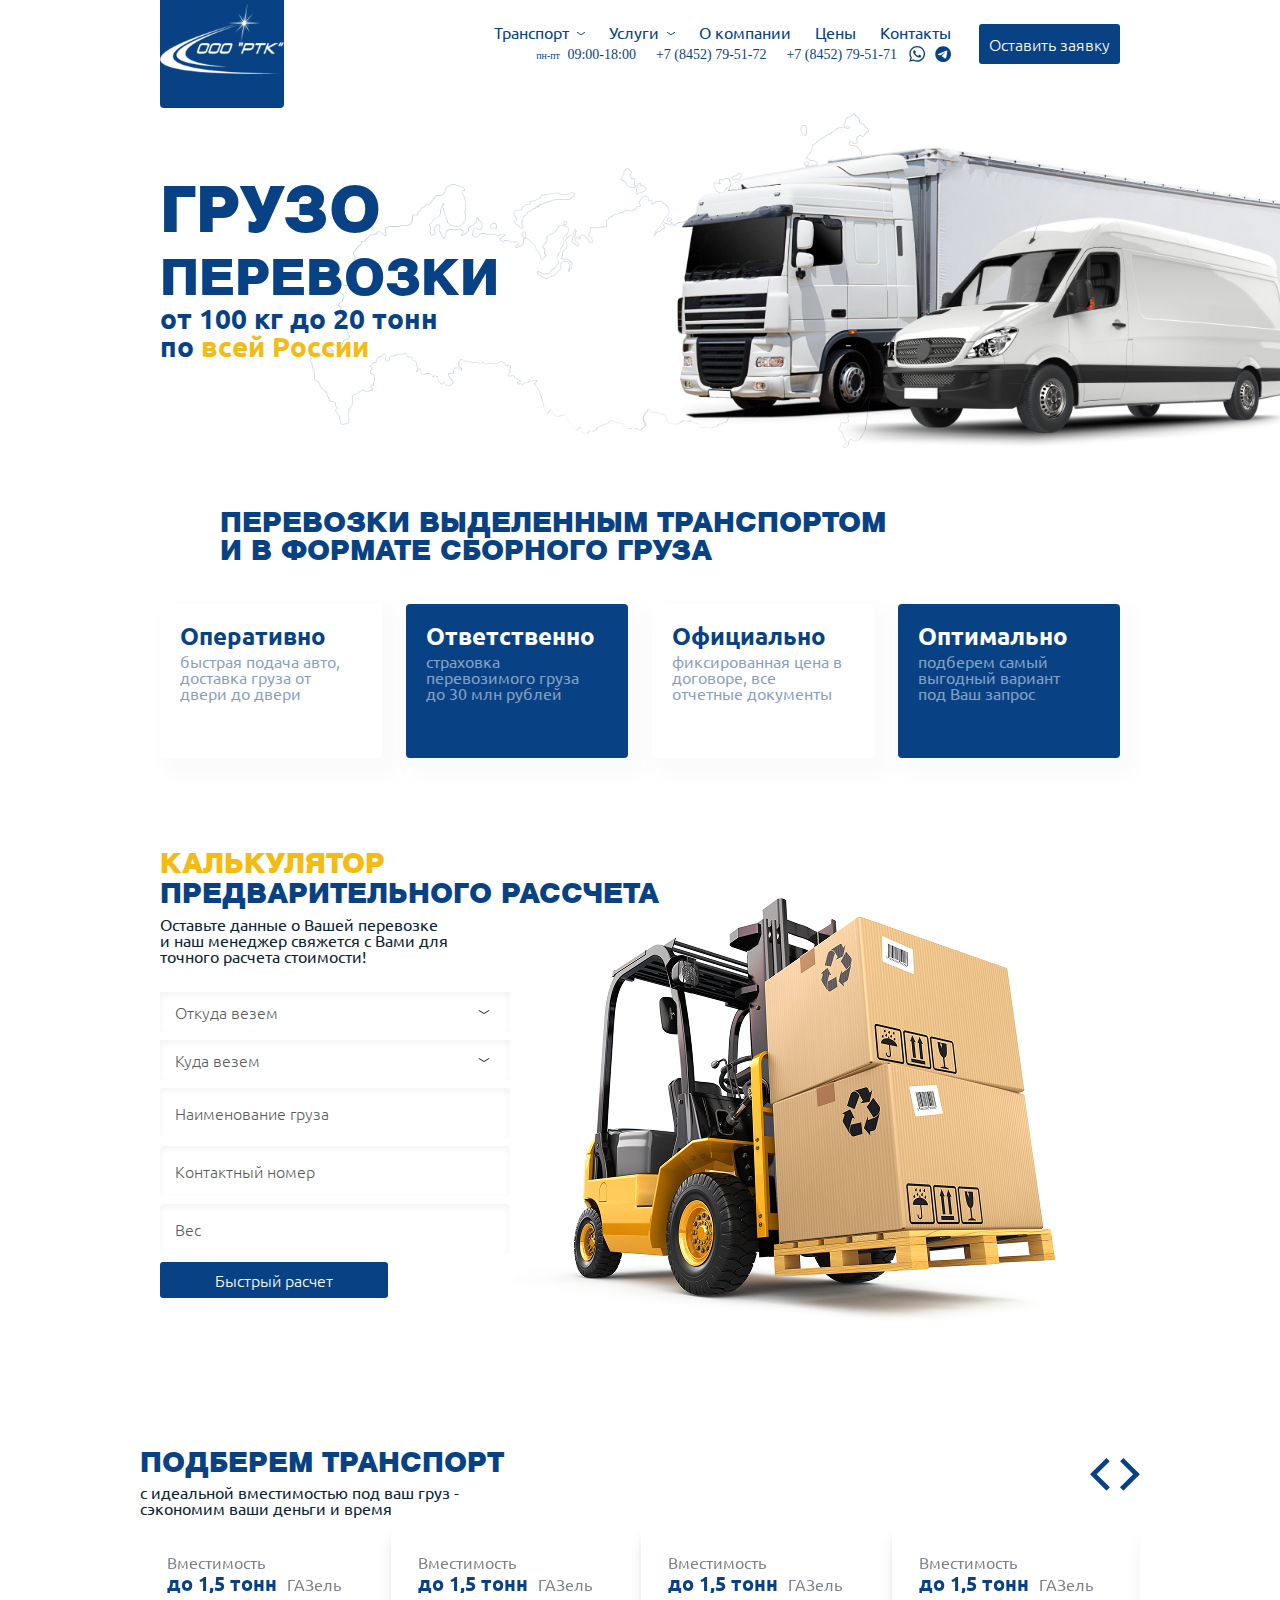
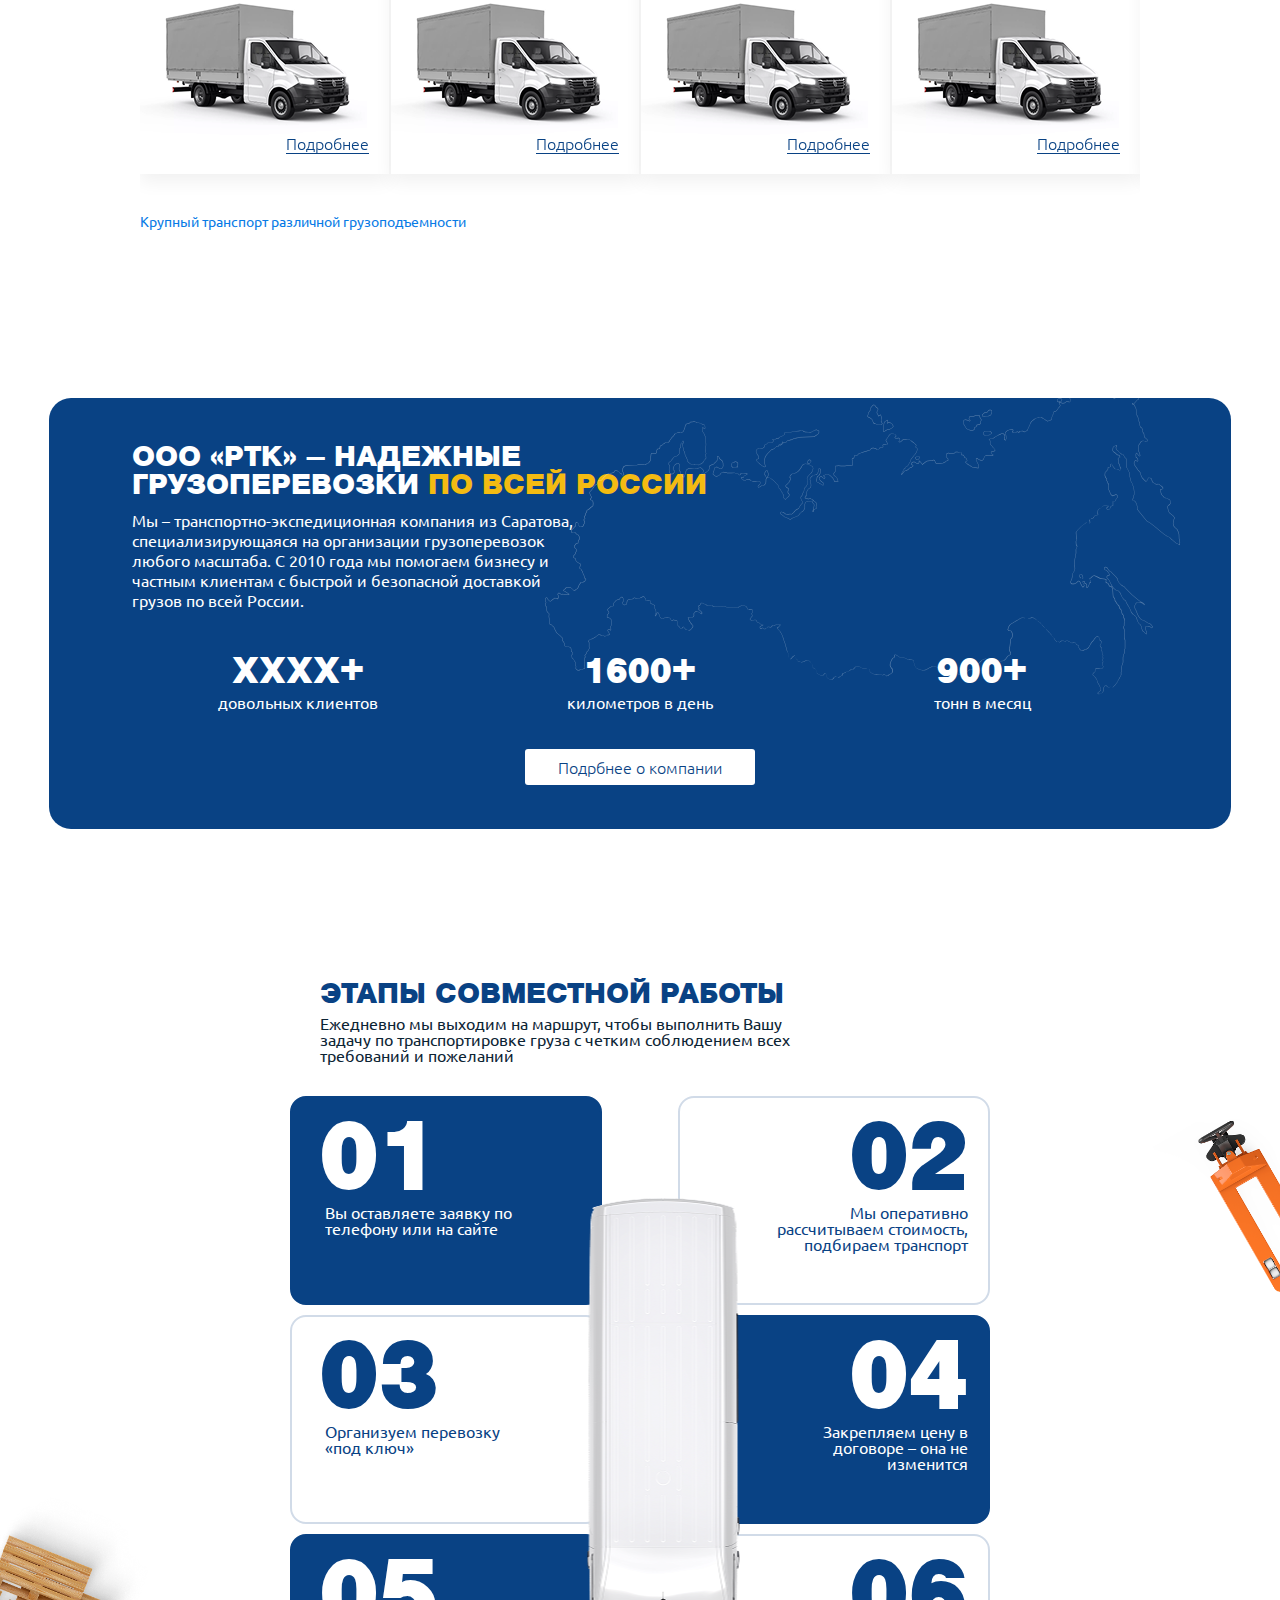
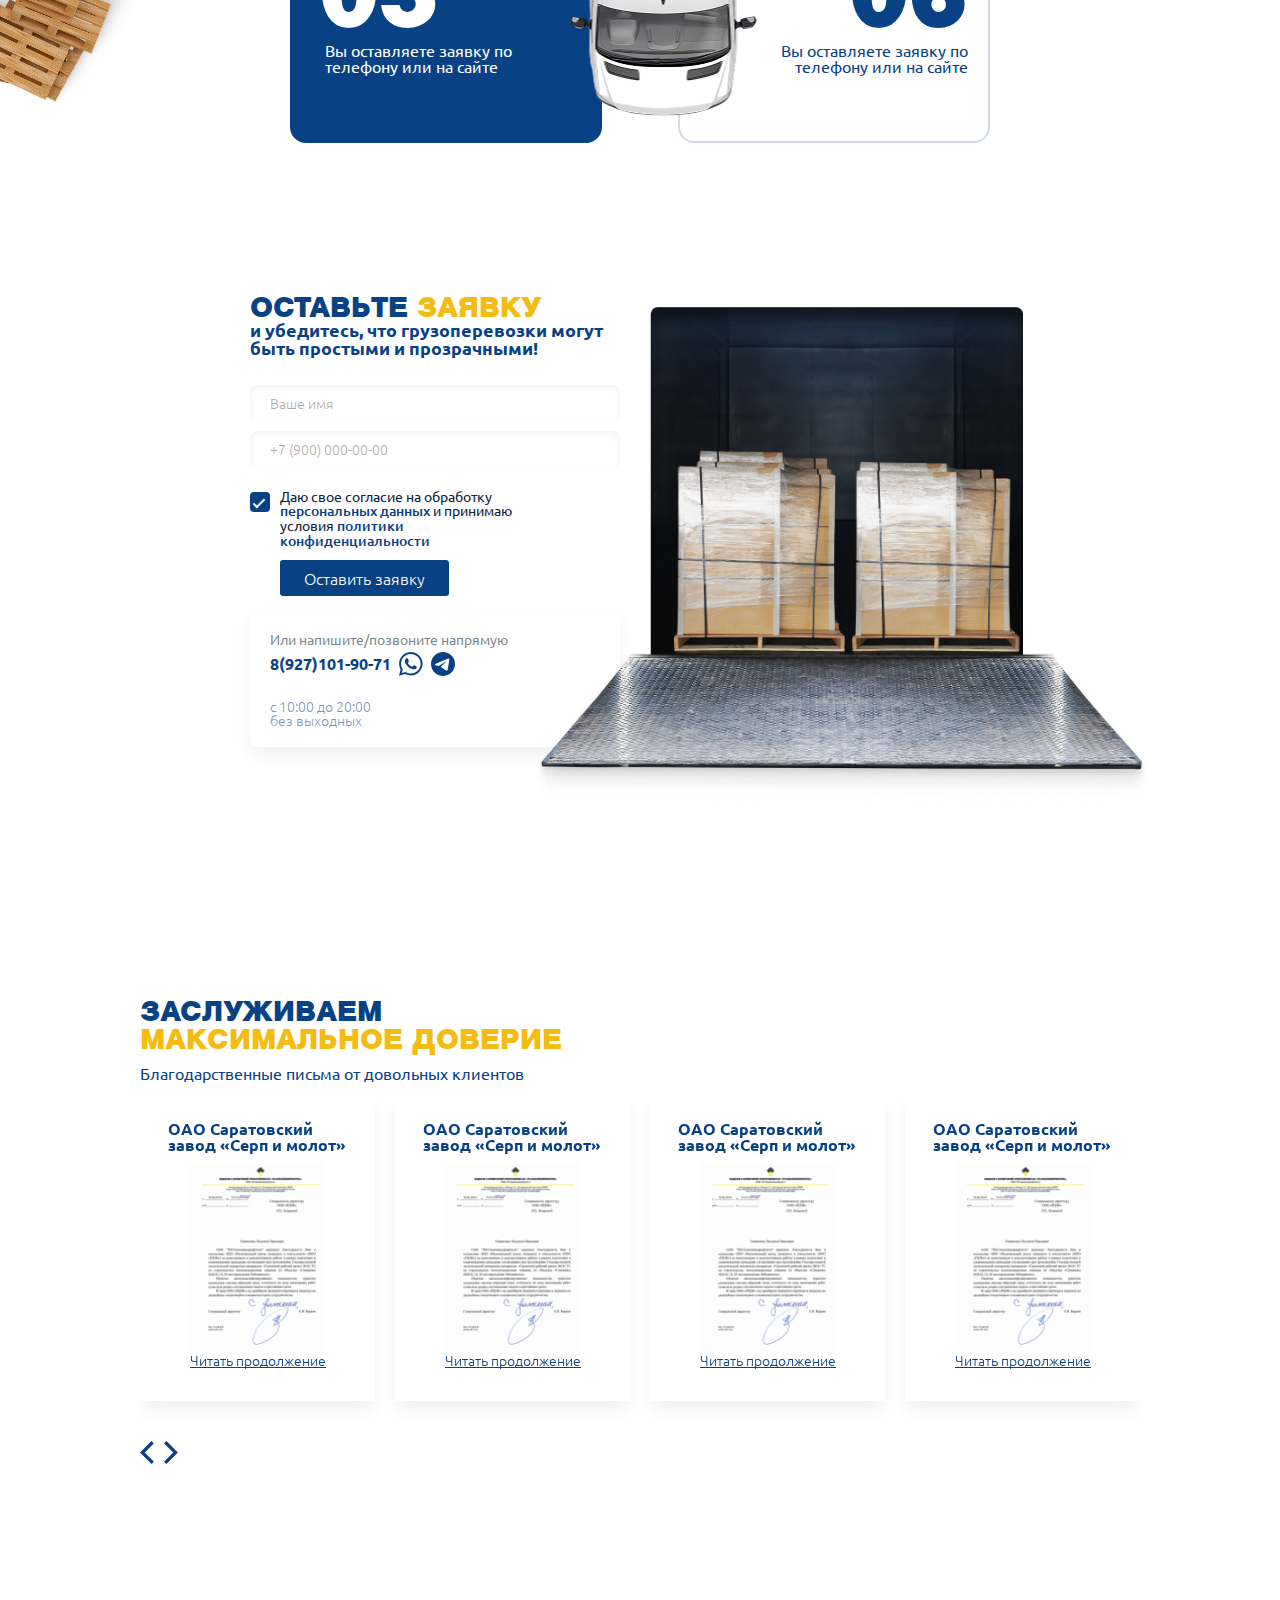
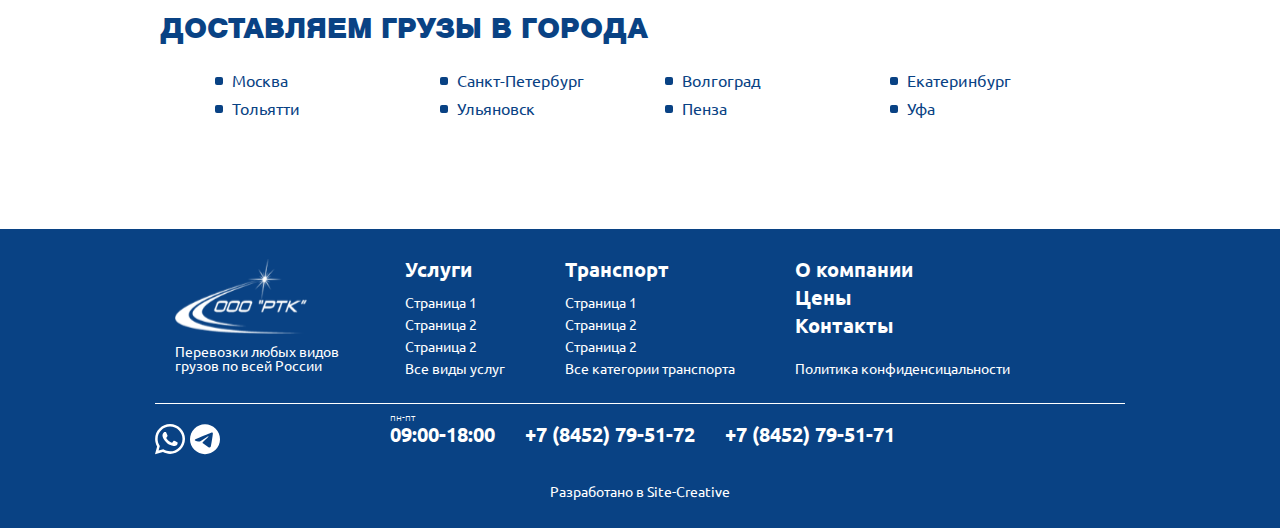
<file: index.html>
<!DOCTYPE html>
<html lang="en">

<head>
    <meta charset="UTF-8">
    <meta name="viewport" content="width=device-width, initial-scale=1.0">
    <link rel="stylesheet" href="https://cdn.jsdelivr.net/npm/swiper@10/swiper-bundle.min.css" />
    <link rel="stylesheet" href="style.css">
    <title>GRUZ</title>
</head>

<body>

    <header class="header">
        <div class="container">
            <div class="header_inner">
                <a class="header_logo" href="#">
                    <img src="assets/images/header_logo.svg" alt="logo">
                </a>
                <div class="header_item">
                    <div class="header_menu">
                        <a href="" class="header_menu_link header_menu_list">
                            Транспорт
                        </a>
                        <a href="" class="header_menu_link header_menu_list">
                            Услуги
                        </a>
                        <a href="" class="header_menu_link">
                            О компании
                        </a>
                        <a href="" class="header_menu_link">
                            Цены
                        </a>
                        <a href="" class="header_menu_link">
                            Контакты
                        </a>
                    </div>
                    <div class="header_social">
                        <div class="header_social_time">
                            <p>
                                пн-пт
                                <span>
                                    09:00-18:00
                                </span>
                            </p>
                        </div>
                        <a href="+78452795172" class="header_social_tell">
                            +7 (8452) 79-51-72
                        </a>
                        <a href="+78452795171" class="header_social_tell">
                            +7 (8452) 79-51-71
                        </a>
                        <div class="header_social_box">
                            <a href="" class="header_social_whats">
                                <img src="assets/images/header_whats.svg" alt="">
                            </a>
                            <a href="" class="header_social_telegr">
                                <img src="assets/images/header_telegr.svg" alt="">
                            </a>
                        </div>
                    </div>
                </div>
                <button class="header_btn btn">
                    Оставить заявку
                </button>
            </div>
            <div class="header_innerMob">
                <a href="" class="header_innerMob_logo">
                    <img src="assets/images/header_logo.svg" alt="">
                </a>
                <div class="header_innerMob_burger" id="burger">
                    <span></span>
                    <span></span>
                    <span></span>
                </div>
                <div class="overlay" id="overlay"></div>
                <div class="mobMenu" id="sideMenu">
                    <a class="header_logo_burger" href="#">
                        <img src="assets/images/header_logo.svg" alt="logo">
                    </a>
                    <div class="header_item">
                        <div class="header_menu">
                            <a href="" class="header_menu_link header_menu_list">
                                Транспорт
                            </a>
                            <a href="" class="header_menu_link header_menu_list">
                                Услуги
                            </a>
                            <a href="" class="header_menu_link">
                                О компании
                            </a>
                            <a href="" class="header_menu_link">
                                Цены
                            </a>
                            <a href="" class="header_menu_link">
                                Контакты
                            </a>
                        </div>
                        <div class="header_social">
                            <div class="header_social_time">
                                <p>
                                    пн-пт
                                    <span>
                                        09:00-18:00
                                    </span>
                                </p>
                            </div>
                            <a href="+78452795172" class="header_social_tell">
                                +7 (8452) 79-51-72
                            </a>
                            <a href="+78452795171" class="header_social_tell">
                                +7 (8452) 79-51-71
                            </a>
                            <div class="header_social_box">
                                <a href="" class="header_social_whats">
                                    <img src="assets/images/header_whats.svg" alt="">
                                </a>
                                <a href="" class="header_social_telegr">
                                    <img src="assets/images/header_telegr.svg" alt="">
                                </a>
                            </div>
                        </div>
                    </div>
                    <button class="header_btn btn">
                        Оставить заявку
                    </button>
                </div>
            </div>
        </div>
    </header>

    <main class="main">
        <section class="top">
            <div class="top_bg">
                <img src="assets/images/top_bgNew.png" alt="">
            </div>
            <div class="top_bg_mob">
                <img src="assets/images/top_bgNewMob.png" alt="">
            </div>
            <div class="container">
                <div class="top_inner">
                    <h1 class="top_inner_title">
                        грузо
                        <span>
                            перевозки
                        </span>
                    </h1>
                    <h1 class="top_inner_title top_inner_titleMob">
                        грузоперевозки
                    </h1>
                    <p class="top_inner_text">
                        от 100 кг до 20 тонн по
                        <span>
                            всей России
                        </span>
                    </p>
                </div>
            </div>
        </section>

        <section class="howWeWork">
            <div class="container">
                <h3 class="howWeWork_title">
                    Перевозки выделенным транспортом и в формате сборного груза
                </h3>
                <div class="howWeWork_inner">
                    <div class="howWeWork_item">
                        <h4 class="howWeWork_item_title">
                            Оперативно
                        </h4>
                        <p class="howWeWork_item_text">
                            быстрая подача авто, доставка груза от двери до двери
                        </p>
                    </div>
                    <div class="howWeWork_item blue">
                        <h4 class="howWeWork_item_title">
                            Ответственно
                        </h4>
                        <p class="howWeWork_item_text">
                            страховка перевозимого груза до 30 млн рублей
                        </p>
                    </div>
                    <div class="howWeWork_item">
                        <h4 class="howWeWork_item_title">
                            Официально
                        </h4>
                        <p class="howWeWork_item_text">
                            фиксированная цена в договоре, все отчетные документы
                        </p>
                    </div>
                    <div class="howWeWork_item blue">
                        <h4 class="howWeWork_item_title">
                            Оптимально
                        </h4>
                        <p class="howWeWork_item_text">
                            подберем самый выгодный вариант под Ваш запрос
                        </p>
                    </div>
                </div>
            </div>
        </section>

        <section class="calc">
            <div class="container">
                <div class="calc_inner">
                    <div class="calc_bg">
                        <img src="assets/images/calcBg.png" alt="">
                    </div>
                    <h3 class="calc_title">
                        <span>
                            Калькулятор
                        </span>
                        предварительного рассчета
                    </h3>
                    <p class="calc_text">
                        Оставьте данные о Вашей перевозке и наш менеджер свяжется с
                        Вами для точного расчета стоимости!
                    </p>
                    <form class="calc_form" id="calc_form">
                        <div class="custom-select-wrapper">
                            <div class="custom-select-display">Откуда везем</div>
                            <div class="calc_arrow_box">
                                <img src="assets/images/calc_arrow.svg" alt="">
                            </div>
                            <div class="custom-select-options">
                                <div class="option" data-value="moscow">Москва</div>
                                <div class="option" data-value="spb">Санкт-Петербург</div>
                                <div class="option" data-value="ekb">Екатеринбург</div>
                                <div class="option" data-value="moscow">Москва</div>
                                <div class="option" data-value="spb">Санкт-Петербург</div>
                                <div class="option" data-value="ekb">Екатеринбург</div>
                                <div class="option" data-value="moscow">Москва</div>
                                <div class="option" data-value="spb">Санкт-Петербург</div>
                                <div class="option" data-value="ekb">Екатеринбург</div>
                            </div>
                            <input type="hidden" id="from" name="откуда" />
                        </div>
                        <div class="custom-select-wrapper">
                            <div class="custom-select-display">Куда везем</div>
                            <div class="calc_arrow_box">
                                <img src="assets/images/calc_arrow.svg" alt="">
                            </div>
                            <div class="custom-select-options">
                                <div class="option" data-value="moscow">Москва</div>
                                <div class="option" data-value="spb">Санкт-Петербург</div>
                                <div class="option" data-value="ekb">Екатеринбург</div>
                                <div class="option" data-value="moscow">Москва</div>
                                <div class="option" data-value="spb">Санкт-Петербург</div>
                                <div class="option" data-value="ekb">Екатеринбург</div>
                                <div class="option" data-value="moscow">Москва</div>
                                <div class="option" data-value="spb">Санкт-Петербург</div>
                                <div class="option" data-value="ekb">Екатеринбург</div>
                            </div>
                            <input type="hidden" id="to" name="куда" />
                        </div>
                        <input type="text" id="cargo" name="груз" placeholder="Наименование груза">
                        <input type="text" id="phone" name="телефон" placeholder="Контактный номер">
                        <input type="text" id="weight" name="вес" placeholder="Вес">
                        <button id="calcBtn" type="submit" class="calc_btn btn">Быстрый расчет</button>
                    </form>
                </div>
            </div>
        </section>

        <section class="transport">
            <div class="container">
                <h3 class="transport_title">
                    Подберем транспорт
                </h3>
                <p class="transport_text">
                    с идеальной вместимостью под ваш груз - сэкономим ваши деньги и время
                </p>

                <div class="transport_inner">
                    <div class="swiper-wrapper">
                        <div class="transport_item swiper-slide">
                            <p class="transport_item_text">
                                Вместимость
                            </p>
                            <p class="transport_item_subText">
                                до 1,5 тонн
                                <span class="transport_item_text">
                                    ГАЗель
                                </span>
                            </p>
                            <div class="transport_item_img">
                                <img src="assets/images/transport_item_img.png" alt="">
                            </div>
                            <a href="#" class="transport_item_link">
                                Подробнее
                            </a>
                        </div>
                        <div class="transport_item swiper-slide">
                            <p class="transport_item_text">
                                Вместимость
                            </p>
                            <p class="transport_item_subText">
                                до 1,5 тонн
                                <span class="transport_item_text">
                                    ГАЗель
                                </span>
                            </p>
                            <div class="transport_item_img">
                                <img src="assets/images/transport_item_img.png" alt="">
                            </div>
                            <a href="#" class="transport_item_link">
                                Подробнее
                            </a>
                        </div>
                        <div class="transport_item swiper-slide">
                            <p class="transport_item_text">
                                Вместимость
                            </p>
                            <p class="transport_item_subText">
                                до 1,5 тонн
                                <span class="transport_item_text">
                                    ГАЗель
                                </span>
                            </p>
                            <div class="transport_item_img">
                                <img src="assets/images/transport_item_img.png" alt="">
                            </div>
                            <a href="#" class="transport_item_link">
                                Подробнее
                            </a>
                        </div>
                        <div class="transport_item swiper-slide">
                            <p class="transport_item_text">
                                Вместимость
                            </p>
                            <p class="transport_item_subText">
                                до 1,5 тонн
                                <span class="transport_item_text">
                                    ГАЗель
                                </span>
                            </p>
                            <div class="transport_item_img">
                                <img src="assets/images/transport_item_img.png" alt="">
                            </div>
                            <a href="#" class="transport_item_link">
                                Подробнее
                            </a>
                        </div>
                        <div class="transport_item swiper-slide">
                            <p class="transport_item_text">
                                Вместимость
                            </p>
                            <p class="transport_item_subText">
                                до 1,5 тонн
                                <span class="transport_item_text">
                                    ГАЗель
                                </span>
                            </p>
                            <div class="transport_item_img">
                                <img src="assets/images/transport_item_img.png" alt="">
                            </div>
                            <a href="#" class="transport_item_link">
                                Подробнее
                            </a>
                        </div>
                        <div class="transport_item swiper-slide">
                            <p class="transport_item_text">
                                Вместимость
                            </p>
                            <p class="transport_item_subText">
                                до 1,5 тонн
                                <span class="transport_item_text">
                                    ГАЗель
                                </span>
                            </p>
                            <div class="transport_item_img">
                                <img src="assets/images/transport_item_img.png" alt="">
                            </div>
                            <a href="#" class="transport_item_link">
                                Подробнее
                            </a>
                        </div>
                    </div>

                </div>
                <div class="transport_inner_btnBox">
                    <div class="transport_inner_btnPrev">
                        <img src="assets/images/trust_slider_btnPrew.svg" alt="">
                    </div>
                    <div class="transport_inner_btnNext">
                        <img src="assets/images/trust_slider_btnNext.svg" alt="">
                    </div>
                </div>

                <p class="transport_bottomText">
                    Крупный транспорт различной грузоподъемности
                </p>
            </div>

        </section>

        <section class="mainAbout">
            <div class="mainAbout_bg">
                <img src="assets/images/mainAbout_bg.svg" alt="">
            </div>
            <h3 class="mainAbout_title">
                ООО «РТК» – надежные грузоперевозки
                <span>по всей России</span>
            </h3>
            <p class="mainAbout_text">
                Мы – транспортно-экспедиционная компания из Саратова, специализирующаяся на организации грузоперевозок
                любого масштаба. С 2010 года мы помогаем бизнесу и частным клиентам с быстрой и безопасной доставкой
                грузов
                по всей России.
            </p>
            <div class="mainAbout_inner">
                <div class="mainAbout_item">
                    <p class="mainAbout_topText">
                        ХХХХ+
                    </p>
                    <p class="mainAbout_bottomText">
                        довольных клиентов
                    </p>
                </div>
                <div class="mainAbout_item">
                    <p class="mainAbout_topText">
                        1600+
                    </p>
                    <p class="mainAbout_bottomText">
                        километров в день
                    </p>
                </div>
                <div class="mainAbout_item">
                    <p class="mainAbout_topText">
                        900+
                    </p>
                    <p class="mainAbout_bottomText">
                        тонн в месяц
                    </p>
                </div>
            </div>
            <a href="" class="mainAbout_link">Подрбнее о компании</a>
        </section>

        <section class="stages">
            <div class="stages_bg1">
                <img src="assets/images/stages_bg1.png" alt="">
            </div>
            <div class="stages_bg2">
                <img src="assets/images/stages_bg2.png" alt="">
            </div>
            <div class="stages_bg2_mob">
                <img src="assets/images/stages_bg2_mob.png" alt="">
            </div>
            <div class="stages_bg3">
                <img src="assets/images/stages_bg3.png" alt="">
            </div>
            <div class="stages_wrapper">
                <h3 class="stages_title">
                    Этапы совместной работы
                </h3>
                <p class="stages_subTitle">
                    Ежедневно мы выходим на маршрут, чтобы выполнить Вашу задачу по транспортировке груза с четким
                    соблюдением всех требований и пожеланий
                </p>
                <div class="stages_inner">
                    <div class="stages_item blue">
                        <h4>
                            01
                        </h4>
                        <p>
                            Вы оставляете заявку
                            по телефону или на сайте
                        </p>
                    </div>
                    <div class="stages_item">
                        <h4>
                            02
                        </h4>
                        <p>
                            Мы оперативно рассчитываем стоимость, подбираем транспорт
                        </p>
                    </div>
                    <div class="stages_item">
                        <h4>
                            03
                        </h4>
                        <p>
                            Организуем перевозку «под ключ»
                        </p>
                    </div>
                    <div class="stages_item blue">
                        <h4>
                            04
                        </h4>
                        <p>
                            Закрепляем цену в договоре –
                            она не изменится
                        </p>
                    </div>
                    <div class="stages_item blue">
                        <h4>
                            05
                        </h4>
                        <p>
                            Вы оставляете заявку
                            по телефону или на сайте
                        </p>
                    </div>
                    <div class="stages_item">
                        <h4>
                            06
                        </h4>
                        <p>
                            Вы оставляете заявку
                            по телефону или на сайте
                        </p>
                    </div>
                </div>
            </div>

        </section>

        <section class="application">
            <div class="application_wrapper">
                <div class="application_bg">
                    <img src="assets/images/application_bg.png" alt="">
                </div>
                <div class="application_inner">
                    <h3 class="application_title">
                        Оставьте
                        <span>
                            заявку
                        </span>
                    </h3>
                    <p class="application_subtitle">
                        и убедитесь, что грузоперевозки могут быть простыми и прозрачными!
                    </p>
                    <form class="feedback">
                        <input class="feedback_name" type="text" placeholder="Ваше имя">
                        <input class="feedback_name" type="tel" placeholder="+7 (900) 000-00-00">
                        <div class="feedback_agreement">
                            <input type="checkbox" id="info" name="info" checked>
                            <label for="info">
                                Даю свое согласие на обработку
                                <a href="">
                                    персональных данных
                                </a>
                                и принимаю условия
                                <a href="">
                                    политики конфиденциальности
                                </a>
                            </label>
                        </div>
                        <button class="feedback_btn btn">Оставить заявку</button>
                    </form>
                    <div class="application_item">
                        <p class="application_item_text">
                            Или напишите/позвоните напрямую
                        </p>
                        <div class="application_item_box">
                            <a class="application_item_box_tel" href="+79271019071">8(927)101-90-71</a>
                            <a class="application_item_box_svg" href="">
                                <img src="assets/images/application_item_tel.svg" alt="">
                            </a>
                            <a class="application_item_box_svg" href="">
                                <img src="assets/images/application_item_telegr.svg" alt="">
                            </a>

                        </div>
                        <div class="application_item_time">
                            <p>
                                с
                                <span>10:00</span>
                                до
                                <span>20:00</span>
                                <br>
                                без выходных
                            </p>
                        </div>
                    </div>
                </div>
            </div>
        </section>

        <section class="trust">
            <h3 class="trust_title">
                Заслуживаем
                <span>максимальное доверие</span>
            </h3>
            <p class="trust_subtitle">
                Благодарственные письма от довольных клиентов
            </p>
            <div class="swiper trust_slider">
                <div class="swiper-wrapper">
                    <div class="swiper-slide">
                        <div class="trust_slide">
                            <h4 class="trust_slide_title">
                                ОАО Саратовский завод «Серп и молот»
                            </h4>
                            <div class="trust_slide_img">
                                <img src="assets/images/trust_slide_img.png" alt="">
                            </div>
                            <a href="" class="trust_slide_link">
                                Читать продолжение
                            </a>
                        </div>
                    </div>
                    <div class="swiper-slide">
                        <div class="trust_slide">
                            <h4 class="trust_slide_title">
                                ОАО Саратовский завод «Серп и молот»
                            </h4>
                            <div class="trust_slide_img">
                                <img src="assets/images/trust_slide_img.png" alt="">
                            </div>
                            <a href="" class="trust_slide_link">
                                Читать продолжение
                            </a>
                        </div>
                    </div>
                    <div class="swiper-slide">
                        <div class="trust_slide">
                            <h4 class="trust_slide_title">
                                ОАО Саратовский завод «Серп и молот»
                            </h4>
                            <div class="trust_slide_img">
                                <img src="assets/images/trust_slide_img.png" alt="">
                            </div>
                            <a href="" class="trust_slide_link">
                                Читать продолжение
                            </a>
                        </div>
                    </div>
                    <div class="swiper-slide">
                        <div class="trust_slide">
                            <h4 class="trust_slide_title">
                                ОАО Саратовский завод «Серп и молот»
                            </h4>
                            <div class="trust_slide_img">
                                <img src="assets/images/trust_slide_img.png" alt="">
                            </div>
                            <a href="" class="trust_slide_link">
                                Читать продолжение
                            </a>
                        </div>
                    </div>
                    <div class="swiper-slide">
                        <div class="trust_slide">
                            <h4 class="trust_slide_title">
                                ОАО Саратовский завод «Серп и молот»
                            </h4>
                            <div class="trust_slide_img">
                                <img src="assets/images/trust_slide_img.png" alt="">
                            </div>
                            <a href="" class="trust_slide_link">
                                Читать продолжение
                            </a>
                        </div>
                    </div>
                    <div class="swiper-slide">
                        <div class="trust_slide">
                            <h4 class="trust_slide_title">
                                ОАО Саратовский завод «Серп и молот»
                            </h4>
                            <div class="trust_slide_img">
                                <img src="assets/images/trust_slide_img.png" alt="">
                            </div>
                            <a href="" class="trust_slide_link">
                                Читать продолжение
                            </a>
                        </div>
                    </div>
                    <div class="swiper-slide">
                        <div class="trust_slide">
                            <h4 class="trust_slide_title">
                                ОАО Саратовский завод «Серп и молот»
                            </h4>
                            <div class="trust_slide_img">
                                <img src="assets/images/trust_slide_img.png" alt="">
                            </div>
                            <a href="" class="trust_slide_link">
                                Читать продолжение
                            </a>
                        </div>
                    </div>
                </div>
            </div>
            <div class="trust_slider_btnBox">
                <div class="trust_slider_btnPrew">
                    <img src="assets/images/trust_slider_btnPrew.svg" alt="">
                </div>
                <div class="trust_slider_btnNext">
                    <img src="assets/images/trust_slider_btnNext.svg" alt="">
                </div>
            </div>
        </section>

        <section class="cities">
            <div class="container">
                <h3 class="cities_title title">
                    Доставляем грузы в города
                </h3>
                <ul class="cities_list">
                    <li>
                        Москва
                    </li>
                    <li>
                        Санкт-Петербург
                    </li>
                    <li>
                        Волгоград
                    </li>
                    <li>
                        Екатеринбург
                    </li>
                    <li>
                        Тольятти
                    </li>
                    <li>
                        Ульяновск
                    </li>
                    <li>
                        Пенза
                    </li>
                    <li>
                        Уфа
                    </li>
                </ul>
            </div>
        </section>

    </main>

    <footer class="footer">
        <div class="footer_wrapper">
            <div class="footer_top">
                <div class="footer_item">
                    <div class="footer_logo">
                        <img src="assets/images/footer_logo.svg" alt="">
                    </div>
                    <p class="footer_text">
                        Перевозки любых видов грузов по всей России
                    </p>
                    <div class="footer_center_soc mobile">
                        <a href="">
                            <img src="assets/images/footer_pfon.svg" alt="">
                        </a>
                        <a href="">
                            <img src="assets/images/footer_telegr.svg" alt="">
                        </a>
                    </div>
                </div>
                <div class="footer_item">
                    <a href="" class="footer_item_title">
                        Услуги
                    </a>
                    <a href="" class="footer_item_link">
                        Страница 1
                    </a>
                    <a href="" class="footer_item_link">
                        Страница 2
                    </a>
                    <a href="" class="footer_item_link">
                        Страница 2
                    </a>
                    <a href="" class="footer_item_link">
                        Все виды услуг
                    </a>
                </div>
                <div class="footer_item">
                    <a href="" class="footer_item_title">
                        Транспорт
                    </a>
                    <a href="" class="footer_item_link">
                        Страница 1
                    </a>
                    <a href="" class="footer_item_link">
                        Страница 2
                    </a>
                    <a href="" class="footer_item_link">
                        Страница 2
                    </a>
                    <a href="" class="footer_item_link">
                        Все категории транспорта
                    </a>
                </div>
                <div class="footer_item">
                    <a href="" class="footer_item_title">
                        О компании
                    </a>
                    <a href="" class="footer_item_title">
                        Цены
                    </a>
                    <a href="" class="footer_item_title">
                        Контакты
                    </a>
                    <a href="" class="footer_item_link bottom">
                        Политика конфиденсицальности
                    </a>
                </div>
            </div>
            <div class="footer_center">
                <div class="footer_center_soc">
                    <a href="">
                        <img src="assets/images/footer_pfon.svg" alt="">
                    </a>
                    <a href="">
                        <img src="assets/images/footer_telegr.svg" alt="">
                    </a>
                </div>
                <div class="footer_center_inner">
                    <div class="footer_center_item">
                        <div class="footer_center_time">
                            <span>пн-пт</span>
                            09:00-18:00
                        </div>
                    </div>
                    <div class="footer_center_item">
                        <a href="+78452795172" class="footer_center_item_tel">+7 (8452) 79-51-72</a>
                    </div>
                    <div class="footer_center_item">
                        <a href="+78452795171" class="footer_center_item_tel">+7 (8452) 79-51-71</a>
                    </div>
                </div>
            </div>
            <div class="footer_bottom">
                <p>
                    Разработано в Site-Creative
                </p>
            </div>
        </div>
    </footer>


</body>
<script src="https://cdn.jsdelivr.net/npm/swiper@10/swiper-bundle.min.js"></script>
<script src="script.js"></script>

</html>
</file>
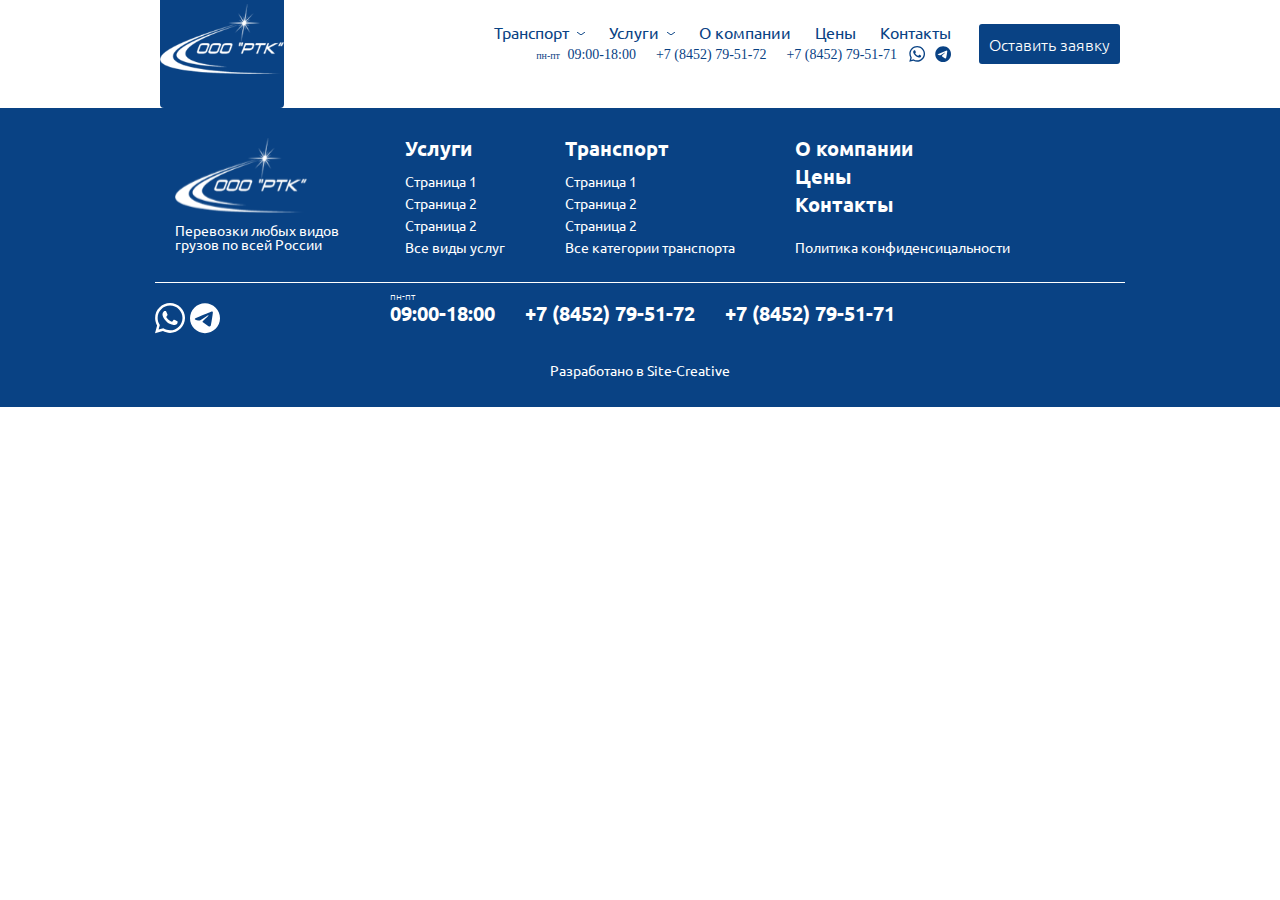
<file: company.html>
<!DOCTYPE html>
<html lang="en">

<head>
    <meta charset="UTF-8">
    <meta name="viewport" content="width=device-width, initial-scale=1.0">
    <link rel="stylesheet" href="https://cdn.jsdelivr.net/npm/swiper@10/swiper-bundle.min.css" />
    <link rel="stylesheet" href="style.css">
    <title>GRUZ</title>
</head>

<body>

    <header class="header">
        <div class="container">
            <div class="header_inner">
                <a class="header_logo" href="#">
                    <img src="assets/images/header_logo.svg" alt="logo">
                </a>
                <div class="header_item">
                    <div class="header_menu">
                        <a href="" class="header_menu_link header_menu_list">
                            Транспорт
                        </a>
                        <a href="" class="header_menu_link header_menu_list">
                            Услуги
                        </a>
                        <a href="" class="header_menu_link">
                            О компании
                        </a>
                        <a href="" class="header_menu_link">
                            Цены
                        </a>
                        <a href="" class="header_menu_link">
                            Контакты
                        </a>
                    </div>
                    <div class="header_social">
                        <div class="header_social_time">
                            <p>
                                пн-пт
                                <span>
                                    09:00-18:00
                                </span>
                            </p>
                        </div>
                        <a href="+78452795172" class="header_social_tell">
                            +7 (8452) 79-51-72
                        </a>
                        <a href="+78452795171" class="header_social_tell">
                            +7 (8452) 79-51-71
                        </a>
                        <div class="header_social_box">
                            <a href="" class="header_social_whats">
                                <img src="assets/images/header_whats.svg" alt="">
                            </a>
                            <a href="" class="header_social_telegr">
                                <img src="assets/images/header_telegr.svg" alt="">
                            </a>
                        </div>
                    </div>
                </div>
                <button class="header_btn btn">
                    Оставить заявку
                </button>
            </div>
            <div class="header_innerMob">
                <a href="" class="header_innerMob_logo">
                    <img src="assets/images/header_logo.svg" alt="">
                </a>
                <div class="header_innerMob_burger" id="burger">
                    <span></span>
                    <span></span>
                    <span></span>
                </div>
                <div class="overlay" id="overlay"></div>
                <div class="mobMenu" id="sideMenu">
                    <a class="header_logo_burger" href="#">
                        <img src="assets/images/header_logo.svg" alt="logo">
                    </a>
                    <div class="header_item">
                        <div class="header_menu">
                            <a href="" class="header_menu_link header_menu_list">
                                Транспорт
                            </a>
                            <a href="" class="header_menu_link header_menu_list">
                                Услуги
                            </a>
                            <a href="" class="header_menu_link">
                                О компании
                            </a>
                            <a href="" class="header_menu_link">
                                Цены
                            </a>
                            <a href="" class="header_menu_link">
                                Контакты
                            </a>
                        </div>
                        <div class="header_social">
                            <div class="header_social_time">
                                <p>
                                    пн-пт
                                    <span>
                                        09:00-18:00
                                    </span>
                                </p>
                            </div>
                            <a href="+78452795172" class="header_social_tell">
                                +7 (8452) 79-51-72
                            </a>
                            <a href="+78452795171" class="header_social_tell">
                                +7 (8452) 79-51-71
                            </a>
                            <div class="header_social_box">
                                <a href="" class="header_social_whats">
                                    <img src="assets/images/header_whats.svg" alt="">
                                </a>
                                <a href="" class="header_social_telegr">
                                    <img src="assets/images/header_telegr.svg" alt="">
                                </a>
                            </div>
                        </div>
                    </div>
                    <button class="header_btn btn">
                        Оставить заявку
                    </button>
                </div>
            </div>
        </div>
    </header>

   <main>
    
   </main>

    <footer class="footer">
        <div class="footer_wrapper">
            <div class="footer_top">
                <div class="footer_item">
                    <div class="footer_logo">
                        <img src="assets/images/footer_logo.svg" alt="">
                    </div>
                    <p class="footer_text">
                        Перевозки любых видов грузов по всей России
                    </p>
                    <div class="footer_center_soc mobile">
                        <a href="">
                            <img src="assets/images/footer_pfon.svg" alt="">
                        </a>
                        <a href="">
                            <img src="assets/images/footer_telegr.svg" alt="">
                        </a>
                    </div>
                </div>
                <div class="footer_item">
                    <a href="" class="footer_item_title">
                        Услуги
                    </a>
                    <a href="" class="footer_item_link">
                        Страница 1
                    </a>
                    <a href="" class="footer_item_link">
                        Страница 2
                    </a>
                    <a href="" class="footer_item_link">
                        Страница 2
                    </a>
                    <a href="" class="footer_item_link">
                        Все виды услуг
                    </a>
                </div>
                <div class="footer_item">
                    <a href="" class="footer_item_title">
                        Транспорт
                    </a>
                    <a href="" class="footer_item_link">
                        Страница 1
                    </a>
                    <a href="" class="footer_item_link">
                        Страница 2
                    </a>
                    <a href="" class="footer_item_link">
                        Страница 2
                    </a>
                    <a href="" class="footer_item_link">
                        Все категории транспорта
                    </a>
                </div>
                <div class="footer_item">
                    <a href="" class="footer_item_title">
                        О компании
                    </a>
                    <a href="" class="footer_item_title">
                        Цены
                    </a>
                    <a href="" class="footer_item_title">
                        Контакты
                    </a>
                    <a href="" class="footer_item_link bottom">
                        Политика конфиденсицальности
                    </a>
                </div>
            </div>
            <div class="footer_center">
                <div class="footer_center_soc">
                    <a href="">
                        <img src="assets/images/footer_pfon.svg" alt="">
                    </a>
                    <a href="">
                        <img src="assets/images/footer_telegr.svg" alt="">
                    </a>
                </div>
                <div class="footer_center_inner">
                    <div class="footer_center_item">
                        <div class="footer_center_time">
                            <span>пн-пт</span>
                            09:00-18:00
                        </div>
                    </div>
                    <div class="footer_center_item">
                        <a href="+78452795172" class="footer_center_item_tel">+7 (8452) 79-51-72</a>
                    </div>
                    <div class="footer_center_item">
                        <a href="+78452795171" class="footer_center_item_tel">+7 (8452) 79-51-71</a>
                    </div>
                </div>
            </div>
            <div class="footer_bottom">
                <p>
                    Разработано в Site-Creative
                </p>
            </div>
        </div>
    </footer>


</body>
<script src="https://cdn.jsdelivr.net/npm/swiper@10/swiper-bundle.min.js"></script>
<script src="script.js"></script>

</html>
</file>
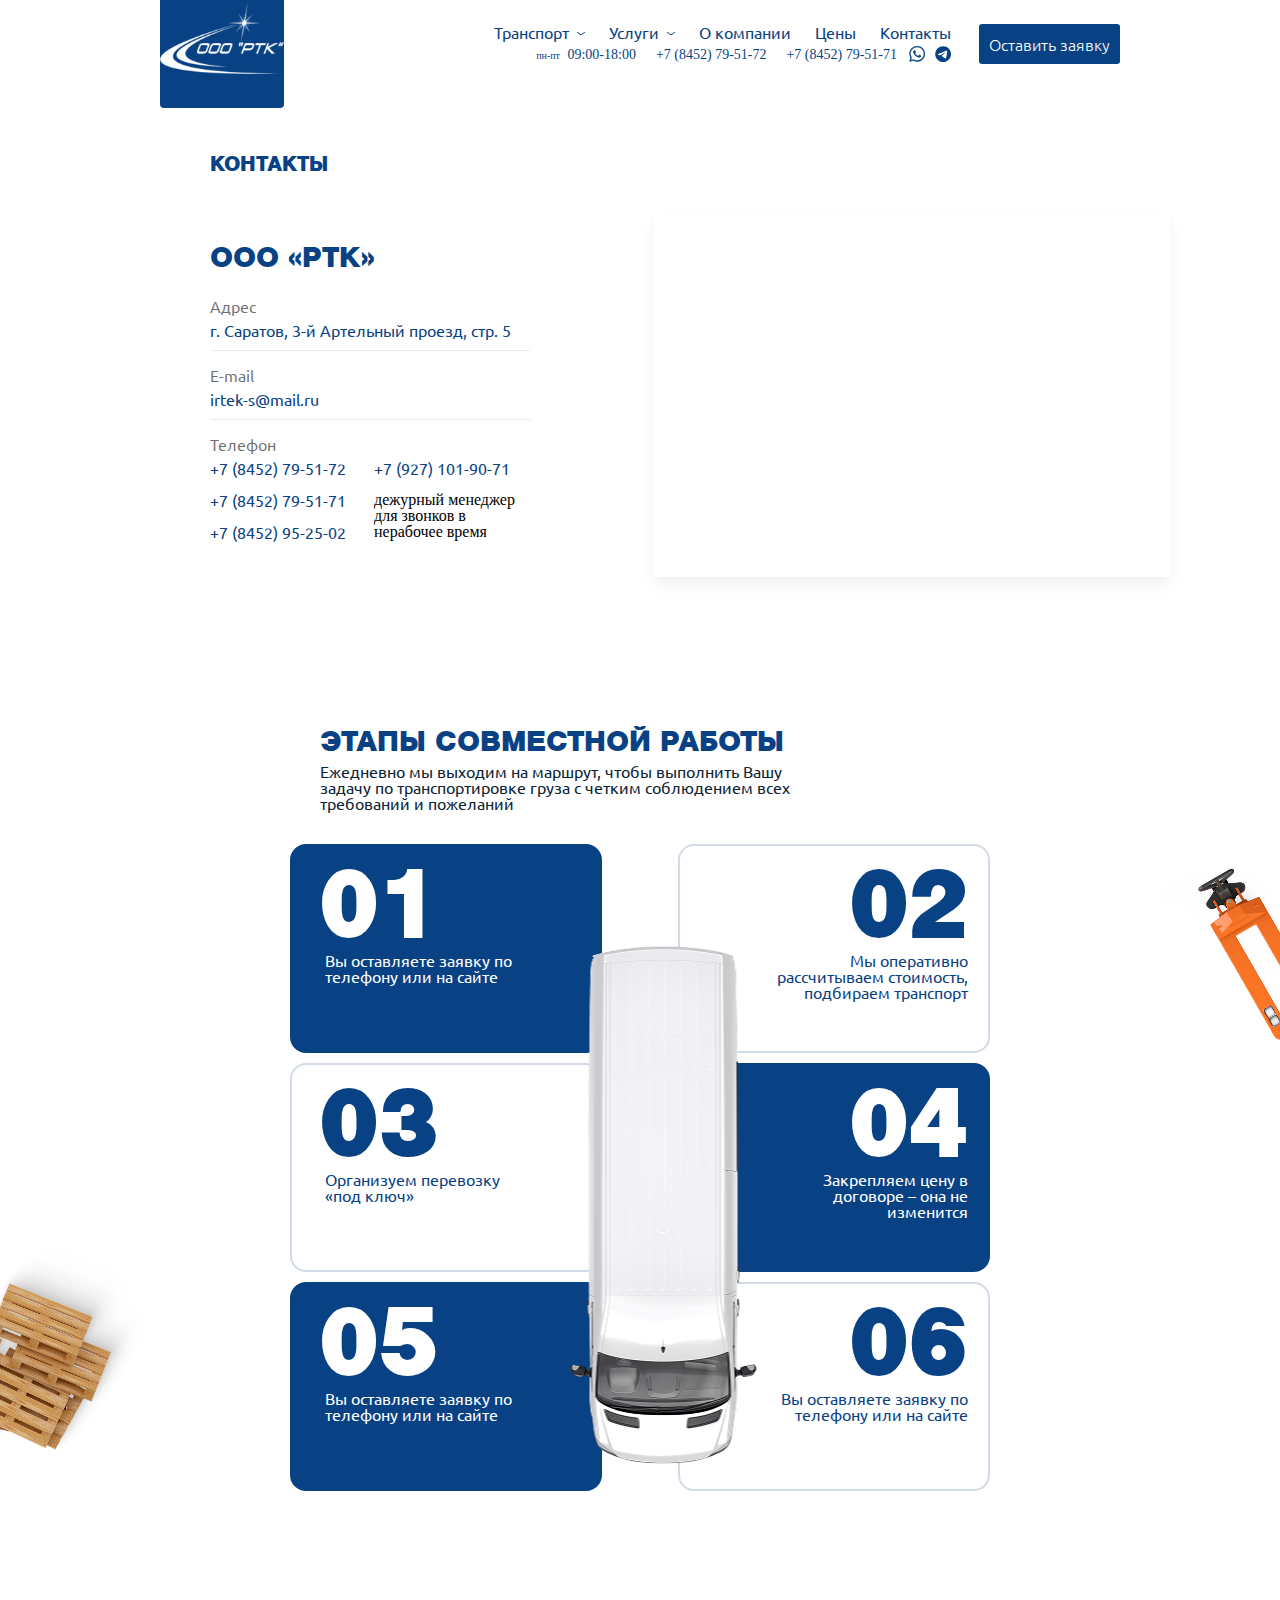
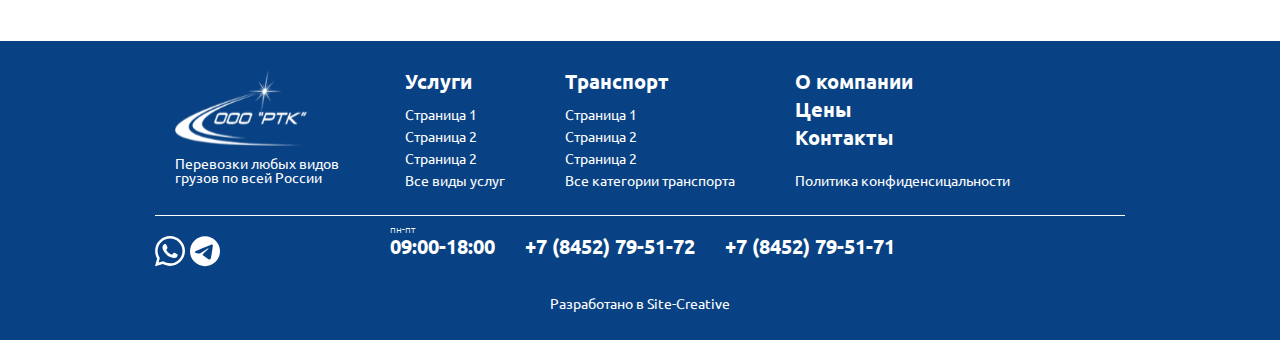
<file: contacts.html>
<!DOCTYPE html>
<html lang="en">

<head>
    <meta charset="UTF-8">
    <meta name="viewport" content="width=device-width, initial-scale=1.0">
    <link rel="stylesheet" href="https://cdn.jsdelivr.net/npm/swiper@10/swiper-bundle.min.css" />
    <link rel="stylesheet" href="style.css">
    <title>GRUZ</title>
</head>

<body>

    <header class="header">
        <div class="container">
            <div class="header_inner">
                <a class="header_logo" href="index.html">
                    <img src="assets/images/header_logo.svg" alt="logo">
                </a>
                <div class="header_item">
                    <div class="header_menu">
                        <a href="transport.html" class="header_menu_link header_menu_list">
                            Транспорт
                        </a>
                        <a href="directions.html" class="header_menu_link header_menu_list">
                            Услуги
                        </a>
                        <a href="company.html" class="header_menu_link">
                            О компании
                        </a>
                        <a href="" class="header_menu_link">
                            Цены
                        </a>
                        <a href="contacts.html" class="header_menu_link">
                            Контакты
                        </a>
                    </div>
                    <div class="header_social">
                        <div class="header_social_time">
                            <p>
                                пн-пт
                                <span>
                                    09:00-18:00
                                </span>
                            </p>
                        </div>
                        <a href="+78452795172" class="header_social_tell">
                            +7 (8452) 79-51-72
                        </a>
                        <a href="+78452795171" class="header_social_tell">
                            +7 (8452) 79-51-71
                        </a>
                        <div class="header_social_box">
                            <a href="" class="header_social_whats">
                                <img src="assets/images/header_whats.svg" alt="">
                            </a>
                            <a href="" class="header_social_telegr">
                                <img src="assets/images/header_telegr.svg" alt="">
                            </a>
                        </div>
                    </div>
                </div>
                <button class="header_btn btn">
                    Оставить заявку
                </button>
            </div>
            <div class="header_innerMob">
                <a href="index.html" class="header_innerMob_logo">
                    <img src="assets/images/header_logo.svg" alt="">
                </a>
                <div class="header_innerMob_burger" id="burger">
                    <span></span>
                    <span></span>
                    <span></span>
                </div>
                <div class="overlay" id="overlay"></div>
                <div class="mobMenu" id="sideMenu">
                    <a class="header_logo_burger" href="#">
                        <img src="assets/images/header_logo.svg" alt="logo">
                    </a>
                    <div class="header_item">
                        <div class="header_menu">
                            <a href="transport.html" class="header_menu_link header_menu_list">
                                Транспорт
                            </a>
                            <a href="directions.html" class="header_menu_link header_menu_list">
                                Услуги
                            </a>
                            <a href="company.html" class="header_menu_link">
                                О компании
                            </a>
                            <a href="" class="header_menu_link">
                                Цены
                            </a>
                            <a href="contacts.html" class="header_menu_link">
                                Контакты
                            </a>
                        </div>
                        <div class="header_social">
                            <div class="header_social_time">
                                <p>
                                    пн-пт
                                    <span>
                                        09:00-18:00
                                    </span>
                                </p>
                            </div>
                            <a href="+78452795172" class="header_social_tell">
                                +7 (8452) 79-51-72
                            </a>
                            <a href="+78452795171" class="header_social_tell">
                                +7 (8452) 79-51-71
                            </a>
                            <div class="header_social_box">
                                <a href="" class="header_social_whats">
                                    <img src="assets/images/header_whats.svg" alt="">
                                </a>
                                <a href="" class="header_social_telegr">
                                    <img src="assets/images/header_telegr.svg" alt="">
                                </a>
                            </div>
                        </div>
                    </div>
                    <button class="header_btn btn">
                        Оставить заявку
                    </button>
                </div>
            </div>
        </div>
    </header>

    <main class="main">

        <section class="contacts">
            <div class="container">
                <div class="contacts_inner">
                    <h1 class="contacts_title title">
                        Контакты
                    </h1>
                    <div class="contacts_wrapper">
                        <div class="contacts_item">
                            <h3 class="title">
                                ООО «РТК»
                            </h3>
                            <p>
                                Адрес
                            </p>
                            <a
                                href="https://yandex.ru/maps/194/saratov/?ll=45.975474%2C51.515207&mode=whatshere&whatshere%5Bpoint%5D=45.974817%2C51.515473&whatshere%5Bzoom%5D=18.32&z=18.32">
                                г. Саратов, 3-й Артельный проезд, стр. 5
                            </a>
                            <p>
                                E-mail
                            </p>
                            <a href="mailto:irtek-s@mail.ru">
                                irtek-s@mail.ru
                            </a>
                            <p>
                                Телефон
                            </p>
                            <div class="contacts_item_box">
                                <div>
                                   
                                    <a href="tel:+7(845)2795172" itemprop="telephone">
                                        +7 (8452) 79-51-72
                                    </a>
                                    <a href="tel:+7(845)2795171" itemprop="telephone">
                                        +7 (8452) 79-51-71
                                    </a>
                                    <a href="tel:+7(845)2952502" itemprop="telephone">
                                        +7 (8452) 95-25-02
                                    </a>
                                </div>
                                <div>
                                    <a href="tel:+7(927)1019071" itemprop="telephone">
                                        +7 (927) 101-90-71
                                    </a>
                                    <span>
                                        дежурный менеджер для звонков
                                        в нерабочее время
                                    </span>
                                </div>
                            </div>
                        </div>
                        <div class="contacts_map">
                            <div class="contacts_map_box">
                                <div class="contacts_map_ymap" id="ymap"></div>
                            </div>
                        </div>
                    </div>
                </div>
            </div>
        </section>

        <section class="stages">
            <div class="stages_bg1">
                <img src="assets/images/stages_bg1.png" alt="">
            </div>
            <div class="stages_bg2">
                <img src="assets/images/stages_bg2.png" alt="">
            </div>
            <div class="stages_bg2_mob">
                <img src="assets/images/stages_bg2_mob.png" alt="">
            </div>
            <div class="stages_bg3">
                <img src="assets/images/stages_bg3.png" alt="">
            </div>
            <div class="stages_wrapper">
                <h3 class="stages_title">
                    Этапы совместной работы
                </h3>
                <p class="stages_subTitle">
                    Ежедневно мы выходим на маршрут, чтобы выполнить Вашу задачу по транспортировке груза с четким
                    соблюдением всех требований и пожеланий
                </p>
                <div class="stages_inner">
                    <div class="stages_item blue">
                        <h4>
                            01
                        </h4>
                        <p>
                            Вы оставляете заявку
                            по телефону или на сайте
                        </p>
                    </div>
                    <div class="stages_item">
                        <h4>
                            02
                        </h4>
                        <p>
                            Мы оперативно рассчитываем стоимость, подбираем транспорт
                        </p>
                    </div>
                    <div class="stages_item">
                        <h4>
                            03
                        </h4>
                        <p>
                            Организуем перевозку «под ключ»
                        </p>
                    </div>
                    <div class="stages_item blue">
                        <h4>
                            04
                        </h4>
                        <p>
                            Закрепляем цену в договоре –
                            она не изменится
                        </p>
                    </div>
                    <div class="stages_item blue">
                        <h4>
                            05
                        </h4>
                        <p>
                            Вы оставляете заявку
                            по телефону или на сайте
                        </p>
                    </div>
                    <div class="stages_item">
                        <h4>
                            06
                        </h4>
                        <p>
                            Вы оставляете заявку
                            по телефону или на сайте
                        </p>
                    </div>
                </div>
            </div>

        </section>

    </main>



    <footer class="footer">
        <div class="footer_wrapper">
            <div class="footer_top">
                <div class="footer_item">
                    <div class="footer_logo">
                        <img src="assets/images/footer_logo.svg" alt="">
                    </div>
                    <p class="footer_text">
                        Перевозки любых видов грузов по всей России
                    </p>
                    <div class="footer_center_soc mobile">
                        <a href="">
                            <img src="assets/images/footer_pfon.svg" alt="">
                        </a>
                        <a href="">
                            <img src="assets/images/footer_telegr.svg" alt="">
                        </a>
                    </div>
                </div>
                <div class="footer_item">
                    <a href="" class="footer_item_title">
                        Услуги
                    </a>
                    <a href="" class="footer_item_link">
                        Страница 1
                    </a>
                    <a href="" class="footer_item_link">
                        Страница 2
                    </a>
                    <a href="" class="footer_item_link">
                        Страница 2
                    </a>
                    <a href="" class="footer_item_link">
                        Все виды услуг
                    </a>
                </div>
                <div class="footer_item">
                    <a href="" class="footer_item_title">
                        Транспорт
                    </a>
                    <a href="" class="footer_item_link">
                        Страница 1
                    </a>
                    <a href="" class="footer_item_link">
                        Страница 2
                    </a>
                    <a href="" class="footer_item_link">
                        Страница 2
                    </a>
                    <a href="" class="footer_item_link">
                        Все категории транспорта
                    </a>
                </div>
                <div class="footer_item">
                    <a href="" class="footer_item_title">
                        О компании
                    </a>
                    <a href="" class="footer_item_title">
                        Цены
                    </a>
                    <a href="" class="footer_item_title">
                        Контакты
                    </a>
                    <a href="" class="footer_item_link bottom">
                        Политика конфиденсицальности
                    </a>
                </div>
            </div>
            <div class="footer_center">
                <div class="footer_center_soc">
                    <a href="">
                        <img src="assets/images/footer_pfon.svg" alt="">
                    </a>
                    <a href="">
                        <img src="assets/images/footer_telegr.svg" alt="">
                    </a>
                </div>
                <div class="footer_center_inner">
                    <div class="footer_center_item">
                        <div class="footer_center_time">
                            <span>пн-пт</span>
                            09:00-18:00
                        </div>
                    </div>
                    <div class="footer_center_item">
                        <a href="+78452795172" class="footer_center_item_tel">+7 (8452) 79-51-72</a>
                    </div>
                    <div class="footer_center_item">
                        <a href="+78452795171" class="footer_center_item_tel">+7 (8452) 79-51-71</a>
                    </div>
                </div>
            </div>
            <div class="footer_bottom">
                <p>
                    Разработано в Site-Creative
                </p>
            </div>
        </div>
    </footer>


</body>
<script src="https://api-maps.yandex.ru/2.1/?lang=ru_RU" type="text/javascript"></script>

<script src="https://cdn.jsdelivr.net/npm/swiper@10/swiper-bundle.min.js"></script>
<script src="script.js"></script>

</html>
</file>
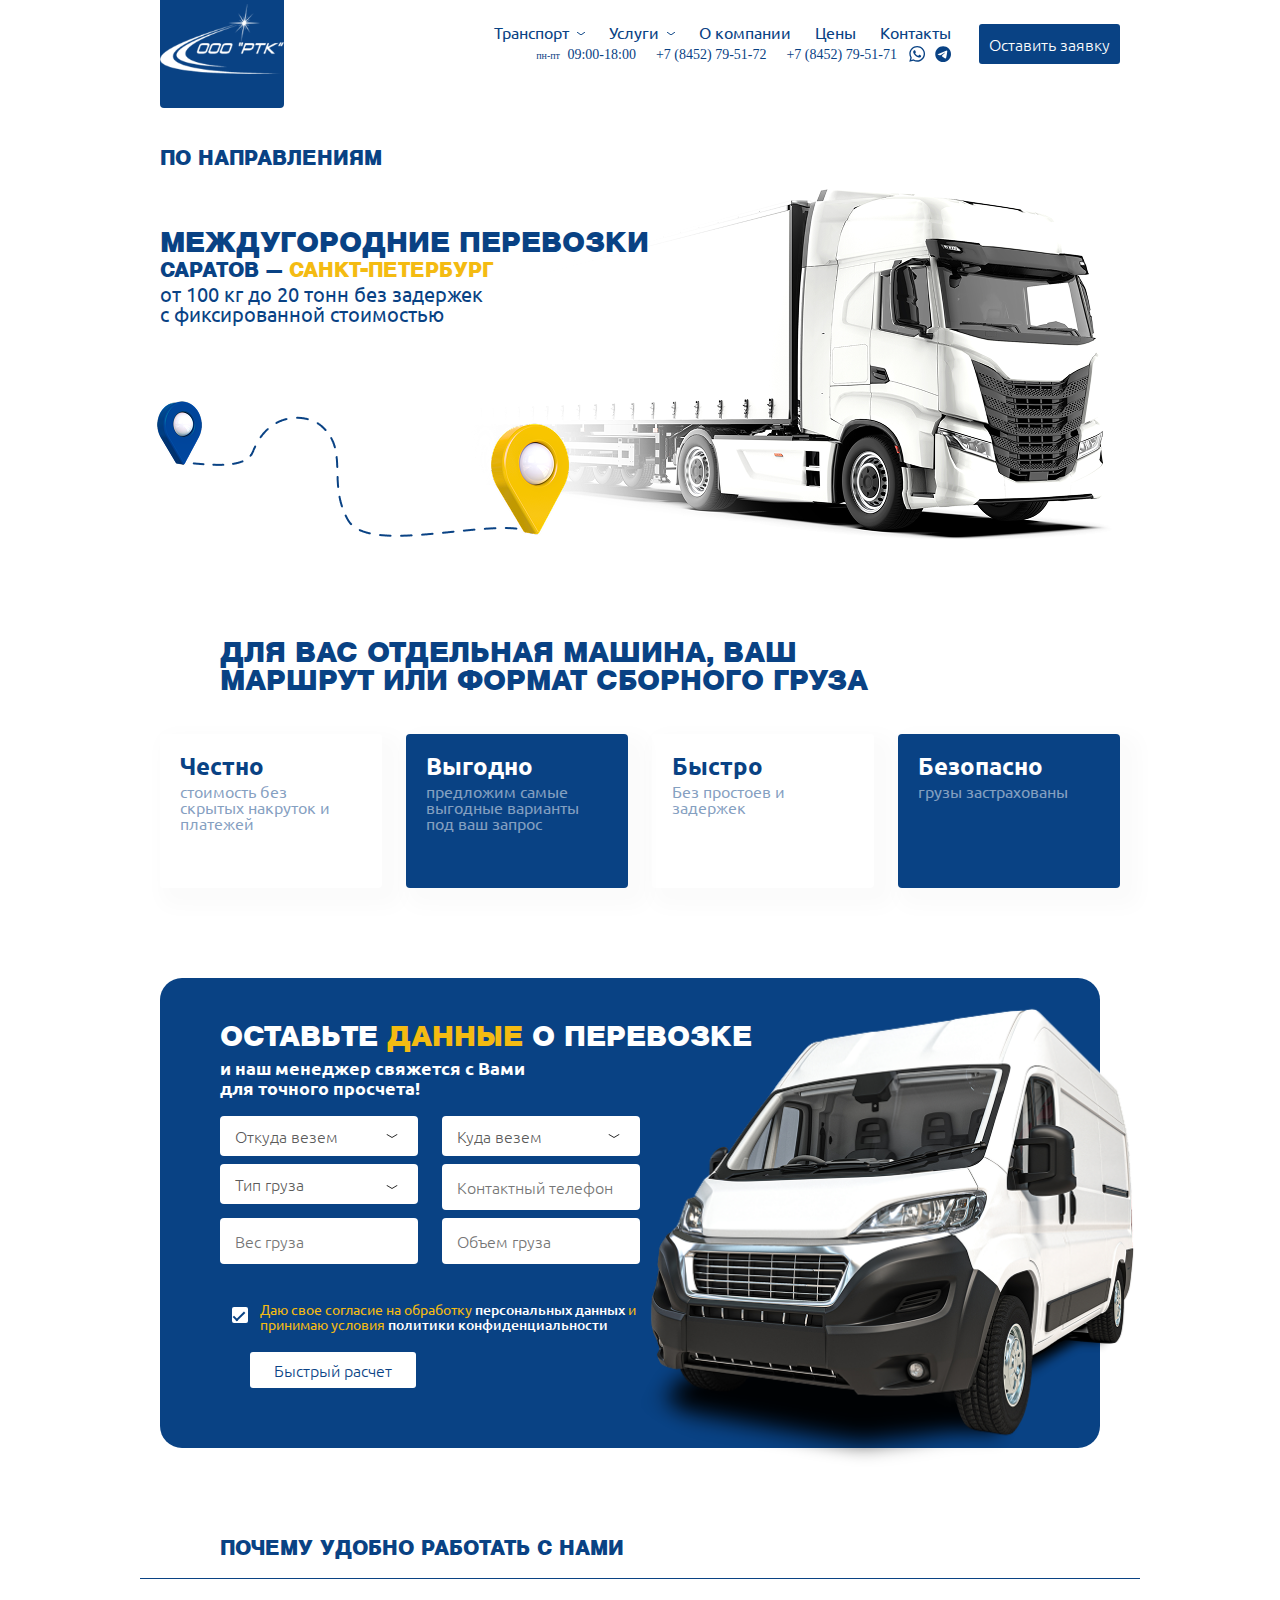
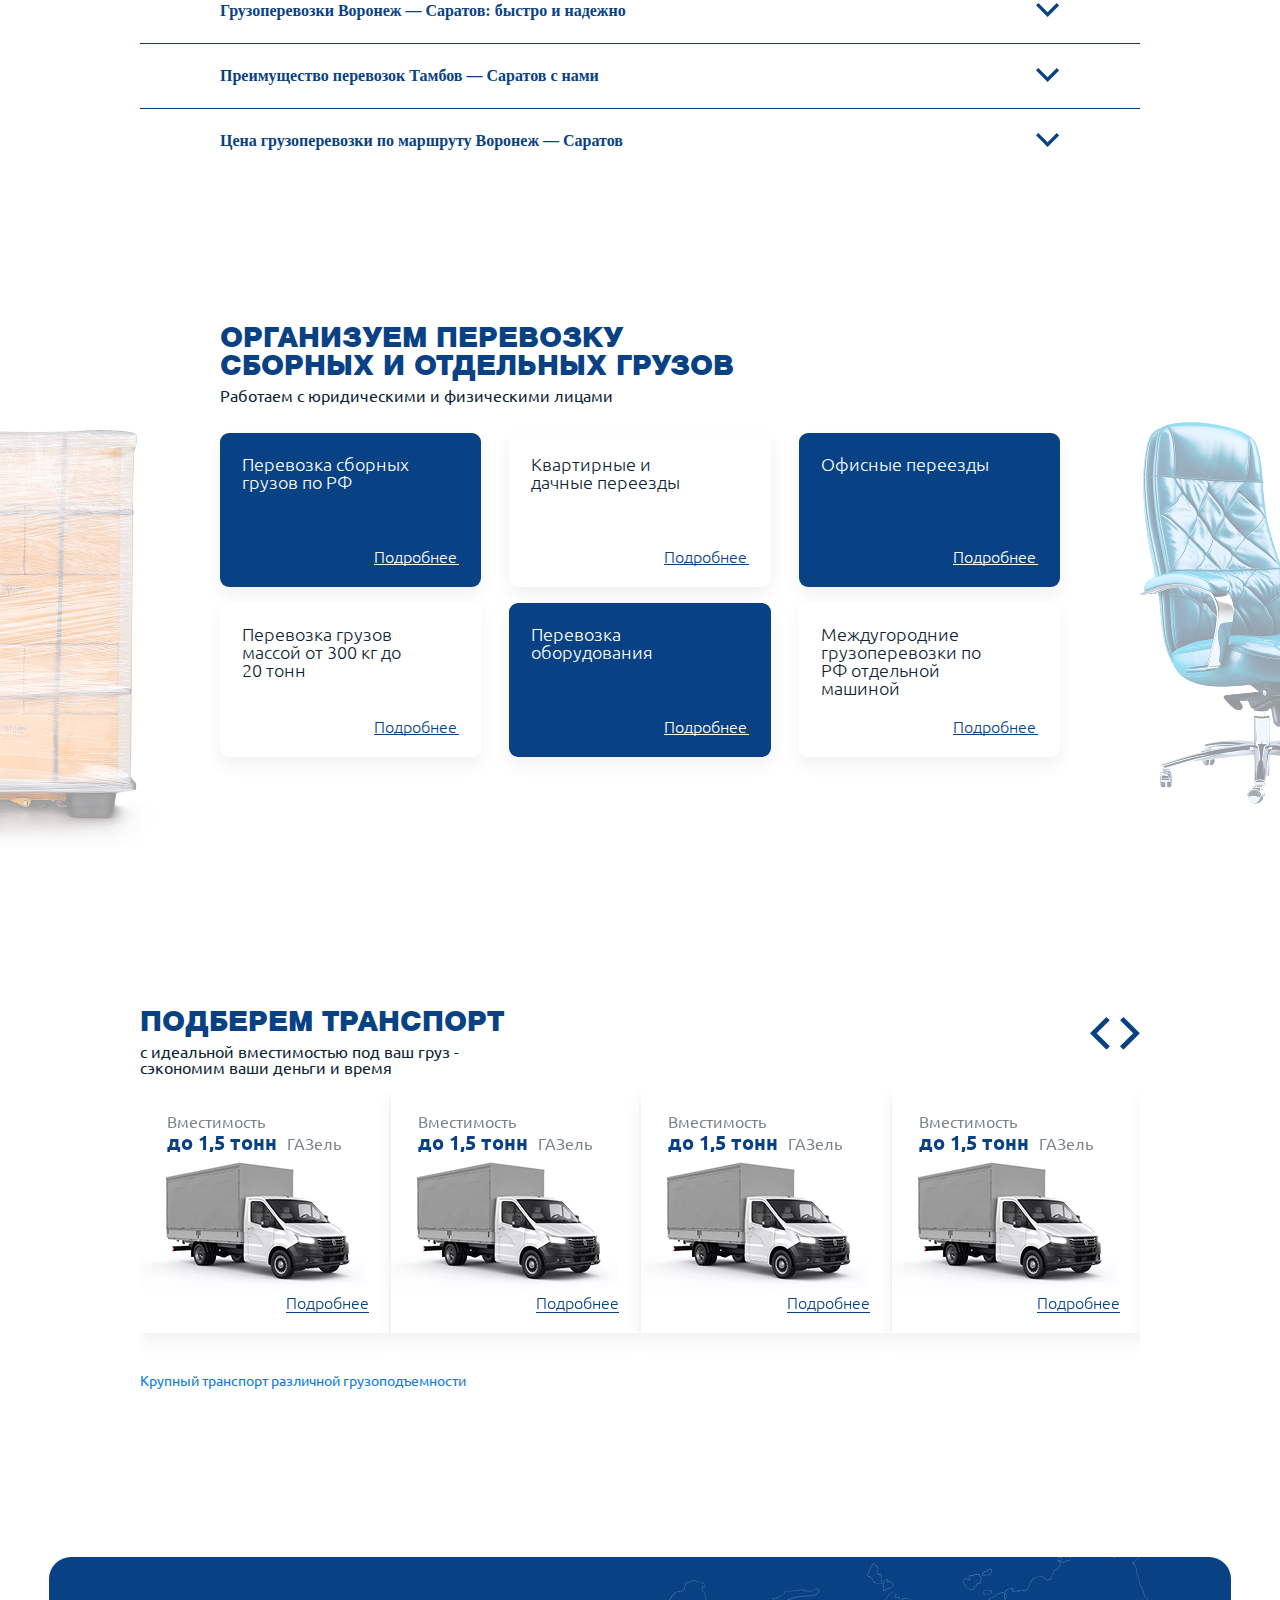
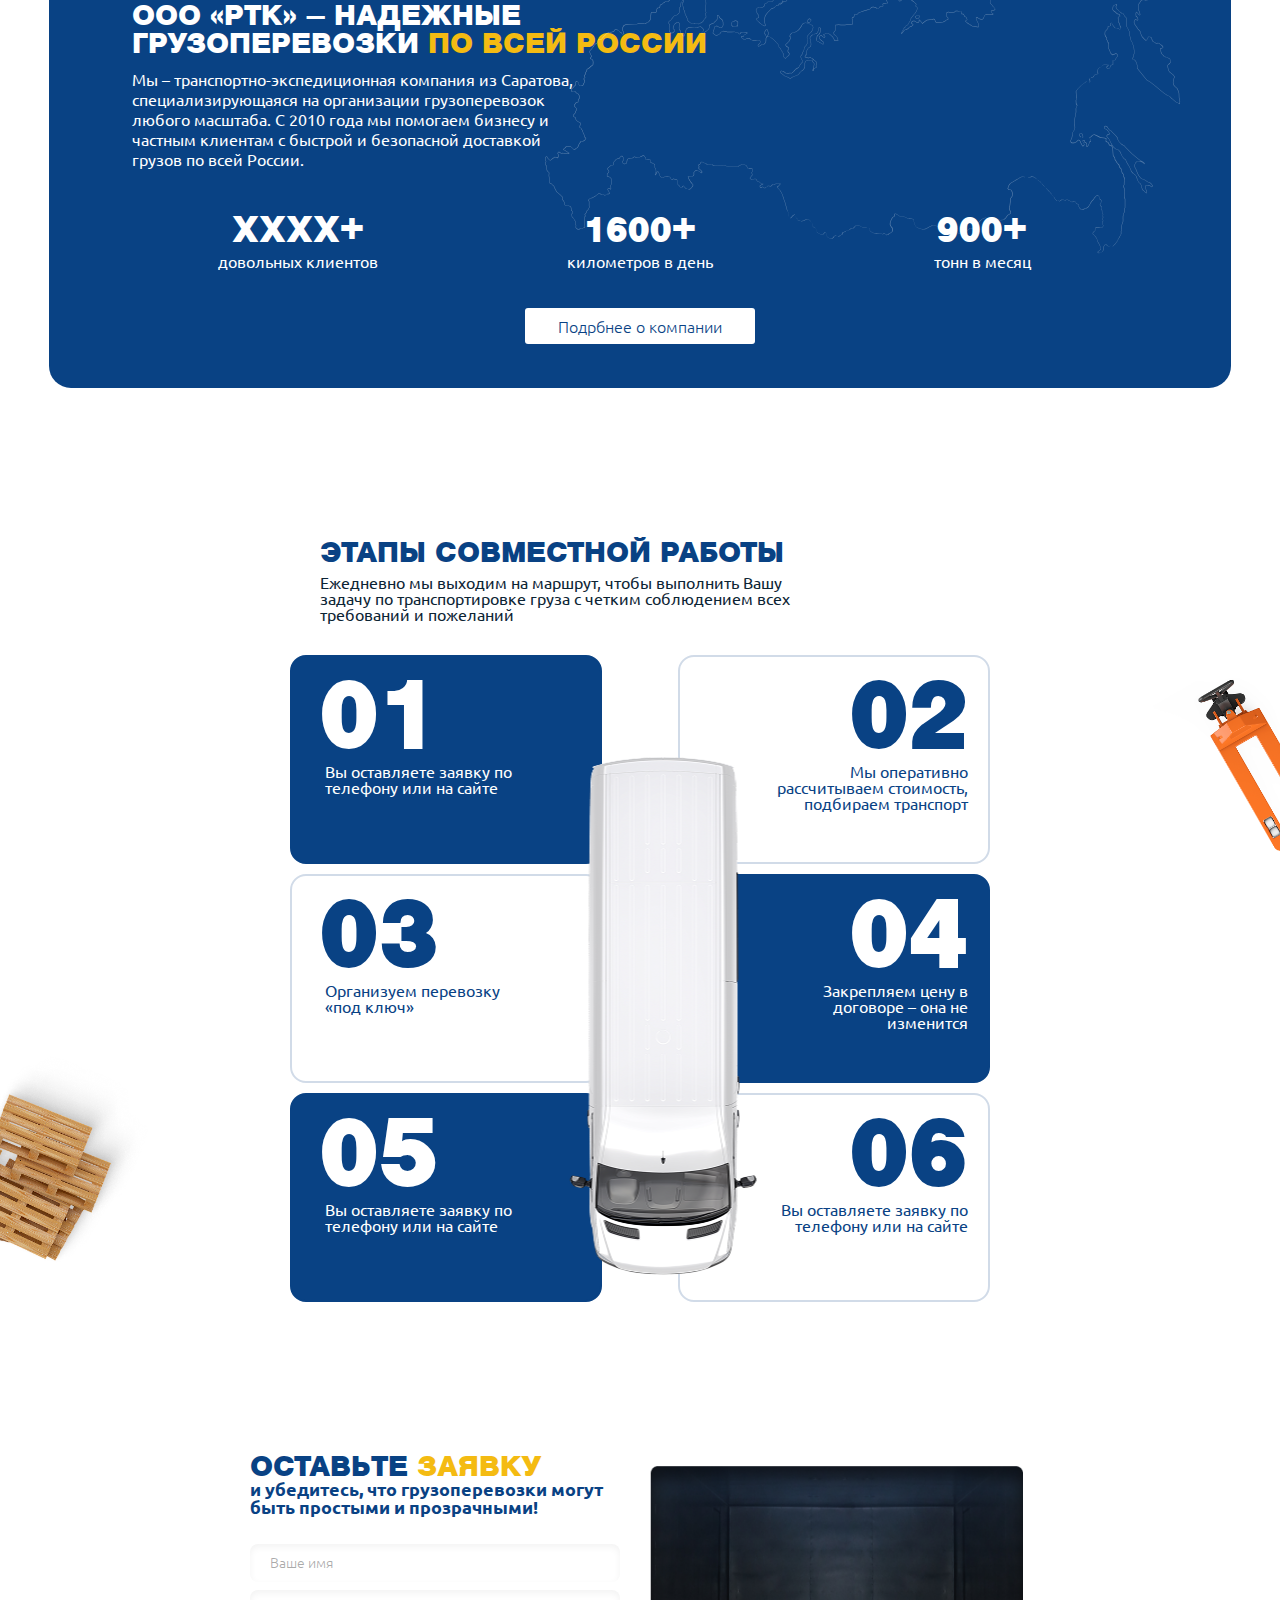
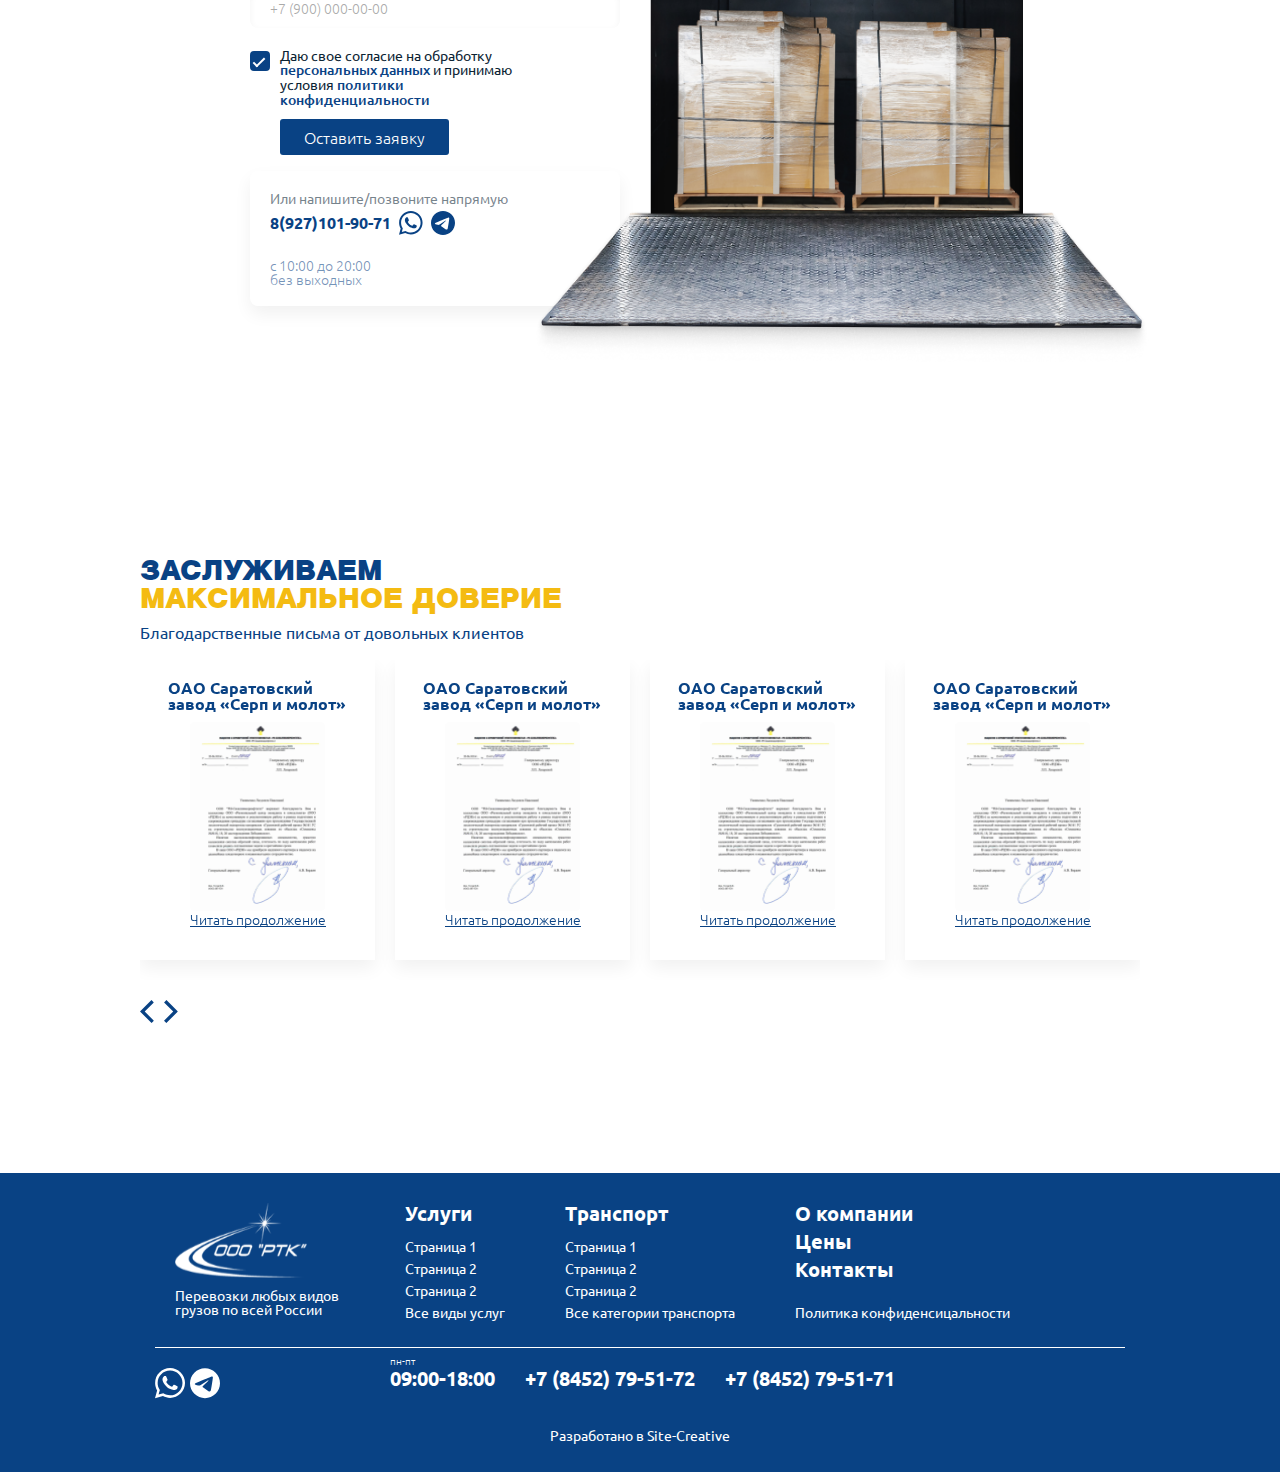
<file: directions.html>
<!DOCTYPE html>
<html lang="en">

<head>
    <meta charset="UTF-8">
    <meta name="viewport" content="width=device-width, initial-scale=1.0">
    <link rel="stylesheet" href="https://cdn.jsdelivr.net/npm/swiper@10/swiper-bundle.min.css" />
    <link rel="stylesheet" href="style.css">
    <title>GRUZ</title>
</head>

<body>

    <header class="header">
        <div class="container">
            <div class="header_inner">
                <a class="header_logo" href="index.html">
                    <img src="assets/images/header_logo.svg" alt="logo">
                </a>
                <div class="header_item">
                    <div class="header_menu">
                        <a href="directions.html" class="header_menu_link header_menu_list">
                            Транспорт
                        </a>
                        <a href="" class="header_menu_link header_menu_list">
                            Услуги
                        </a>
                        <a href="company.html" class="header_menu_link">
                            О компании
                        </a>
                        <a href="" class="header_menu_link">
                            Цены
                        </a>
                        <a href="" class="header_menu_link">
                            Контакты
                        </a>
                    </div>
                    <div class="header_social">
                        <div class="header_social_time">
                            <p>
                                пн-пт
                                <span>
                                    09:00-18:00
                                </span>
                            </p>
                        </div>
                        <a href="+78452795172" class="header_social_tell">
                            +7 (8452) 79-51-72
                        </a>
                        <a href="+78452795171" class="header_social_tell">
                            +7 (8452) 79-51-71
                        </a>
                        <div class="header_social_box">
                            <a href="" class="header_social_whats">
                                <img src="assets/images/header_whats.svg" alt="">
                            </a>
                            <a href="" class="header_social_telegr">
                                <img src="assets/images/header_telegr.svg" alt="">
                            </a>
                        </div>
                    </div>
                </div>
                <button class="header_btn btn">
                    Оставить заявку
                </button>
            </div>
            <div class="header_innerMob">
                <a href="" class="header_innerMob_logo">
                    <img src="assets/images/header_logo.svg" alt="">
                </a>
                <div class="header_innerMob_burger" id="burger">
                    <span></span>
                    <span></span>
                    <span></span>
                </div>
                <div class="overlay" id="overlay"></div>
                <div class="mobMenu" id="sideMenu">
                    <a class="header_logo_burger" href="#">
                        <img src="assets/images/header_logo.svg" alt="logo">
                    </a>
                    <div class="header_item">
                        <div class="header_menu">
                            <a href="" class="header_menu_link header_menu_list">
                                Транспорт
                            </a>
                            <a href="" class="header_menu_link header_menu_list">
                                Услуги
                            </a>
                            <a href="" class="header_menu_link">
                                О компании
                            </a>
                            <a href="" class="header_menu_link">
                                Цены
                            </a>
                            <a href="" class="header_menu_link">
                                Контакты
                            </a>
                        </div>
                        <div class="header_social">
                            <div class="header_social_time">
                                <p>
                                    пн-пт
                                    <span>
                                        09:00-18:00
                                    </span>
                                </p>
                            </div>
                            <a href="+78452795172" class="header_social_tell">
                                +7 (8452) 79-51-72
                            </a>
                            <a href="+78452795171" class="header_social_tell">
                                +7 (8452) 79-51-71
                            </a>
                            <div class="header_social_box">
                                <a href="" class="header_social_whats">
                                    <img src="assets/images/header_whats.svg" alt="">
                                </a>
                                <a href="" class="header_social_telegr">
                                    <img src="assets/images/header_telegr.svg" alt="">
                                </a>
                            </div>
                        </div>
                    </div>
                    <button class="header_btn btn">
                        Оставить заявку
                    </button>
                </div>
            </div>
        </div>
    </header>

    <main>
        <section class="directions">
            <div class="container">
                <div class="directions_bg1">
                    <img src="assets/images/directions/directions_bg1.png" alt="">
                </div>
                <div class="directions_bg2">
                    <img src="assets/images/directions/directions_bg2.png" alt="">
                </div>
                <div class="directions_bgMob">
                    <img src="assets/images/directions/directions_bgMob.png" alt="">
                </div>
                <div class="directions_inner">
                    <h1 class="directions_title title">
                        По направлениям
                    </h1>
                    <h3 class="directions_inner_title title">
                        Междугородние перевозки
                    </h3>
                    <p class="directions_inner_subtitle title">
                        Саратов — <span>Санкт-Петербург</span>
                    </p>
                    <p class="directions_inner_text">
                        от 100 кг до 20 тонн без задержек с фиксированной стоимостью
                    </p>
                </div>

            </div>
        </section>

        <section class="howWeWork">
            <div class="container">
                <h3 class="howWeWork_title">
                    Для вас отдельная машина, ваш маршрут или формат сборного груза
                </h3>
                <div class="howWeWork_inner">
                    <div class="howWeWork_item">
                        <h4 class="howWeWork_item_title">
                            Честно
                        </h4>
                        <p class="howWeWork_item_text">
                            стоимость без скрытых накруток и платежей
                        </p>
                    </div>
                    <div class="howWeWork_item blue">
                        <h4 class="howWeWork_item_title">
                            Выгодно
                        </h4>
                        <p class="howWeWork_item_text">
                            предложим самые выгодные варианты под ваш запрос
                        </p>
                    </div>
                    <div class="howWeWork_item">
                        <h4 class="howWeWork_item_title">
                            Быстро
                        </h4>
                        <p class="howWeWork_item_text">
                            Без простоев и задержек
                        </p>
                    </div>
                    <div class="howWeWork_item blue">
                        <h4 class="howWeWork_item_title">
                            Безопасно
                        </h4>
                        <p class="howWeWork_item_text">
                            грузы застрахованы
                        </p>
                    </div>
                </div>
            </div>
        </section>

        <section class="yourData">
            <div class="container">
                <div class="yourData_bg">
                    <img src="assets/images/directions/yourData_bg.png" alt="">
                </div>
                <div class="yourData_inner">
                    <h3 class="yourData_title title">
                        Оставьте <span>данные</span> о перевозке
                    </h3>
                    <p class="yourData_text">
                        и наш менеджер свяжется с Вами для точного просчета!
                    </p>
                    <form class="yourData_form" id="yourData_form">
                        <div class="yourData-select-wrapper">
                            <div class="yourData-select-display">Откуда везем</div>
                            <div class="calc_arrow_box">
                                <img src="assets/images/calc_arrow.svg" alt="">
                            </div>
                            <div class="yourData-select-options">
                                <div class="option" data-value="moscow">Москва</div>
                                <div class="option" data-value="spb">Санкт-Петербург</div>
                                <div class="option" data-value="ekb">Екатеринбург</div>
                                <div class="option" data-value="moscow">Москва</div>
                                <div class="option" data-value="spb">Санкт-Петербург</div>
                                <div class="option" data-value="ekb">Екатеринбург</div>
                                <div class="option" data-value="moscow">Москва</div>
                                <div class="option" data-value="spb">Санкт-Петербург</div>
                                <div class="option" data-value="ekb">Екатеринбург</div>
                            </div>
                            <input type="hidden" id="from" name="откуда" />
                        </div>
                        <div class="yourData-select-wrapper">
                            <div class="yourData-select-display">Куда везем</div>
                            <div class="calc_arrow_box">
                                <img src="assets/images/calc_arrow.svg" alt="">
                            </div>
                            <div class="yourData-select-options">
                                <div class="option" data-value="moscow">Москва</div>
                                <div class="option" data-value="spb">Санкт-Петербург</div>
                                <div class="option" data-value="ekb">Екатеринбург</div>
                                <div class="option" data-value="moscow">Москва</div>
                                <div class="option" data-value="spb">Санкт-Петербург</div>
                                <div class="option" data-value="ekb">Екатеринбург</div>
                                <div class="option" data-value="moscow">Москва</div>
                                <div class="option" data-value="spb">Санкт-Петербург</div>
                                <div class="option" data-value="ekb">Екатеринбург</div>
                            </div>
                            <input type="hidden" id="to" name="куда" />
                        </div>
                        <div class="yourData-select-wrapper">
                            <div class="yourData-select-display">Тип груза</div>
                            <div class="calc_arrow_box">
                                <img src="assets/images/calc_arrow.svg" alt="">
                            </div>
                            <div class="yourData-select-options">
                                <div class="option" data-value="corob">Коробка</div>
                                <div class="option" data-value="pol">Полет</div>
                                <div class="option" data-value="cont">Контейнер</div>
                                <div class="option" data-value="puck">Пакет</div>
                                <div class="option" data-value="drugoe">Другое</div>
                            </div>
                            <input type="hidden" id="tip" name="куда" />
                        </div>
                        <input type="text" id="yourData_phone" name="телефон" placeholder="Контактный телефон">
                        <input type="text" id="yourData_weight" name="вес" placeholder="Вес груза">
                        <input type="text" id="yourData_volume" name="объем" placeholder="Объем груза">
                        <div class="yourData_agreement">
                            <input type="checkbox" id="info" name="info" checked>
                            <label for="info">
                                Даю свое согласие на обработку
                                <a href="">
                                    персональных данных
                                </a>
                                и принимаю условия
                                <a href="">
                                    политики конфиденциальности
                                </a>
                            </label>
                        </div>
                        <button id="yourData_btn" type="submit" class="yourData_btn">Быстрый расчет</button>
                    </form>
                </div>
            </div>
        </section>

        <section class="convenience">
            <h3 class="convenience_title title">
                Почему удобно работать с нами
            </h3>
            <div class="convenience_item">
                <div class="convenience_item_head">
                    <h4 class="convenience_item_title">
                        Грузоперевозки Воронеж — Саратов: быстро и надежно
                    </h4>
                    <div class="companyTop_bottom_item_img">
                        <img src="assets/images/company/companyTop_bottom_item_content_svg.svg" alt="">
                    </div>
                </div>
                <div class="convenience_item_wrapper">
                    <div class="convenience_item_content_list">
                        <div class="convenience_item_text">
                            <p>
                                Компания по грузоперевозкам ООО «РТК» предоставляет качественное обслуживание
                                транспортировок
                                груза по маршруту Воронеж — Саратов.
                            </p>
                            <p>
                                Работа с нами - это удобная цена, грамотная логистика, разнообразный автопарк,
                                оперативное
                                оформление заявок. Благодаря нам ваш груз будет доставлен в любую точку России.
                            </p>
                        </div>
                    </div>
                </div>
            </div>
            <div class="convenience_item">
                <div class="convenience_item_head">
                    <h4 class="convenience_item_title">
                        Преимущество перевозок Тамбов — Саратов с нами
                    </h4>
                    <div class="companyTop_bottom_item_img">
                        <img src="assets/images/company/companyTop_bottom_item_content_svg.svg" alt="">
                    </div>
                </div>
                <div class="convenience_item_wrapper">
                    <div class="convenience_item_content_list">
                        <div class="convenience_item_text">
                            <p>
                                Компания ООО «РТК» работает в сфере грузоперевозок с 2007 года. За это время мы
                                заслужили репутацию ответственных и надежных специалистов.
                            </p>
                        </div>
                        <div class="convenience_item_listBox">
                            <p>
                                Сотрудничество с нами гарантирует вам:
                            </p>
                            <ul>
                                <li>
                                    Качественное выполнение заказов;
                                </li>
                                <li>
                                    Доступ к информации о перевозчике (стаж работы, отзывы);
                                </li>
                                <li>
                                    Квалифицированных логистов, которые проработают весь маршрут для наибольшей выгоды
                                    для вас;
                                </li>
                                <li>
                                    Разнообразный перечень транспорта от ГАЗэлей до многотонных фур;
                                </li>
                                <li>
                                    Сопровождение во время поездки во избежании ошибок.
                                </li>
                            </ul>
                        </div>
                    </div>
                </div>
            </div>
            <div class="convenience_item">
                <div class="convenience_item_head">
                    <h4 class="convenience_item_title">
                        Цена грузоперевозки по маршруту Воронеж — Саратов
                    </h4>
                    <div class="companyTop_bottom_item_img">
                        <img src="assets/images/company/companyTop_bottom_item_content_svg.svg" alt="">
                    </div>
                </div>
                <div class="convenience_item_wrapper">
                    <div class="convenience_item_content_list">
                        <div class="convenience_item_listBox">
                            <p>
                                Транспортировка груза из одной точки страны в другую начинается с того, что наши
                                специалисты по логистике анализируют следующие факторы:
                            </p>
                            <ul>
                                <li>
                                    Время в пути и километраж. Расстояние от Воронежа до Саратова составляет более 500
                                    км, а среднее время около 6 часов;
                                </li>
                                <li>
                                    Грузовой автомобиль, на котором будет происходить перевозка;
                                </li>
                                <li>
                                    Услуги экспедиторов. Мы обязуемся наблюдать за всеми этапами грузоперевозки, чтобы
                                    избежать каких-либо нарушений;
                                </li>
                                <li>
                                    Погрузка и разгрузка товара. В цену входит размер грузка, его вес, объем и то в
                                    упаковке ли он или в контейнере;
                                </li>
                                <li>
                                    Особенности дороги, по которой будет проходить перевозка. От того какого качества
                                    дорога из Воронежа в Саратов, какие у нее особенности и дефекты будет зависеть
                                    окончательная цена.
                                </li>
                            </ul>
                        </div>
                    </div>
                </div>
            </div>
            <div class="convenienceMob">
                <div class="convenienceMob_item">
                    <h4 class="convenienceMob_item_title">
                        Грузоперевозки Воронеж — Саратов: быстро и надежно
                    </h4>
                    <p class="convenienceMob_text">
                        Компания по грузоперевозкам ООО «РТК» предоставляет качественное обслуживание транспортировок
                        груза
                        по маршруту Воронеж — Саратов.
                        Работа с нами - это удобная цена, грамотная логистика, разнообразный автопарк, оперативное
                        оформление заявок. Благодаря нам ваш груз будет доставлен в любую точку России.
                    </p>
                </div>
                <div class="convenienceMob_item">
                    <h4 class="convenienceMob_item_title">
                        Преимущество перевозок
                        Тамбов — Саратов с нами
                    </h4>
                    <p class="convenienceMob_text">
                        Компания ООО «РТК» работает в сфере грузоперевозок с 2007 года. За это время мы заслужили
                        репутацию ответственных и надежных специалистов.
                    </p>
                    <h5 class="convenienceMob_item_subtitle">
                        Сотрудничество с нами гарантирует вам:
                    </h5>
                    <ul>
                        <li>
                            <span></span>
                            Качественное выполнение заказов;
                        </li>
                        <li>
                            <span></span>
                            Доступ к информации о перевозчике (стаж работы, отзывы);
                        </li>
                        <li>
                            <span></span>
                            Квалифицированных логистов, которые проработают весь маршрут для наибольшей выгоды для вас;
                        </li>
                        <li>
                            <span></span>
                            Разнообразный перечень транспорта от ГАЗэлей до многотонных фур;
                        </li>
                        <li>
                            <span></span>
                            Сопровождение во время поездки во избежании ошибок.
                        </li>
                    </ul>
                </div>
                <div class="convenienceMob_item">
                    <h4 class="convenienceMob_item_title">
                        Цена грузоперевозки по маршруту Воронеж — Саратов
                    </h4>
                    <p class="convenienceMob_text">
                        Транспортировка груза из одной точки страны в другую начинается с того, что наши специалисты по
                        логистике анализируют следующие факторы:
                    </p>

                    <ul>
                        <li>
                            <span></span>
                            Время в пути и километраж. Расстояние от Воронежа до Саратова составляет более 500 км, а
                            среднее время около 6 часов;
                        </li>
                        <li>
                            <span></span>
                            Грузовой автомобиль, на котором будет происходить перевозка;
                        </li>
                        <li>
                            <span></span>
                            Услуги экспедиторов. Мы обязуемся наблюдать за всеми этапами грузоперевозки, чтобы избежать
                            каких-либо нарушений;
                        </li>
                        <li>
                            <span></span>
                            Погрузка и разгрузка товара. В цену входит размер грузка, его вес, объем и то в упаковке ли
                            он или в контейнере;
                        </li>
                        <li>
                            <span></span>
                            Особенности дороги, по которой будет проходить перевозка. От того какого качества дорога из
                            Воронежа в Саратов, какие у нее особенности и дефекты будет зависеть окончательная цена.
                        </li>
                    </ul>
                </div>
                <div class="convenienceMob_item">
                    <h4 class="convenienceMob_item_title">
                        Почему ООО «РТК» лучший выбор для перевозок
                    </h4>
                    <p class="convenienceMob_text">
                        История нашей работы насчитывает
                        до 570 довольных клиентов, более
                        850 тонн перевозимого груза в месяц. Тщательная аналитика маршрута, выгодная цена, разнообразный
                        выбор автомобилей для грузоперевозки -
                        это вещи, призванные сделать вашу жизнь прощу.
                    </p>
                </div>
            </div>
        </section>

        <section class="cargo">
            <div class="cargo_bg1">
                <img src="assets/images/directions/cargo_bg1.png" alt="">
            </div>
            <div class="cargo_bg2">
                <img src="assets/images/directions/cargo_bg2.png" alt="">
            </div>
            <div class="container">
                <h3 class="cargo_title title">
                    Организуем перевозку сборных и отдельных грузов
                </h3>
                <p class="cargo_subtitle">
                    Работаем с юридическими и физическими лицами
                </p>
                <div class="cargo_inner">
                    <div class="cargo_item">
                        <p>
                            Перевозка сборных грузов по РФ
                        </p>
                        <a href="">
                            Подробнее
                        </a>
                    </div>
                    <div class="cargo_item">
                        <p>
                            Квартирные и дачные переезды
                        </p>
                        <a href="">
                            Подробнее
                        </a>
                    </div>
                    <div class="cargo_item">
                        <p>
                            Офисные переезды
                        </p>
                        <a href="">
                            Подробнее
                        </a>
                    </div>
                    <div class="cargo_item">
                        <p>
                            Перевозка грузов массой от 300 кг до 20 тонн
                        </p>
                        <a href="">
                            Подробнее
                        </a>
                    </div>
                    <div class="cargo_item">
                        <p>
                            Перевозка оборудования
                        </p>
                        <a href="">
                            Подробнее
                        </a>
                    </div>
                    <div class="cargo_item">
                        <p>
                            Междугородние грузоперевозки по РФ отдельной машиной
                        </p>
                        <a href="">
                            Подробнее
                        </a>
                    </div>
                </div>
            </div>
        </section>

        <section class="transport">
            <div class="container">
                <h3 class="transport_title">
                    Подберем транспорт
                </h3>
                <p class="transport_text">
                    с идеальной вместимостью под ваш груз - сэкономим ваши деньги и время
                </p>

                <div class="transport_inner">
                    <div class="swiper-wrapper">
                        <div class="transport_item swiper-slide">
                            <p class="transport_item_text">
                                Вместимость
                            </p>
                            <p class="transport_item_subText">
                                до 1,5 тонн
                                <span class="transport_item_text">
                                    ГАЗель
                                </span>
                            </p>
                            <div class="transport_item_img">
                                <img src="assets/images/transport_item_img.png" alt="">
                            </div>
                            <a href="#" class="transport_item_link">
                                Подробнее
                            </a>
                        </div>
                        <div class="transport_item swiper-slide">
                            <p class="transport_item_text">
                                Вместимость
                            </p>
                            <p class="transport_item_subText">
                                до 1,5 тонн
                                <span class="transport_item_text">
                                    ГАЗель
                                </span>
                            </p>
                            <div class="transport_item_img">
                                <img src="assets/images/transport_item_img.png" alt="">
                            </div>
                            <a href="#" class="transport_item_link">
                                Подробнее
                            </a>
                        </div>
                        <div class="transport_item swiper-slide">
                            <p class="transport_item_text">
                                Вместимость
                            </p>
                            <p class="transport_item_subText">
                                до 1,5 тонн
                                <span class="transport_item_text">
                                    ГАЗель
                                </span>
                            </p>
                            <div class="transport_item_img">
                                <img src="assets/images/transport_item_img.png" alt="">
                            </div>
                            <a href="#" class="transport_item_link">
                                Подробнее
                            </a>
                        </div>
                        <div class="transport_item swiper-slide">
                            <p class="transport_item_text">
                                Вместимость
                            </p>
                            <p class="transport_item_subText">
                                до 1,5 тонн
                                <span class="transport_item_text">
                                    ГАЗель
                                </span>
                            </p>
                            <div class="transport_item_img">
                                <img src="assets/images/transport_item_img.png" alt="">
                            </div>
                            <a href="#" class="transport_item_link">
                                Подробнее
                            </a>
                        </div>
                        <div class="transport_item swiper-slide">
                            <p class="transport_item_text">
                                Вместимость
                            </p>
                            <p class="transport_item_subText">
                                до 1,5 тонн
                                <span class="transport_item_text">
                                    ГАЗель
                                </span>
                            </p>
                            <div class="transport_item_img">
                                <img src="assets/images/transport_item_img.png" alt="">
                            </div>
                            <a href="#" class="transport_item_link">
                                Подробнее
                            </a>
                        </div>
                        <div class="transport_item swiper-slide">
                            <p class="transport_item_text">
                                Вместимость
                            </p>
                            <p class="transport_item_subText">
                                до 1,5 тонн
                                <span class="transport_item_text">
                                    ГАЗель
                                </span>
                            </p>
                            <div class="transport_item_img">
                                <img src="assets/images/transport_item_img.png" alt="">
                            </div>
                            <a href="#" class="transport_item_link">
                                Подробнее
                            </a>
                        </div>
                    </div>

                </div>
                <div class="transport_inner_btnBox">
                    <div class="transport_inner_btnPrev">
                        <img src="assets/images/trust_slider_btnPrew.svg" alt="">
                    </div>
                    <div class="transport_inner_btnNext">
                        <img src="assets/images/trust_slider_btnNext.svg" alt="">
                    </div>
                </div>

                <p class="transport_bottomText">
                    Крупный транспорт различной грузоподъемности
                </p>
            </div>

        </section>

        <section class="mainAbout">
            <div class="mainAbout_bg">
                <img src="assets/images/mainAbout_bg.svg" alt="">
            </div>
            <h3 class="mainAbout_title">
                ООО «РТК» – надежные грузоперевозки
                <span>по всей России</span>
            </h3>
            <p class="mainAbout_text">
                Мы – транспортно-экспедиционная компания из Саратова, специализирующаяся на организации грузоперевозок
                любого масштаба. С 2010 года мы помогаем бизнесу и частным клиентам с быстрой и безопасной доставкой
                грузов
                по всей России.
            </p>
            <div class="mainAbout_inner">
                <div class="mainAbout_item">
                    <p class="mainAbout_topText">
                        ХХХХ+
                    </p>
                    <p class="mainAbout_bottomText">
                        довольных клиентов
                    </p>
                </div>
                <div class="mainAbout_item">
                    <p class="mainAbout_topText">
                        1600+
                    </p>
                    <p class="mainAbout_bottomText">
                        километров в день
                    </p>
                </div>
                <div class="mainAbout_item">
                    <p class="mainAbout_topText">
                        900+
                    </p>
                    <p class="mainAbout_bottomText">
                        тонн в месяц
                    </p>
                </div>
            </div>
            <a href="" class="mainAbout_link">Подрбнее о компании</a>
        </section>

        <section class="stages">
            <div class="stages_bg1">
                <img src="assets/images/stages_bg1.png" alt="">
            </div>
            <div class="stages_bg2">
                <img src="assets/images/stages_bg2.png" alt="">
            </div>
            <div class="stages_bg2_mob">
                <img src="assets/images/stages_bg2_mob.png" alt="">
            </div>
            <div class="stages_bg3">
                <img src="assets/images/stages_bg3.png" alt="">
            </div>
            <div class="stages_wrapper">
                <h3 class="stages_title">
                    Этапы совместной работы
                </h3>
                <p class="stages_subTitle">
                    Ежедневно мы выходим на маршрут, чтобы выполнить Вашу задачу по транспортировке груза с четким
                    соблюдением всех требований и пожеланий
                </p>
                <div class="stages_inner">
                    <div class="stages_item blue">
                        <h4>
                            01
                        </h4>
                        <p>
                            Вы оставляете заявку
                            по телефону или на сайте
                        </p>
                    </div>
                    <div class="stages_item">
                        <h4>
                            02
                        </h4>
                        <p>
                            Мы оперативно рассчитываем стоимость, подбираем транспорт
                        </p>
                    </div>
                    <div class="stages_item">
                        <h4>
                            03
                        </h4>
                        <p>
                            Организуем перевозку «под ключ»
                        </p>
                    </div>
                    <div class="stages_item blue">
                        <h4>
                            04
                        </h4>
                        <p>
                            Закрепляем цену в договоре –
                            она не изменится
                        </p>
                    </div>
                    <div class="stages_item blue">
                        <h4>
                            05
                        </h4>
                        <p>
                            Вы оставляете заявку
                            по телефону или на сайте
                        </p>
                    </div>
                    <div class="stages_item">
                        <h4>
                            06
                        </h4>
                        <p>
                            Вы оставляете заявку
                            по телефону или на сайте
                        </p>
                    </div>
                </div>
            </div>

        </section>

        <section class="application">
            <div class="application_wrapper">
                <div class="application_bg">
                    <img src="assets/images/application_bg.png" alt="">
                </div>
                <div class="application_inner">
                    <h3 class="application_title">
                        Оставьте
                        <span>
                            заявку
                        </span>
                    </h3>
                    <p class="application_subtitle">
                        и убедитесь, что грузоперевозки могут быть простыми и прозрачными!
                    </p>
                    <form class="feedback">
                        <input class="feedback_name" type="text" placeholder="Ваше имя">
                        <input class="feedback_name" type="tel" placeholder="+7 (900) 000-00-00">
                        <div class="feedback_agreement">
                            <input type="checkbox" id="info" name="info" checked>
                            <label for="info">
                                Даю свое согласие на обработку
                                <a href="">
                                    персональных данных
                                </a>
                                и принимаю условия
                                <a href="">
                                    политики конфиденциальности
                                </a>
                            </label>
                        </div>
                        <button class="feedback_btn btn">Оставить заявку</button>
                    </form>
                    <div class="application_item">
                        <p class="application_item_text">
                            Или напишите/позвоните напрямую
                        </p>
                        <div class="application_item_box">
                            <a class="application_item_box_tel" href="+79271019071">8(927)101-90-71</a>
                            <a class="application_item_box_svg" href="">
                                <img src="assets/images/application_item_tel.svg" alt="">
                            </a>
                            <a class="application_item_box_svg" href="">
                                <img src="assets/images/application_item_telegr.svg" alt="">
                            </a>

                        </div>
                        <div class="application_item_time">
                            <p>
                                с
                                <span>10:00</span>
                                до
                                <span>20:00</span>
                                <br>
                                без выходных
                            </p>
                        </div>
                    </div>
                </div>
            </div>
        </section>

        <section class="trust">
            <h3 class="trust_title">
                Заслуживаем
                <span>максимальное доверие</span>
            </h3>
            <p class="trust_subtitle">
                Благодарственные письма от довольных клиентов
            </p>
            <div class="swiper trust_slider">
                <div class="swiper-wrapper">
                    <div class="swiper-slide">
                        <div class="trust_slide">
                            <h4 class="trust_slide_title">
                                ОАО Саратовский завод «Серп и молот»
                            </h4>
                            <div class="trust_slide_img">
                                <img src="assets/images/trust_slide_img.png" alt="">
                            </div>
                            <a href="" class="trust_slide_link">
                                Читать продолжение
                            </a>
                        </div>
                    </div>
                    <div class="swiper-slide">
                        <div class="trust_slide">
                            <h4 class="trust_slide_title">
                                ОАО Саратовский завод «Серп и молот»
                            </h4>
                            <div class="trust_slide_img">
                                <img src="assets/images/trust_slide_img.png" alt="">
                            </div>
                            <a href="" class="trust_slide_link">
                                Читать продолжение
                            </a>
                        </div>
                    </div>
                    <div class="swiper-slide">
                        <div class="trust_slide">
                            <h4 class="trust_slide_title">
                                ОАО Саратовский завод «Серп и молот»
                            </h4>
                            <div class="trust_slide_img">
                                <img src="assets/images/trust_slide_img.png" alt="">
                            </div>
                            <a href="" class="trust_slide_link">
                                Читать продолжение
                            </a>
                        </div>
                    </div>
                    <div class="swiper-slide">
                        <div class="trust_slide">
                            <h4 class="trust_slide_title">
                                ОАО Саратовский завод «Серп и молот»
                            </h4>
                            <div class="trust_slide_img">
                                <img src="assets/images/trust_slide_img.png" alt="">
                            </div>
                            <a href="" class="trust_slide_link">
                                Читать продолжение
                            </a>
                        </div>
                    </div>
                    <div class="swiper-slide">
                        <div class="trust_slide">
                            <h4 class="trust_slide_title">
                                ОАО Саратовский завод «Серп и молот»
                            </h4>
                            <div class="trust_slide_img">
                                <img src="assets/images/trust_slide_img.png" alt="">
                            </div>
                            <a href="" class="trust_slide_link">
                                Читать продолжение
                            </a>
                        </div>
                    </div>
                    <div class="swiper-slide">
                        <div class="trust_slide">
                            <h4 class="trust_slide_title">
                                ОАО Саратовский завод «Серп и молот»
                            </h4>
                            <div class="trust_slide_img">
                                <img src="assets/images/trust_slide_img.png" alt="">
                            </div>
                            <a href="" class="trust_slide_link">
                                Читать продолжение
                            </a>
                        </div>
                    </div>
                    <div class="swiper-slide">
                        <div class="trust_slide">
                            <h4 class="trust_slide_title">
                                ОАО Саратовский завод «Серп и молот»
                            </h4>
                            <div class="trust_slide_img">
                                <img src="assets/images/trust_slide_img.png" alt="">
                            </div>
                            <a href="" class="trust_slide_link">
                                Читать продолжение
                            </a>
                        </div>
                    </div>
                </div>
            </div>
            <div class="trust_slider_btnBox">
                <div class="trust_slider_btnPrew">
                    <img src="assets/images/trust_slider_btnPrew.svg" alt="">
                </div>
                <div class="trust_slider_btnNext">
                    <img src="assets/images/trust_slider_btnNext.svg" alt="">
                </div>
            </div>
        </section>


    </main>

    <footer class="footer">
        <div class="footer_wrapper">
            <div class="footer_top">
                <div class="footer_item">
                    <div class="footer_logo">
                        <img src="assets/images/footer_logo.svg" alt="">
                    </div>
                    <p class="footer_text">
                        Перевозки любых видов грузов по всей России
                    </p>
                    <div class="footer_center_soc mobile">
                        <a href="">
                            <img src="assets/images/footer_pfon.svg" alt="">
                        </a>
                        <a href="">
                            <img src="assets/images/footer_telegr.svg" alt="">
                        </a>
                    </div>
                </div>
                <div class="footer_item">
                    <a href="" class="footer_item_title">
                        Услуги
                    </a>
                    <a href="" class="footer_item_link">
                        Страница 1
                    </a>
                    <a href="" class="footer_item_link">
                        Страница 2
                    </a>
                    <a href="" class="footer_item_link">
                        Страница 2
                    </a>
                    <a href="" class="footer_item_link">
                        Все виды услуг
                    </a>
                </div>
                <div class="footer_item">
                    <a href="" class="footer_item_title">
                        Транспорт
                    </a>
                    <a href="" class="footer_item_link">
                        Страница 1
                    </a>
                    <a href="" class="footer_item_link">
                        Страница 2
                    </a>
                    <a href="" class="footer_item_link">
                        Страница 2
                    </a>
                    <a href="" class="footer_item_link">
                        Все категории транспорта
                    </a>
                </div>
                <div class="footer_item">
                    <a href="" class="footer_item_title">
                        О компании
                    </a>
                    <a href="" class="footer_item_title">
                        Цены
                    </a>
                    <a href="" class="footer_item_title">
                        Контакты
                    </a>
                    <a href="" class="footer_item_link bottom">
                        Политика конфиденсицальности
                    </a>
                </div>
            </div>
            <div class="footer_center">
                <div class="footer_center_soc">
                    <a href="">
                        <img src="assets/images/footer_pfon.svg" alt="">
                    </a>
                    <a href="">
                        <img src="assets/images/footer_telegr.svg" alt="">
                    </a>
                </div>
                <div class="footer_center_inner">
                    <div class="footer_center_item">
                        <div class="footer_center_time">
                            <span>пн-пт</span>
                            09:00-18:00
                        </div>
                    </div>
                    <div class="footer_center_item">
                        <a href="+78452795172" class="footer_center_item_tel">+7 (8452) 79-51-72</a>
                    </div>
                    <div class="footer_center_item">
                        <a href="+78452795171" class="footer_center_item_tel">+7 (8452) 79-51-71</a>
                    </div>
                </div>
            </div>
            <div class="footer_bottom">
                <p>
                    Разработано в Site-Creative
                </p>
            </div>
        </div>
    </footer>


</body>
<script src="https://cdn.jsdelivr.net/npm/swiper@10/swiper-bundle.min.js"></script>
<script src="script.js"></script>

</html>
</file>
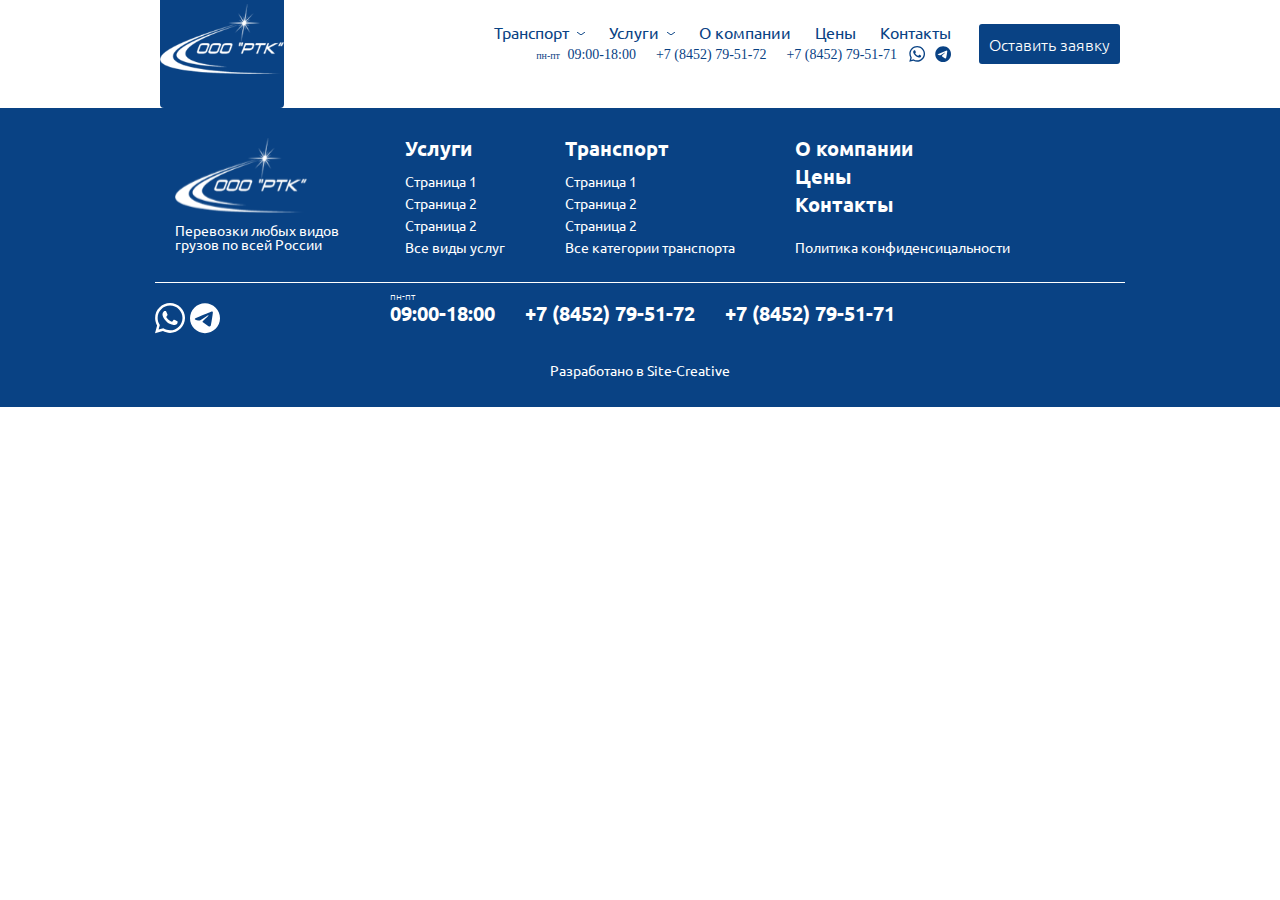
<file: transport.html>
<!DOCTYPE html>
<html lang="en">

<head>
    <meta charset="UTF-8">
    <meta name="viewport" content="width=device-width, initial-scale=1.0">
    <link rel="stylesheet" href="https://cdn.jsdelivr.net/npm/swiper@10/swiper-bundle.min.css" />
    <link rel="stylesheet" href="style.css">
    <title>GRUZ</title>
</head>

<body>

    <header class="header">
        <div class="container">
            <div class="header_inner">
                <a class="header_logo" href="index.html">
                    <img src="assets/images/header_logo.svg" alt="logo">
                </a>
                <div class="header_item">
                    <div class="header_menu">
                        <a href="transport.html" class="header_menu_link header_menu_list">
                            Транспорт
                        </a>
                        <a href="directions.html" class="header_menu_link header_menu_list">
                            Услуги
                        </a>
                        <a href="company.html" class="header_menu_link">
                            О компании
                        </a>
                        <a href="" class="header_menu_link">
                            Цены
                        </a>
                        <a href="" class="header_menu_link">
                            Контакты
                        </a>
                    </div>
                    <div class="header_social">
                        <div class="header_social_time">
                            <p>
                                пн-пт
                                <span>
                                    09:00-18:00
                                </span>
                            </p>
                        </div>
                        <a href="+78452795172" class="header_social_tell">
                            +7 (8452) 79-51-72
                        </a>
                        <a href="+78452795171" class="header_social_tell">
                            +7 (8452) 79-51-71
                        </a>
                        <div class="header_social_box">
                            <a href="" class="header_social_whats">
                                <img src="assets/images/header_whats.svg" alt="">
                            </a>
                            <a href="" class="header_social_telegr">
                                <img src="assets/images/header_telegr.svg" alt="">
                            </a>
                        </div>
                    </div>
                </div>
                <button class="header_btn btn">
                    Оставить заявку
                </button>
            </div>
            <div class="header_innerMob">
                <a href="index.html" class="header_innerMob_logo">
                    <img src="assets/images/header_logo.svg" alt="">
                </a>
                <div class="header_innerMob_burger" id="burger">
                    <span></span>
                    <span></span>
                    <span></span>
                </div>
                <div class="overlay" id="overlay"></div>
                <div class="mobMenu" id="sideMenu">
                    <a class="header_logo_burger" href="#">
                        <img src="assets/images/header_logo.svg" alt="logo">
                    </a>
                    <div class="header_item">
                        <div class="header_menu">
                            <a href="transport.html" class="header_menu_link header_menu_list">
                                Транспорт
                            </a>
                            <a href="directions.html" class="header_menu_link header_menu_list">
                                Услуги
                            </a>
                            <a href="company.html" class="header_menu_link">
                                О компании
                            </a>
                            <a href="" class="header_menu_link">
                                Цены
                            </a>
                            <a href="" class="header_menu_link">
                                Контакты
                            </a>
                        </div>
                        <div class="header_social">
                            <div class="header_social_time">
                                <p>
                                    пн-пт
                                    <span>
                                        09:00-18:00
                                    </span>
                                </p>
                            </div>
                            <a href="+78452795172" class="header_social_tell">
                                +7 (8452) 79-51-72
                            </a>
                            <a href="+78452795171" class="header_social_tell">
                                +7 (8452) 79-51-71
                            </a>
                            <div class="header_social_box">
                                <a href="" class="header_social_whats">
                                    <img src="assets/images/header_whats.svg" alt="">
                                </a>
                                <a href="" class="header_social_telegr">
                                    <img src="assets/images/header_telegr.svg" alt="">
                                </a>
                            </div>
                        </div>
                    </div>
                    <button class="header_btn btn">
                        Оставить заявку
                    </button>
                </div>
            </div>
        </div>
    </header>

    

     <footer class="footer">
        <div class="footer_wrapper">
            <div class="footer_top">
                <div class="footer_item">
                    <div class="footer_logo">
                        <img src="assets/images/footer_logo.svg" alt="">
                    </div>
                    <p class="footer_text">
                        Перевозки любых видов грузов по всей России
                    </p>
                    <div class="footer_center_soc mobile">
                        <a href="">
                            <img src="assets/images/footer_pfon.svg" alt="">
                        </a>
                        <a href="">
                            <img src="assets/images/footer_telegr.svg" alt="">
                        </a>
                    </div>
                </div>
                <div class="footer_item">
                    <a href="" class="footer_item_title">
                        Услуги
                    </a>
                    <a href="" class="footer_item_link">
                        Страница 1
                    </a>
                    <a href="" class="footer_item_link">
                        Страница 2
                    </a>
                    <a href="" class="footer_item_link">
                        Страница 2
                    </a>
                    <a href="" class="footer_item_link">
                        Все виды услуг
                    </a>
                </div>
                <div class="footer_item">
                    <a href="" class="footer_item_title">
                        Транспорт
                    </a>
                    <a href="" class="footer_item_link">
                        Страница 1
                    </a>
                    <a href="" class="footer_item_link">
                        Страница 2
                    </a>
                    <a href="" class="footer_item_link">
                        Страница 2
                    </a>
                    <a href="" class="footer_item_link">
                        Все категории транспорта
                    </a>
                </div>
                <div class="footer_item">
                    <a href="" class="footer_item_title">
                        О компании
                    </a>
                    <a href="" class="footer_item_title">
                        Цены
                    </a>
                    <a href="" class="footer_item_title">
                        Контакты
                    </a>
                    <a href="" class="footer_item_link bottom">
                        Политика конфиденсицальности
                    </a>
                </div>
            </div>
            <div class="footer_center">
                <div class="footer_center_soc">
                    <a href="">
                        <img src="assets/images/footer_pfon.svg" alt="">
                    </a>
                    <a href="">
                        <img src="assets/images/footer_telegr.svg" alt="">
                    </a>
                </div>
                <div class="footer_center_inner">
                    <div class="footer_center_item">
                        <div class="footer_center_time">
                            <span>пн-пт</span>
                            09:00-18:00
                        </div>
                    </div>
                    <div class="footer_center_item">
                        <a href="+78452795172" class="footer_center_item_tel">+7 (8452) 79-51-72</a>
                    </div>
                    <div class="footer_center_item">
                        <a href="+78452795171" class="footer_center_item_tel">+7 (8452) 79-51-71</a>
                    </div>
                </div>
            </div>
            <div class="footer_bottom">
                <p>
                    Разработано в Site-Creative
                </p>
            </div>
        </div>
    </footer>


</body>
<script src="https://cdn.jsdelivr.net/npm/swiper@10/swiper-bundle.min.js"></script>
<script src="script.js"></script>

</html>
</file>
<file: style.css>
/* FONTS======= */

@font-face {
  font-family: "Cyrvetica";
  src: url("assets/fonts/Cyrvetica Extra.ttf") format("truetype");
  font-weight: 700;
  font-style: normal;
}

@font-face {
  font-family: "Ubuntu_700";
  src: url("assets/fonts/Ubuntu-Bold.ttf") format("truetype");
  font-weight: 700;
  font-style: normal;
}

@font-face {
  font-family: "Ubuntu_500";
  src: url("assets/fonts/Ubuntu-Medium.ttf") format("truetype");
  font-weight: 500;
  font-style: normal;
}
@font-face {
  font-family: "Ubuntu_400";
  src: url("assets/fonts/Ubuntu-Regular.ttf") format("truetype");
  font-weight: 400;
  font-style: normal;
}

@font-face {
  font-family: "Ubuntu_300";
  src: url("assets/fonts/Ubuntu-Light.ttf") format("truetype");
  font-weight: 300;
  font-style: normal;
}

/* reset.css */

/* 1. Убираем отступы, паддинги, и границы у всех элементов */
*,
*::before,
*::after {
  box-sizing: border-box;
  margin: 0;
  padding: 0;
  border: 0;
}

/* 2. Наследуем семейство шрифтов */
body {
  line-height: 1;
  font-family: inherit;
  background-color: #fff;
  color: #094284;
  -webkit-font-smoothing: antialiased;
  -moz-osx-font-smoothing: grayscale;
}

/* 3. Убираем списки по умолчанию */
ul,
ol {
  list-style: none;
}

/* 4. Убираем стили у ссылок */
a {
  text-decoration: none;
  color: inherit;
}

/* 5. Убираем стили у таблиц */
table {
  border-collapse: collapse;
  border-spacing: 0;
}

/* 6. Убираем курсив у address и стили формы */
address,
caption,
cite,
code,
dfn,
em,
strong,
th,
var {
  font-style: normal;
  font-weight: normal;
}

/* 7. Уравниваем стили кнопок и форм */
button,
input,
select,
textarea {
  font: inherit;
  color: inherit;
  background: none;
  border: none;
  outline: none;
  appearance: none;
}

/* 8. Убираем особенности img */
img {
  width: 100%;
  height: auto;
  display: block;
}

.container {
  max-width: 1000px;
  width: 100%;
  margin: 0 auto;
  padding: 0 20px;
}

:root {
  --text_color: #094284;
  --textAccept_color: #f4bb12;
}

/* .main {
  max-width: 1280px;
  width: 100%;
  margin: 0 auto;
} */

.btn {
  border-radius: 3px;
  border: none;
  padding: 10px;
  background-color: #094284;
  font-family: "Ubuntu_300";
  font-size: 16px;
  color: #ffffff;
  transition: all 0.45s;
  cursor: pointer;
}

.btn:hover {
  background-color: #156fd7;
}

.title {
  font-family: "Cyrvetica";
  font-size: 28px;
  text-transform: uppercase;
}

.title span {
  color: var(--textAccept_color);
}

/* HEADER_start============== */

.header_inner {
  display: flex;
  width: 100%;
}

.header_logo {
  width: 124px;
  height: 108px;
  background-color: #094284;
  border-bottom-left-radius: 4px;
  border-bottom-right-radius: 4px;
  display: flex;
  justify-content: center;
  align-items: center;
  padding-bottom: 30px;
}

.header_item {
  margin-left: auto;
  margin-top: 24px;
}

.header_menu {
  display: flex;
  gap: 24px;
  margin-bottom: 6px;
}

.header_menu_link {
  font-family: "Ubuntu_400";
  font-size: 16px;
  line-height: 1;
}

.header_btn {
  margin-top: 24px;
  margin-left: 28px;
  height: 40px;
}

.header_menu_list {
  position: relative;
  padding-right: 16px;
}

.header_menu_list::after {
  position: absolute;
  content: "";
  top: 50%;
  right: 0;
  width: 8px;
  height: 3px;
  background: url("assets/images/header_menu_list.svg") center no-repeat;
}

.header_social {
  display: flex;
  justify-content: end;
  align-items: flex-end;
}

.header_social_tell {
  margin-left: 20px;
}

.header_social_box {
  margin-left: 12px;
  display: flex;
  gap: 10px;
}

.header_social_time p {
  font-family: Ubuntu;
  font-weight: 300;
  font-size: 10px;
  line-height: 1;
}

.header_social_time p span {
  font-size: 14px;
  margin-left: 5px;
}

.header_social_tell {
  font-family: Ubuntu;
  font-weight: 300;
  font-size: 14px;
  line-height: 1;
}

.header_innerMob {
  display: none;
  justify-content: space-between;
  align-items: center;
}

.header_innerMob_logo {
  width: 94px;
  height: 74px;
  background-color: var(--text_color);
  border-bottom-left-radius: 3px;
  border-bottom-right-radius: 3px;
  display: flex;
  justify-content: center;
  align-items: center;
}

.header_innerMob_logo img {
  width: 75px;
  height: 43px;
}

.header_innerMob_burger {
  width: 25px;
  height: 20px;
  display: flex;
  flex-direction: column;
  justify-content: space-between;
  align-items: center;
  z-index: 1002;
}

.header_innerMob_burger span {
  height: 3px;
  background-color: var(--text_color);
  border-radius: 5px;
  width: 100%;
  transition: all 0.45s;
}

.header_innerMob_burger.active span:nth-child(1) {
  transform: rotate(45deg) translate(5px, 5px);
}

.header_innerMob_burger.active span:nth-child(2) {
  opacity: 0;
}

.header_innerMob_burger.active span:nth-child(3) {
  transform: rotate(-45deg) translate(7px, -7px);
}

.overlay {
  position: fixed;
  top: 0;
  left: 0;
  right: 0;
  bottom: 0;
  background: rgba(0, 0, 0, 0.6);
  opacity: 0;
  visibility: hidden;
  transition: 0.3s;
  z-index: 1000;
}

.overlay.active {
  opacity: 1;
  visibility: visible;
}

.mobMenu {
  max-width: 300px;
  width: 100%;
  padding: 20px;
  height: auto;
  box-shadow: 0px 4px 10px 0px #00000014;
  position: absolute;
  top: 0;
  right: 0;
  z-index: 1001;
  background: #fff;
  transition: all 0.45s;
  transform: translateX(100%);
  padding-top: 60px;
  border-bottom-left-radius: 20px;
}

.mobMenu.active {
  transform: translateX(0%);
}

/* HEADER_end============== */

/* TOP_start============== */

.top {
  position: relative;
  z-index: 1;
  overflow: hidden;
  height: 400px;
}

.top_bg {
  position: absolute;
  top: -70px;
  left: 20%;
  z-index: -1;
  height: 450px;
}

.top_bg_mob {
  display: none;
}

.top_bg img {
  object-fit: cover;
  height: 100%;
}

.top_inner {
  margin-top: 70px;
  max-width: 500px;
  /* height: 450px; */
}

.top_inner_title {
  font-family: "Cyrvetica";
  font-size: 63px;
  text-transform: uppercase;
}

.top_inner_title.top_inner_titleMob {
  display: none;
}

.top_inner_title span {
  font-size: 50px;
}

.top_inner_text {
  font-family: "Ubuntu_700";
  font-size: 28px;
  max-width: 300px;
}

.top_inner_text span {
  color: var(--textAccept_color);
}

/* TOP_end============== */

/* howWeWork_start============== */

.howWeWork {
  margin-bottom: 90px;
}

.howWeWork_title {
  font-family: "Cyrvetica";
  max-width: 682px;
  font-size: 28px;
  text-transform: uppercase;
  margin-bottom: 40px;
  margin-left: 60px;
}

.transport_main .howWeWork_title {
  max-width: 582px;
  font-size: 20px;
}

.directions_main .howWeWork_title {
  max-width: 582px;
  font-size: 20px;
}

.howWeWork_inner {
  display: flex;
  justify-content: space-between;
  align-items: center;
  gap: 24px;
}

.howWeWork_item {
  width: 224px;
  height: 154px;
  border-radius: 4px;
  box-shadow: 10px 10px 20px 10px #00000005;
  padding: 20px;
}

.howWeWork_item.blue {
  background-color: #094284;
}

.howWeWork_item.blue .howWeWork_item_title {
  color: #ffffff;
}

.howWeWork_item.blue .howWeWork_item_text {
  color: #ffffff80;
}

.howWeWork_item_title {
  font-family: "Ubuntu_700";
  font-size: 24px;
  margin-bottom: 5px;
}

.howWeWork_item_text {
  font-family: "Ubuntu_400";
  font-size: 16px;
  max-width: 170px;
  color: #09428480;
}

/* howWeWork_end============== */

/* calc_start============== */

.calc {
  margin-bottom: 100px;
}

.calc_inner {
  position: relative;
  z-index: 1;
  height: 500px;
}

.calc_bg {
  position: absolute;
  bottom: 0;
  right: 0;
  max-width: 631px;
  height: auto;
  z-index: -1;
}

.calc_title {
  font-family: "Cyrvetica";
  font-size: 28px;
  text-transform: uppercase;
  max-width: 516px;
  margin-bottom: 8px;
  line-height: 30px;
}

.calc_title span {
  color: var(--textAccept_color);
}

.calc_text {
  font-family: "Ubuntu_400";
  font-weight: 400;
  font-size: 16px;
  margin-bottom: 28px;
  max-width: 290px;
  color: #0c2434;
}

.calc_form {
  display: flex;
  flex-direction: column;
  gap: 8px;
  max-width: 350px;
}

.input_wrapper {
  position: relative;
  z-index: 1;
}

.input_wrapper::after {
  display: block;
  position: absolute;
  top: 45%;
  right: 20px;
  content: "";
  width: 12px;
  height: 4px;
  background: url("assets/images/calc_arrow.svg") center no-repeat;
  z-index: 2;
}

.calc_form input {
  padding: 15px;
  border-radius: 4px;
  box-shadow: 0px 3px 7px 0px #0000000d inset;
  font-family: "Ubuntu_400";
  font-size: 16px;
  color: #040404;
  width: 100%;
}

.calc_form input::placeholder {
  font-family: "Ubuntu_300";
  font-weight: 300;
  font-size: 16px;
  color: #040404ad;
}

.calc_btn {
  max-width: 228px;
  width: 100%;
}

.custom-select-wrapper {
  font-family: "Ubuntu_400";
  font-size: 16px;
  color: #040404;
  width: 100%;
  position: relative;
  box-shadow: 0px 3px 7px 0px #0000000d inset;
}

.calc_arrow_box {
  position: absolute;
  top: 45%;
  right: 20px;
  z-index: 2;
  transition: all 0.45s;
}

.calc_arrow_box.open {
  transform: rotate(-180deg);
}

.custom-select-display {
  padding: 12px 15px;
  border-radius: 4px;
  cursor: pointer;
  font-family: "Ubuntu_300";
  font-weight: 300;
  font-size: 16px;
  color: #040404ad;
}

.custom-select-options {
  position: absolute;
  top: 100%;
  left: 0;
  width: 100%;
  height: 0;
  opacity: 0;
  visibility: hidden;
  z-index: 10;
  transition: all 0.45s;
  background-color: #fff;
  padding-top: 20px;
  padding-left: 10px;
}

.custom-select-wrapper.open .custom-select-options {
  height: 200px;
  opacity: 1;
  visibility: visible;
  overflow-y: auto;
  box-shadow: 0px 3px 7px 0px #0000000d inset;
}

.custom-select-options::-webkit-scrollbar {
  width: 6px;
}

.custom-select-options::-webkit-scrollbar-track {
  background: #f8f8f8;
  border-radius: 4px;
}

.custom-select-options::-webkit-scrollbar-thumb {
  background: #094284;
  border-radius: 4px;
}

.custom-select-options::-webkit-scrollbar-thumb:hover {
  background: #05274e;
}

.custom-select-options {
  position: absolute;
  max-height: 200px;
  overflow-y: auto;
  padding-right: 10px; /* отступ от правой стенки */
}

.custom-select-options::-webkit-scrollbar-track {
  background: transparent;
}

.option {
  padding: 10px 15px;
  font-family: "Ubuntu_300";
  font-weight: 300;
  font-size: 16px;
  color: #040404ad;
  cursor: pointer;
  margin-right: 20px;
  border-bottom: 1px solid #ededed;
  padding-left: 0;
  margin-left: 10px;
}

.option:hover {
  background: #f0f0f0;
}

/* calc_end============== */

/* transport_start============== */

.transport {
  margin-bottom: 170px;
  /* display: none; */
}

.transport .container {
  max-width: 1000px;
  margin: 0;
  padding: 0;
  margin-left: auto;
  margin: 0 auto;
  position: relative;
}

.transport_title {
  font-family: "Cyrvetica";
  font-size: 28px;
  text-transform: uppercase;
  margin-bottom: 8px;
}

.transport_text {
  font-family: "Ubuntu_400";
  font-size: 16px;
  color: #0c2434;
  margin-bottom: 15px;
  max-width: 330px;
}

.transport_inner {
  display: flex;
  /* margin-left: -80px; */
  overflow: hidden;
  padding-bottom: 40px;
  /* padding-right: 70px; */
}

.transport_inner_btnBox {
  display: flex;
  gap: 10px;
  position: absolute;
  top: 10px;
  right: 0;
}

.transport_inner_btnPrev,
.transport_inner_btnNext {
  width: 20px;
  height: 20px;
  cursor: pointer;
}

.transport_item {
  box-shadow: 0px 8px 17px 0px #0000000f;
  cursor: pointer;
  transition: all 0.45s;
  background-color: #fff;
  z-index: 1;
}

.transport_item:hover {
  scale: 1.1;
  z-index: 10;
}

.transport_item_text {
  font-family: "Ubuntu_400";
  font-size: 16px;
  margin-bottom: 3px;
  margin-top: 23px;
  margin-left: 27px;
  color: #0c243490;
}

.transport_item_subText {
  font-family: "Ubuntu_700";
  font-size: 20px;
  margin-left: 27px;
}

.transport_item_subText span {
  margin-left: 5px;
}

.transport_item_img {
  width: 227px;
  height: 142px;
}

.transport_item_link {
  font-family: "Ubuntu_300";
  font-weight: 300;
  font-size: 16px;
  display: block;
  margin-left: auto;
  width: fit-content;
  padding-bottom: 2px;
  border-bottom: 1px solid #094284;
  margin-bottom: 20px;
  margin-right: 20px;
}

.transport_bottomText {
  font-family: "Ubuntu_400";
  font-size: 14px;
  color: #087be6;
}

/* transport_end============== */

/* mainAbout-START======================== */

.mainAbout {
  max-width: 1182px;
  width: 100%;
  margin: 150px auto;
  border-radius: 22px;
  background-color: #094284;
  padding: 44px 83px;
  position: relative;
}

.mainAbout_bg {
  position: absolute;
  top: -50px;
  right: 50px;
  opacity: 0.6;
}

.mainAbout_title {
  font-family: "Cyrvetica";
  font-size: 28px;
  text-transform: uppercase;
  margin-bottom: 12px;
  color: #fff;
  max-width: 582px;
}

.mainAbout_title span {
  color: #f4bb12;
}

.mainAbout_text {
  font-family: "Ubuntu_400";
  font-size: 16px;
  margin-bottom: 42px;
  color: #fff;
  max-width: 450px;
  line-height: 20px;
}

.mainAbout_inner {
  display: flex;
  justify-content: space-around;
  align-items: center;
  gap: 10px;
  margin-bottom: 39px;
}

.mainAbout_item {
  width: 33%;
  display: flex;
  flex-direction: column;
  align-items: center;
  gap: 6px;
}

.mainAbout_topText {
  font-family: "Cyrvetica";
  font-size: 36px;
  text-transform: uppercase;
  color: #fff;
}

.mainAbout_bottomText {
  font-family: "Ubuntu_400";
  font-size: 16px;
  color: #fff;
}

.mainAbout_link {
  border-radius: 3px;
  background-color: #fff;
  font-family: "Ubuntu_300";
  font-size: 16px;
  color: #094284;
  padding: 10px;
  max-width: 230px;
  width: 100%;
  margin: 0 auto;
  display: block;
  text-align: center;
}

/* mainAbout-END======================== */

/* stages-START======================== */

.stages {
  position: relative;
  margin-bottom: 150px;
}

.stages_bg1 {
  position: absolute;
  bottom: 0;
  left: 0;
}

.stages_bg2 {
  position: absolute;
  bottom: 0;
  left: 50%;
  transform: translateX(-50%);
}

.stages_bg2_mob {
  display: none;
  position: absolute;
  z-index: -1;
  top: 50%;
  right: 0;
}

.stages_bg3 {
  position: absolute;
  top: 100px;
  right: 0;
}

.stages_wrapper {
  max-width: 700px;
  width: 100%;
  margin: 0 auto;
}

.stages_title {
  margin-left: 30px;
  font-family: "Cyrvetica";
  font-size: 28px;
  text-transform: uppercase;
  color: #094284;
  margin-bottom: 8px;
}

.stages_subTitle {
  font-family: "Ubuntu_400";
  font-size: 16px;
  margin-left: 30px;
  margin-bottom: 33px;
  color: #0c2434;
  max-width: 480px;
}

.stages_inner {
  display: flex;
  flex-wrap: wrap;
  justify-content: space-between;
  align-items: center;
  gap: 10px;
}

.stages_item {
  width: calc(46% - 10px);
  height: 209px;
  border-radius: 16px;
  border: 2px solid #09428430;
  display: flex;
  flex-direction: column;
  align-items: start;
}

.stages_item:nth-child(even) {
  align-items: end;
  padding-right: 20px;
}

.stages_item:nth-child(even) p {
  text-align: end;
}

.stages_item h4 {
  font-family: "Cyrvetica";
  font-size: 98px;
  text-transform: uppercase;
  margin-top: 8px;
  margin-left: 28px;
  color: #094284;
}

.stages_item p {
  font-family: "Ubuntu_400";
  font-size: 16px;
  margin-left: 33px;
  color: #094284;
  max-width: 200px;
}

.stages_item.blue {
  background-color: #094284;
  border: 2px solid #094284;
}

.stages_item.blue h4,
.stages_item.blue p {
  color: #fff;
}

/* stages-END======================== */

/* application-START======================== */

.application {
  margin-bottom: 250px;
  /* overflow-x: hidden; */
}

.application_wrapper {
  max-width: 980px;
  width: 100%;
  margin: 0 auto;
  position: relative;
  padding: 0 20px;
  padding-left: 100px;
}

.application_bg {
  position: absolute;
  top: -20px;
  right: -90px;
  width: 760px;
}

.application_inner {
  max-width: 370px;
  width: 100%;
}

.application_title {
  font-family: "Cyrvetica";
  font-size: 28px;
  text-transform: uppercase;
  color: #094284;
}

.application_title span {
  color: #f4bb12;
}

.application_subtitle {
  font-family: "Ubuntu_700";
  font-size: 18px;
  color: #094284;
  margin-bottom: 28px;
}

.feedback_name {
  width: 100%;
  border-radius: 8px;
  box-shadow: 0px 3px 7px 0px #0000000d inset;
  padding: 10px 20px;
}

.feedback_name:first-child {
  margin-bottom: 8px;
}

.feedback_name::placeholder {
  font-family: "Ubuntu_300";
  font-size: 14px;
  color: #69696990;
}

.feedback_agreement {
  margin-top: 20px;
  max-width: 300px;
}

.feedback_btn {
  margin-top: 12px;
  font-family: "Ubuntu_300";
  font-size: 16px;
  padding: 10px 24px;
  background-color: #094284;
  border-radius: 3px;
  color: #ffffff;
  margin-bottom: 16px;
  margin-left: 30px;
}

.feedback_agreement input {
  display: none;
}

.feedback_agreement label {
  position: relative;
  padding-left: 30px;
  cursor: pointer;
  display: block;
  font-family: "Ubuntu_400";
  font-size: 14px;
  color: #0c2434;
}

.feedback_agreement label a {
  font-family: "Ubuntu_500";
  color: #094284;
}

.feedback_agreement label::before {
  content: "";
  position: absolute;
  left: 0;
  top: 13px;
  transform: translateY(-50%);
  width: 20px;
  height: 20px;
  border: 2px solid #094284;
  background-color: #fff;
  border-radius: 4px;
}

.feedback_agreement input:checked + label::before {
  background-color: #094284;
}

.feedback_agreement input:checked + label::after {
  content: "";
  position: absolute;
  left: 6px;
  top: 13px;
  transform: translateY(-50%) rotate(45deg);
  width: 6px;
  height: 12px;
  border: solid #fff;
  border-width: 0 2px 2px 0;
}

.application_item {
  padding: 20px;
  border-radius: 8px;
  box-shadow: 0px 8px 17px 0px #0000000f;
}

.application_item_text {
  font-family: "Ubuntu_400";
  font-size: 14px;
  color: #0c243490;
  margin-bottom: 6px;
}

.application_item_box {
  display: flex;
  align-items: center;
  gap: 8px;
  margin-bottom: 23px;
}

.application_item_box_tel {
  font-family: "Ubuntu_700";
  font-size: 16px;
  color: #094284;
}

.application_item_time p {
  font-family: "Ubuntu_300";
  font-size: 14px;
  color: #09428490;
}

.application_item_time p span {
  color: #09428490;
}

/* application-END======================== */

/* trust-START======================== */

.trust {
  max-width: 1000px;
  margin: 0 auto;
  margin-bottom: 150px;
}

.trust_title {
  font-family: "Cyrvetica";
  font-size: 28px;
  text-transform: uppercase;
  margin-bottom: 12px;
  max-width: 430px;
}

.trust_title span {
  color: var(--textAccept_color);
}

.trust_subtitle {
  font-family: "Ubuntu_400";
  font-size: 16px;
  margin-bottom: 20px;
}

.trust_slider {
  margin-bottom: 20px;
  width: 100%;
  overflow: hidden;
  /* padding-right: 90px; */
  /* box-shadow: 0px 8px 17px 0px #0000000f; */
}

.trust_slide {
  padding: 20px;
  width: 100%;
  height: 300px;
  box-shadow: 0px 8px 17px 0px #0000000f;
  display: flex;
  flex-direction: column;
  align-items: center;
  margin-bottom: 20px;
}

.trust_slide_title {
  font-family: "Ubuntu_700";
  font-size: 16px;
  max-width: 180px;
  margin-bottom: 10px;
}

.trust_slide_img {
  width: 135px;
  height: 190px;
}

.trust_slide_link {
  font-family: "Ubuntu_300";
  font-size: 14px;
  border-bottom: 1px solid var(--text_color);
}

.trust_slider_btnBox {
  display: flex;
  gap: 10px;
}

.trust_slider_btnNext,
.trust_slider_btnPrew {
  width: 14px;
  height: 23px;
  cursor: pointer;
}

/* trust-END======================== */

/* cities-START======================== */

.cities {
  margin-bottom: 113px;
}

.cities_title {
  margin-bottom: 30px;
}

.cities_list {
  display: flex;
  flex-wrap: wrap;
  gap: 12px 50px;
  max-width: 850px;
  width: 100%;
  margin: 0 auto;
}

.cities_list li {
  font-family: "Ubuntu_400";
  font-size: 16px;
  padding-left: 17px;
  position: relative;
  max-width: 175px;
  width: 100%;
}

.cities_list li::before {
  position: absolute;
  width: 8px;
  height: 8px;
  top: 30%;
  left: 0;
  content: "";
  border-radius: 2px;
  background-color: var(--text_color);
}

/* cities-END======================== */

/* footer-START======================== */

.footer {
  background-color: var(--text_color);
}

.footer_wrapper {
  max-width: 970px;
  width: 100%;
  margin: 0 auto;
  padding: 30px 0;
}

.footer_top {
  display: flex;
  gap: 60px;
  padding: 0 20px;
  padding-bottom: 20px;
  border-bottom: 1px solid #fff;
  margin-bottom: 20px;
}

.footer_logo {
  width: 132px;
  height: 75px;
  margin-bottom: 10px;
}

.footer_text {
  font-family: "Ubuntu_400";
  font-size: 14px;
  color: #fff;
  max-width: 170px;
}

.footer_item {
  display: flex;
  flex-direction: column;
}

.footer_item_title {
  font-family: "Ubuntu_700";
  font-size: 20px;
  color: #fff;
  margin-bottom: 16px;
}

.footer_item:last-child .footer_item_title {
  margin-bottom: 8px;
}

.footer_item_link {
  font-family: "Ubuntu_400";
  font-size: 14px;
  margin-bottom: 8px;
  color: #fff;
}

.footer_item_link:last-child {
  margin-top: auto;
}

.footer_center {
  display: flex;
  gap: 170px;
  margin-bottom: 30px;
}

.footer_center_soc {
  display: flex;
  gap: 5px;
}

.footer_center_soc.mobile {
  display: none;
}

.footer_center_soc a {
  width: 30px;
  height: 30px;
}

.footer_center_inner {
  display: flex;
  gap: 30px;
}

.footer_center_time {
  font-family: "Ubuntu_700";
  font-size: 20px;
  color: #fff;
  position: relative;
}

.footer_center_time span {
  position: absolute;
  top: -12px;
  left: 0;
  font-family: "Ubuntu_300";
  font-size: 10px;
  color: #fff;
}

.footer_center_item_tel {
  font-family: "Ubuntu_700";
  font-size: 20px;
  color: #fff;
}

.footer_bottom {
  display: flex;
  justify-content: center;
}

.footer_bottom p {
  font-family: "Ubuntu_400";
  font-size: 14px;
  color: #fff;
}

/* footer-END======================== */

/* company-START======================== */

.companyTop {
  margin-bottom: 100px;
  padding-top: 100px;
  position: relative;
}

.companyTop_bg {
  position: absolute;
  top: 0;
  left: 11%;
  z-index: -1;
}

.companyTop_title {
  font-family: "Cyrvetica";
  font-size: 20px;
  text-transform: uppercase;
  margin-bottom: 10px;
}

.companyTop_inner {
  display: flex;
  justify-content: space-between;
  gap: 10px;
  margin-bottom: 150px;
}

.companyTop_item_title {
  max-width: 590px;
  margin-bottom: 14px;
  margin-top: 20px;
}

.companyTop_item_text {
  font-family: "Ubuntu_400";
  font-size: 16px;
  color: #0c2434;
  max-width: 440px;
}

.companyTop_item_topText {
  font-family: "Cyrvetica";
  font-size: 36px;
  text-transform: uppercase;
}

.companyTop_item_bottomText {
  font-family: "Ubuntu_400";
  font-size: 16px;
  margin-bottom: 17px;
}

.companyTop_bottomMob {
  display: none;
}

.companyTop_bottom_item {
  /* display: flex; */
  /* gap: 30px; */
  padding-bottom: 30px;
  border-bottom: 1px solid var(--text_color);
  transition: all 0.45s;
  margin-top: 24px;
}

.companyTop_bottom_item:last-child {
  border-bottom: none;
}

.companyTop_bottom_item_title {
  max-width: 250px;
  width: 100%;
  font-family: "Cyrvetica";
  font-size: 20px;
  text-transform: uppercase;
}

.companyTop_bottom_item_content {
  position: relative;
  width: 100%;
}

.companyTop_bottom_item_img {
  transition: all 0.45s;
  width: 24px;
  height: 14px;
}

.companyTop_bottom_item_content p {
  font-family: "Ubuntu_400";
  font-size: 16px;
  color: #0c2434;
  max-width: 430px;
  margin-bottom: 18px;
}

.companyTop_bottom_item_content_list {
  max-width: 490px;
  margin-left: 40%;
  transform: translateX(-0%);
}

.companyTop_bottom_item_content_list li {
  font-family: "Ubuntu_400";
  font-size: 16px;
  color: #0c2434;
  position: relative;
  display: flex;
  align-items: flex-start;
  gap: 10px;
  margin-bottom: 15px;
  max-width: 400px;
}

.companyTop_bottom_item_content_list li img {
  width: 22px;
  height: 22px;
}

.companyTop_bottom_item.active .companyTop_bottom_item_img {
  transform: rotate(180deg);
}

.companyTop_bottom_item_head {
  display: flex;
  justify-content: space-between;
  gap: 10px;
}

.companyTop_bottom_item_text {
  font-family: "Ubuntu_400";
  font-size: 16px;
  color: #0c2434;
  max-width: 430px;
  margin-bottom: 18px;
}

.companyTop_bottom_item_wrapper {
  overflow: hidden;
  height: 0;
  transition: height 0.3s ease;
}

.companyTop_bottom_item_content_list
  li
  h5.companyTop_bottom_item_content_list_title {
  font-family: "Ubuntu_700";
  font-size: 18px;
  color: var(--text_color);
}

.companyTop_bottom_item_content_list li p {
  padding-top: 5px;
}

/* company-END======================== */

/* directions-START======================== */

.directions {
  margin: 40px 0 90px;
}

.directions .container {
  position: relative;
  height: 400px;
}

.directions_bg1 {
  position: absolute;
  bottom: 0;
  left: 0;
  z-index: -1;
}

.directions_bg2 {
  position: absolute;
  bottom: 0;
  right: 0;
  z-index: -2;
}

.directions_bgMob {
  position: absolute;
  bottom: 0;
  right: 0;
  z-index: -2;
  display: none;
}

.directions_title {
  font-size: 20px;
  margin-bottom: 60px;
}

.directions_inner_title {
  margin-bottom: 4px;
}

.directions_inner_subtitle {
  font-size: 20px;
  margin-bottom: 4px;
}

.directions_inner_text {
  font-family: "Ubuntu_400";
  font-size: 20px;
  max-width: 333px;
}

.yourData {
  margin-bottom: 60px;
}

.yourData .container {
  position: relative;
  height: 500px;
}

.yourData_bg {
  position: absolute;
  bottom: 0;
  right: 0;
  width: 50%;
  z-index: 1;
}

.yourData_inner {
  max-width: 940px;
  width: 100%;
  padding: 44px 60px;
  border-radius: 22px;
  background-color: var(--text_color);
}

.yourData_title {
  color: #fff;
  margin-bottom: 8px;
}

.yourData_text {
  font-family: "Ubuntu_700";
  font-size: 18px;
  max-width: 310px;
  color: #fff;
  margin-bottom: 18px;
  line-height: 20px;
}

.yourData_form {
  display: flex;
  flex-wrap: wrap;
  max-width: 420px;
  width: 100%;
  justify-content: space-between;
  gap: 8px 12px;
}

/* 
.yourData_form_wrapper {
  display: flex;
  flex-wrap: wrap;
  max-width: 400px;
  width: 100%;
  justify-content: space-between;
  gap: 8px 12px;
} */

.yourData-select-wrapper {
  width: calc(50% - 12px);
  position: relative;
}

#yourData_phone,
#yourData_weight,
#yourData_volume {
  width: calc(50% - 12px);
  padding: 12px 15px;
  border-radius: 4px;
  cursor: pointer;
  font-family: "Ubuntu_300";
  font-weight: 300;
  font-size: 16px;
  color: #040404ad;
  background-color: #fff;
}

.yourData-select-display {
  padding: 12px 15px;
  border-radius: 4px;
  cursor: pointer;
  font-family: "Ubuntu_300";
  font-weight: 300;
  font-size: 16px;
  color: #040404ad;
  background-color: #fff;
}

.yourData-select-options {
  position: absolute;
  top: 100%;
  left: 0;
  width: 100%;
  height: 0;
  opacity: 0;
  visibility: hidden;
  z-index: 10;
  transition: all 0.45s;
  background-color: #fff;
  padding-top: 20px;
  padding-left: 10px;
}

.yourData-select-wrapper.open .yourData-select-options {
  height: 200px;
  opacity: 1;
  visibility: visible;
  overflow-y: auto;
  box-shadow: 0px 3px 7px 0px #0000000d inset;
  margin-top: -5px;
  border-bottom-left-radius: 5px;
  border-bottom-right-radius: 5px;
}

.yourData-select-options::-webkit-scrollbar {
  width: 6px;
}

.yourData-select-options::-webkit-scrollbar-track {
  background: #f8f8f8;
  border-radius: 4px;
}

.yourData-select-options::-webkit-scrollbar-thumb {
  background: #094284;
  border-radius: 4px;
}

.yourData-select-options::-webkit-scrollbar-thumb:hover {
  background: #05274e;
}

.yourData-select-options {
  position: absolute;
  max-height: 200px;
  overflow-y: auto;
  padding-right: 10px; /* отступ от правой стенки */
}

.yourData-select-options::-webkit-scrollbar-track {
  background: transparent;
}

.option {
  padding: 10px 15px;
  font-family: "Ubuntu_300";
  font-weight: 300;
  font-size: 16px;
  color: #040404ad;
  cursor: pointer;
  margin-right: 20px;
  border-bottom: 1px solid #ededed;
  padding-left: 0;
  margin-left: 10px;
}

.option:hover {
  background: #f0f0f0;
}
/* 
.feedback_agreement {
  margin-top: 20px;
  margin-left: 10px;
} */

.yourData_btn {
  margin-top: 12px;
  font-family: "Ubuntu_300";
  font-size: 16px;
  padding: 10px 24px;
  background-color: #fff;
  border-radius: 3px;
  color: var(--text_color);
  margin-bottom: 16px;
  margin-left: 30px;
  cursor: pointer;
}

.yourData_agreement {
  margin-top: 30px;
  margin-left: 10px;
}

.yourData_agreement input {
  display: none;
}

.yourData_agreement label {
  position: relative;
  padding-left: 30px;
  cursor: pointer;
  display: block;
  font-family: "Ubuntu_400";
  font-size: 14px;
  color: var(--textAccept_color);
}

.yourData_agreement label a {
  font-family: "Ubuntu_500";
  color: #fff;
}

.yourData_agreement label::before {
  content: "";
  position: absolute;
  left: 0;
  top: 13px;
  transform: translateY(-50%);
  width: 20px;
  height: 20px;
  border: 2px solid #094284;
  background-color: #fff;
  border-radius: 4px;
}

.yourData_agreement input:checked + label::before {
  background-color: #fff;
}

.yourData_agreement input:checked + label::after {
  content: "";
  position: absolute;
  left: 6px;
  top: 13px;
  transform: translateY(-50%) rotate(45deg);
  width: 6px;
  height: 12px;
  border: solid var(--text_color);
  border-width: 0 2px 2px 0;
}

.convenience {
  margin-bottom: 150px;
}

.convenienceMob {
  display: none;
  flex-direction: column;
  align-items: center;
  padding: 0 16px;
}

.convenienceMob_item {
  padding: 20px 0;
  display: flex;
  flex-direction: column;
  align-items: center;
  border-bottom: 1px solid var(--text_color);
  width: 100%;
}

.convenienceMob_item:last-child {
  border: none;
}

.convenienceMob_item_title {
  font-family: "Ubuntu_500";
  font-size: 16px;
  text-align: center;
  max-width: 300px;
  margin: 0 auto;
  margin-bottom: 12px;
}

.convenienceMob_text {
  max-width: 280px;
  font-family: "Ubuntu_400";
  font-size: 14px;
  text-align: center;
  margin: 0 auto;
  color: #0c2434;
  margin-bottom: 12px;
}

.convenienceMob_item_subtitle {
  font-family: "Ubuntu_400";
  font-size: 14px;
  text-align: center;
  margin-bottom: 8px;
}

.convenienceMob_item ul li {
  font-family: "Ubuntu_400";
  font-size: 14px;
  text-align: center;
  color: #0c2434;
  margin-bottom: 8px;
  max-width: 280px;
  display: flex;
  flex-direction: column;
  align-items: center;
}

.convenienceMob_item ul li span {
  width: 5px;
  height: 5px;
  border-radius: 50px;
  background-color: var(--text_color);
  margin-bottom: 5px;
}

.convenience_item.active .companyTop_bottom_item_img {
  transform: rotate(180deg);
}

.companyTop_bottom_item.active .companyTop_bottom_item_img {
  transform: rotate(180deg);
}

.convenience_title {
  max-width: 1000px;
  padding: 0 80px;
  margin: 0 auto;
  margin-bottom: 20px;
  font-size: 20px;
}

.convenience_item {
  max-width: 1000px;
  padding: 24px 80px;
  margin: 0 auto;
  /* margin-bottom: 20px; */
  border-top: 1px solid var(--text_color);
}

.convenience_item:last-child {
  border-bottom: 1px solid var(--text_color);
}

.convenience_item_head {
  display: flex;
  justify-content: space-between;
  gap: 10px;
  cursor: pointer;
}

.convenience_item_text p {
  font-family: "Ubuntu_400";
  font-size: 16px;
  color: #0c2434;
  max-width: 670px;
  line-height: 20px;
  /* margin-top: 16px; */
  /* padding-bottom: 20px; */
  /* margin-bottom: 18px; */
}

.convenience_item_text p:first-child {
  margin-top: 16px;
}
/* 
.convenience_item_text p:last-child {
  padding-bottom: 20px;
} */

.convenience_item_wrapper {
  overflow: hidden;
  height: 0;
  transition: height 0.3s ease;
  padding: 0;
}

.convenience_item_listBox p {
  font-family: "Ubuntu_400";
  font-size: 16px;
  color: #0c2434;
  margin-bottom: 15px;
  margin-top: 20px;
}

.convenience_item_listBox ul {
  list-style-type: disc;
  padding-left: 20px;
}

.convenience_item_listBox ul li {
  font-family: "Ubuntu_400";
  font-size: 16px;
  color: #0c2434;
  margin-bottom: 15px;
}

/* directions-END======================== */

/* cargo-START======================== */

.cargo {
  margin-bottom: 150px;
  position: relative;
  height: 534px;
  width: 100%;
}

.cargo_bg1 {
  position: absolute;
  bottom: 0;
  left: 0;
  z-index: -1;
}

.cargo_bg2 {
  position: absolute;
  right: 0;
  bottom: 0;
  z-index: -1;
}

.cargo .container {
  max-width: 880px;
}

.cargo_title {
  max-width: 540px;
  margin-bottom: 8px;
}

.cargo_subtitle {
  font-family: "Ubuntu_400";
  font-size: 16px;
  color: #0c2434;
  margin-bottom: 30px;
}

.cargo_inner {
  display: flex;
  flex-wrap: wrap;
  justify-content: space-between;
  gap: 16px;
}

.cargo_item {
  width: calc(33% - 16px);
  background-color: var(--text_color);
  border-radius: 9px;
  padding: 22px;
  display: flex;
  flex-direction: column;
  justify-content: space-between;
  height: 154px;
  box-shadow: 0px 8px 17px 0px #0000000f;
}

.cargo_item p {
  font-family: "Ubuntu_300";
  font-size: 18px;
  color: #fff;
  max-width: 170px;
}

.cargo_item a {
  font-family: "Ubuntu_300";
  font-size: 16px;
  color: #fff;
  display: block;
  max-width: 85px;
  width: 100%;
  margin-left: auto;
  border-bottom: 1px solid #fff;
}

.cargo_item:nth-child(even) {
  background-color: #fff;
}

.cargo_item:nth-child(even) p {
  color: #0c2434;
}

.cargo_item:nth-child(even) a {
  color: var(--text_color);
  border-bottom: 1px solid var(--text_color);
}

/* cargo-END======================== */

/* transportPage-START======================== */

.transportPage {
  margin: 20px auto 100px;
  max-width: 1120px;
  width: 100%;
  padding-right: 130px;
  display: flex;
  justify-content: space-between;
  /* gap: 60px; */
}

.transportPage_bg {
  max-width: 664px;
  width: 100%;
  height: 415px;
  position: relative;
}

.transportPage_bg_box {
  position: absolute;
  bottom: 60px;
  left: 60px;
  transform: rotate(-10deg);
  border-radius: 19px;
  background-color: var(--textAccept_color);
  padding: 13px 38px;
}

.transportPage_bg_box p {
  font-family: "Ubuntu_700";
  font-size: 20px;
  line-height: 25px;
  color: #fff;
  text-align: center;
  max-width: 210px;
}

.transportPage_bg2 {
  position: absolute;
  bottom: 0;
  left: 0;
  z-index: -1;
}

.transportPage_inner {
  display: flex;
  flex-direction: column;
  align-items: end;
  gap: 15px;
}

.transportPage_inner h1 {
  font-size: 20px;
}

.transportPage_inner h3 {
  max-width: 300px;
  text-align: end;
}

.transportPage_box {
  max-width: 330px;
  width: 100%;
}

.transportPage_item {
  display: flex;
  justify-content: space-between;
  gap: 10px;
  padding-top: 8px;
  padding-bottom: 8px;
  border-bottom: 1px solid #0000001a;
}

.transportPage_item p,
.transportPage_item span {
  font-family: "Ubuntu_400";
  font-size: 16px;
  color: #000000;
}

.transportPage_inner_img {
  display: none;
}

.transportPage_inner_boxPrice {
  display: none;
  padding: 8px 20px;
  margin: 0 auto;
  border-radius: 13px;
  background-color: var(--textAccept_color);
}

.transportPage_inner_boxPrice p {
  font-family: "Ubuntu_700";
  font-size: 14px;
  line-height: 20px;
  text-align: center;
  max-width: 180px;
  color: #fff;
}

.transport_tabs {
  margin-bottom: 150px;
}

.transport_tabs .container {
  max-width: 850px;
}

.transport_tabs .tabs__nav {
  display: flex;
  gap: 10px;
  justify-content: space-between;
}

.transport_tabs .tabs__nav .tabs__link {
  font-family: "Cyrvetica";
  font-size: 20px;
  text-transform: uppercase;
  color: var(--text_color);
  background-color: #f9f9f9;
  border-radius: 12px;
  padding: 14px 35px;
  transition: all 0.45s;
}

.transport_tabs .tabs__nav .tabs__link span {
  color: var(--textAccept_color);
  transition: all 0.45s;
}

.transport_tabs .tabs__nav .tabs__link.tabs__link_active {
  transition: all 0.45s;
  background-color: var(--text_color);
  color: #fff;
}

.transport_tabs .tabs__content .tabs__pane {
  display: none;
}

.transport_tabs .tabs__content .tabs__pane.tabs__pane_show {
  display: block;
}

.transport_tabl {
  margin: 0 auto;
  margin-top: 46px;
  max-width: 500px;
}

.transport_tabl_topMob {
  display: none;
}

.transport_tabl_top {
  display: flex;
  justify-content: space-between;
  gap: 10px;
  padding-bottom: 12px;
  border-bottom: 1px solid var(--text_color);
}

.transport_tabl_top p {
  font-family: "Ubuntu_700";
  font-weight: 700;
  font-size: 20px;
}

.transport_tabl_inner {
  margin-top: 20px;
}

.transport_tabl_item {
  display: flex;
  justify-content: space-between;
  gap: 10px;
  padding-bottom: 8px;
  padding-top: 12px;
  border-bottom: 1px solid #0000001a;
}

.transport_tabl_item p,
.transport_tabl_item span {
  font-family: "Ubuntu_400";
  font-size: 16px;
  color: #000;
}

.transport_tabl_title {
  display: none;
}

.transport_accord {
  max-width: 1125px;
  width: 100%;
  margin: 150px auto;
  padding: 28px 10px;
  border-bottom: 1px solid var(--text_color);
  border-top: 1px solid var(--text_color);
}

.transport_accord_inner {
  max-width: 900px;
  width: 100%;
  margin: 0 auto;
}

.transport_accord_head {
  display: flex;
  gap: 10px;
  justify-content: space-between;
  align-items: end;
  cursor: pointer;
}

.transport_accord_head p {
  max-width: 660px;
  font-family: "Ubuntu_400";
  font-size: 16px;
  line-height: 22px;
  color: #000;
}

.transport_accord_box {
  max-width: 210px;
  width: 100%;
  display: flex;
  flex-direction: column;
  align-items: center;
}

.transport_accord_box p {
  color: #ff2c2c;
  margin-bottom: 13px;
  text-align: center;
}

.transport_accord_box a {
  font-family: "Ubuntu_300";
  font-size: 16px;
  padding-bottom: 1px;
  border-bottom: 1px solid var(--text_color);
}

.transport_accord_wrapper {
  overflow: hidden;
  height: 0;
  transition: height 0.3s ease;
  padding: 0;
}

.transport_accord_text {
  padding-top: 20px;
  max-width: 660px;
}

.transport_accord_text p {
  font-family: "Ubuntu_400";
  font-size: 16px;
  line-height: 22px;
  color: #000;
  margin-bottom: 20px;
}

/* transportPage-END======================== */

/* contacts-START======================== */

.contacts {
  margin: 46px 0 150px;
}

.contacts_inner {
  /* max-width: 800px; */
  width: 100%;
  /* margin: 0 auto; */
  margin-left: 50px;
}

.contacts_title {
  font-size: 20px;
  margin-bottom: 40px;
}

.contacts_wrapper {
  display: flex;
  gap: 10px;
  justify-content: space-between;
  align-items: center;
}

.contacts_item {
  max-width: 320px;
  width: 100%;
  padding: 12px 0;
  display: flex;
  flex-direction: column;
}

.contacts_item h3 {
  margin-bottom: 27px;
}

.contacts_item p {
  font-family: "Ubuntu_400";
  font-size: 16px;
  color: #00000090;
  margin-bottom: 8px;
}

.contacts_item a {
  font-family: "Ubuntu_400";
  font-size: 16px;
  color: var(--text_color);
  padding-bottom: 12px;
  border-bottom: 1px solid #0942841a;
  margin-bottom: 16px;
}

.contacts_item_box {
  display: flex;
  justify-content: space-between;
  gap: 8px;
}

.contacts_item_box div {
  width: 49%;
  display: flex;
  flex-direction: column;
  gap: 8px;
}

.contacts_item_box div a {
  border: none;
  margin-bottom: 8px;
  padding: 0;
}

.contacts_item_box div span {
  color: #000;
}

.contacts_map {
  max-width: 516px;
  width: 100%;
}

.contacts_map_box {
  max-width: 516px;
  width: 100%;
  overflow: hidden;
  border-radius: 4px;
  box-shadow: 0px 8px 17px 0px #0000000f;
}

.contacts_map_ymap {
  max-width: 516px;
  width: 100%;
  height: 363px;
}

/* contacts-END======================== */

/* ==================ADAPTIV============================= */

@media (max-width: 1300px) {
  /* .transport .container {
    max-width: none;
    width: 100%;
    overflow: hidden;
    margin-left: 10%;
    margin-right: 0;
    padding-right: 0;
  } */

  .transport_inner {
    margin-left: 0px;
    overflow: hidden;
    padding-bottom: 40px;
    /* padding-right: 210px; */
  }

  .stages_bg3 {
    width: 130px;
    z-index: -1;
  }

  .stages_bg1 {
    width: 200px;
  }
}

@media (max-width: 1200px) {
  .application_bg {
    right: 0px;
    width: 65%;
  }
}
@media (max-width: 1150px) {
  .cargo_title {
    font-size: 20px;
  }

  .cargo_item p {
    font-size: 16px;
  }

  .cargo_item {
    height: 130px;
  }

  .cargo {
    height: 430px;
  }

  .cargo .container {
    max-width: 740px;
  }

  .cargo_item {
    width: calc(33% - 10px);
  }

  .transportPage {
    padding-right: 60px;
  }

  .contacts_inner {
    margin: 0;
  }
}

@media (max-width: 1050px) {
  .transport_title {
    margin-left: 20px;
  }
  .transport_text {
    margin-left: 20px;
  }
  .transport_inner_btnBox {
    right: 20px;
  }
  .transport_bottomText {
    margin-left: 20px;
  }
  .trust {
    margin-left: 20px;
  }
  .yourData_bg {
    width: 30%;
  }
}

@media (max-width: 1000px) {
  .calc_bg {
    max-width: 470px;
  }
  .transport .container {
    margin-left: 0;
  }
  .mainAbout_title {
    font-size: 20px;
    max-width: 420px;
    line-height: 25px;
  }

  .mainAbout_text {
    font-size: 12px;
    max-width: 380px;
    line-height: 15px;
  }

  .stages_bg1 {
    display: none;
  }
  .stages_bg3 {
    display: none;
  }

  .footer_wrapper {
    padding: 20px;
  }

  .companyTop_bottom_item_content_list {
    transform: translateX(-3%);
  }

  .cargo .container {
    max-width: 500px;
  }
  .cargo_item {
    width: calc(50% - 10px);
  }

  .cargo_item:nth-child(3),
  .cargo_item:nth-child(6) {
    order: 1;
  }

  .cargo_title {
    font-size: 16px;
    text-align: center;
    line-height: 20px;
    max-width: 290px;
    margin: 0 auto;
    margin-bottom: 20px;
  }

  .cargo_subtitle {
    font-size: 14px;
    text-align: center;
    line-height: 14px;
    max-width: 280px;
    margin: 0 auto;
    margin-bottom: 20px;
  }

  .cargo_item p {
    font-size: 14px;
    max-width: 120px;
  }

  .cargo_item a {
    font-size: 14px;
    max-width: 75px;
  }

  .cargo_item {
    height: 110px;
    padding: 10px;
  }

  .cargo .container {
    max-width: 430px;
  }
}

@media (max-width: 950px) {
  .application_bg {
    top: 300px;
    width: 300px;
    right: 0;
  }

  .transportPage_item p,
  .transportPage_item span {
    font-size: 12px;
  }
}

@media (max-width: 900px) {
  .contacts_item h3 {
    font-size: 20px;
    margin-bottom: 20px;
  }

  .contacts_item p {
    font-size: 12px;
  }

  .contacts_item a {
    font-size: 12px;
  }

  .contacts_item_box div {
    gap: 0;
  }

  .contacts_map {
    max-width: 400px;
  }

  .contacts_map_ymap {
    height: 300px;
  }

  .contacts_item {
    max-width: 230px;
  }

  .contacts_item_box div span {
    font-size: 12px;
  }

  .transportPage_inner h3 {
    font-size: 20px;
  }

  .transportPage_bg_box p {
    font-size: 15px;
    line-height: 18px;
    max-width: 150px;
  }

  .howWeWork_title {
    max-width: 480px;
    font-size: 20px;
    margin-bottom: 20px;
    margin-left: 20px;
  }

  .howWeWork_item_title {
    font-size: 20px;
  }

  .howWeWork_item_text {
    font-size: 12px;
  }

  .howWeWork_item {
    width: 200px;
    height: 120px;
    padding: 15px;
  }

  .directions_title {
    font-size: 16px;
    margin-bottom: 40px;
  }

  .directions_inner_title {
    font-size: 20px;
  }

  .directions_inner_subtitle {
    font-size: 16px;
  }

  .directions_inner_text {
    font-size: 16px;
  }

  .directions .container {
    height: 350px;
  }

  .directions_bg1 {
    width: 40%;
  }
  .directions_bg2 {
    width: 70%;
  }
}

@media (max-width: 850px) {
  .transport_tabs .tabs__nav .tabs__link {
    font-size: 16px;
  }

  .transport_tabs .tabs__nav {
    flex-direction: column;
    align-items: center;
  }
}

@media (max-width: 800px) {
  .contacts {
    margin-top: 130px;
  }
  .transportPage {
    margin-top: 120px;
  }
  .main {
    margin-top: 80px;
  }
  .header {
    position: fixed;
    width: 100%;
    top: 0;
    background: #ffffff90;
    box-shadow: 0px 8px 17px 0px #0000000f;
    z-index: 1100;
  }
  .header_inner {
    display: none;
  }
  .header_innerMob {
    display: flex;
  }
  .header_item {
    display: flex;
    flex-direction: column;
    align-items: end;
    margin: 0;
  }
  .header_menu {
    display: flex;
    gap: 12px;
    margin-bottom: 40px;
    flex-direction: column;
    align-items: flex-end;
    max-width: 130px;
    width: 100%;
  }
  .header_social {
    display: flex;
    gap: 12px;
    align-items: flex-end;
    flex-direction: column;
    justify-content: center;
  }

  .header_social_time p {
    display: flex;
    flex-direction: column;
    align-items: end;
    gap: 5px;
  }

  .header_social_tell {
    font-family: "Ubuntu_700";
  }

  .header_btn {
    height: 40px;
    display: block;
    /* margin: 0 auto; */
    margin-left: auto;
    margin-top: 20px;
  }

  .header_logo_burger {
    position: absolute;
    width: 94px;
    height: 74px;
    z-index: 2029;
    top: 0;
    left: 17px;
    display: flex;
    justify-content: center;
    align-items: center;
    background-color: var(--text_color);
    border-bottom-left-radius: 3px;
    border-bottom-right-radius: 3px;
  }

  .header_logo_burger img {
    width: 75px;
    height: 43px;
  }

  .mobMenu {
    padding-top: 100px;
  }

  .top {
    z-index: -1;
  }

  .top_inner_title {
    display: flex;
    flex-direction: column;
    font-size: 40px;
  }

  .top_inner_title span {
    font-size: 40px;
  }
  .calc_bg {
    max-width: 300px;
  }

  .footer_top {
    padding: 0;
    padding-bottom: 20px;
  }

  .footer_center {
    gap: 50px;
  }

  .footer_top {
    gap: 20px;
  }

  .header_social_box {
    margin-top: 20px;
  }

  .header_social_box a {
    width: 29px;
    height: 29px;
  }

  .companyTop_item_title {
    max-width: 400px;
    font-size: 20px;
  }

  .companyTop_item_text {
    font-size: 14px;
    max-width: 370px;
  }

  .companyTop_bottom_item_title {
    max-width: 150px;
    font-size: 16px;
  }

  .companyTop_bottom_item_text {
    font-size: 12px;
    max-width: 330px;
  }

  .companyTop_bottom_item_content_list li p {
    font-size: 12px;
  }

  .companyTop_bottom_item_content_list
    li
    h5.companyTop_bottom_item_content_list_title {
    font-size: 14px;
  }

  .companyTop {
    padding-top: 150px;
  }

  .directions {
    margin-top: 150px;
  }

  .yourData_title {
    font-size: 20px;
  }

  .yourData_text {
    font-size: 16px;
  }
}

@media (max-width: 750px) {
  .howWeWork_inner {
    flex-wrap: wrap;
  }
  .howWeWork_item {
    width: calc(50% - 20px);
    display: flex;
    flex-direction: column;
    justify-content: center;
    align-items: center;
    box-shadow: 0px 8px 17px 0px #0000000f;
  }
  .howWeWork_item_text {
    text-align: center;
    max-width: 200px;
  }
  .howWeWork_item:nth-child(3) {
    order: 1;
  }

  .stages_item h4 {
    font-size: 58px;
  }
  .stages_item p {
    font-size: 14px;
  }
  .stages_bg2 {
    bottom: 60px;
    width: 200px;
  }
  .stages_item {
    height: 160px;
  }
}

@media (max-width: 700px) {
  .contacts_item {
    max-width: 320px;
  }
  .contacts_item_box div span {
    font-size: 16px;
    text-align: center;
    max-width: 240px;
    margin: 0 auto;
  }
  .contacts_item_box {
    flex-direction: column;
    align-items: center;
  }
  .contacts_wrapper {
    flex-direction: column;
  }
  .contacts_item_box div {
    width: 100%;
  }
  .contacts_item_box div:first-child {
    padding-top: 8px;
    border-bottom: 1px solid #0942841a;
  }
  .contacts_title {
    text-align: center;
    margin-bottom: 16px;
  }
  .contacts_item h3 {
    text-align: center;
  }
  .contacts_item p {
    font-size: 16px;
    text-align: center;
  }
  .contacts_item a {
    text-align: center;
    font-size: 16px;
  }
  .transportPage_bg {
    height: 300px;
  }
  .transportPage_bg2 {
    top: 0;
  }
  .top_inner_title {
    font-size: 30px;
  }

  .top_inner_title span {
    font-size: 30px;
  }

  .top_inner_text {
    font-size: 18px;
    max-width: 200px;
  }

  .mainAbout_title {
    margin: 0 auto;
    text-align: center;
    margin-bottom: 20px;
  }
  .mainAbout_text {
    margin: 0 auto;
    text-align: center;
    margin-bottom: 20px;
  }
  .mainAbout {
    padding: 30px;
  }

  .footer_center_soc {
    display: none;
  }

  .footer_center_soc.mobile {
    display: flex;
    margin-top: 20px;
    justify-content: center;
  }

  .footer_top {
    flex-direction: column;
    align-items: center;
  }

  .footer_text {
    text-align: center;
  }

  .footer_item {
    align-items: center;
  }

  .footer_center {
    justify-content: center;
  }

  .footer_center_inner {
    flex-direction: column;
    justify-content: center;
    align-items: center;
  }

  .footer_center_time span {
    left: 40%;
  }

  .footer_item_link.bottom {
    margin-top: 20px;
  }

  .cargo_bg1,
  .cargo_bg2 {
    display: none;
  }
}

@media (max-width: 650px) {
  .calc_bg {
    display: none;
  }

  .companyTop_item_topText {
    font-size: 26px;
  }

  .companyTop_item_bottomText {
    font-size: 12px;
  }

  .companyTop_bg {
    top: 50px;
    left: 1%;
  }

  .companyTop_bottom {
    display: none;
  }

  .companyTop_bottomMob {
    display: block;
  }

  .companyTop_bottomMob_item {
    padding-left: 40px;
    padding-bottom: 26px;
    margin-right: 40px;
    margin-top: 26px;
    border-bottom: 1px solid var(--text_color);
  }

  .companyTop_bottom_item_title {
    max-width: 200px;
    font-size: 16px;
    margin: 0 auto;
    text-align: center;
    line-height: 20px;
    margin-bottom: 8px;
  }

  .companyTop_bottom_item_text {
    font-size: 14px;
    max-width: 250px;
    margin: 0 auto;
    text-align: center;
    margin-bottom: 18px;
  }

  .companyTop_bottom_item_content_list {
    margin: 0 auto;
    max-width: 300px;
    transform: none;
  }

  .companyTop_bottom_item_content_list li p {
    text-align: center;
    font-size: 14px;
    position: relative;
  }

  .companyTop_bottom_item_content_list li span {
    width: 5px;
    height: 5px;
    border-radius: 50px;
    background-color: var(--text_color);
  }

  .companyTop_bottom_item_content_list li {
    flex-direction: column;
    align-items: center;
    gap: 0;
  }

  .convenience_item {
    padding: 24px;
  }

  .convenience_item_wrapper {
    padding-right: 50px;
  }

  .convenience_title {
    padding: 0 40px;
  }
}

@media (max-width: 600px) {
  .transport_accord_head p,
  .transport_accord_text p {
    font-size: 14px;
    line-height: 16px;
  }

  .transport_accord_text {
    padding: 20px 20px 20px 0;
  }

  .transport_accord_head {
    flex-direction: column;
    align-items: center;
  }

  .transportPage_bg_box {
    bottom: 80px;
    left: 30px;
    padding: 10px;
  }

  .transportPage_bg_box p {
    font-size: 12px;
    line-height: 16px;
    max-width: 120px;
  }
  .top {
    height: 210px;
  }
  .top_bg {
    height: 300px;
  }
  .howWeWork {
    margin-top: 70px;
  }

  .mainAbout_inner {
    gap: 20px;
    flex-direction: column;
  }

  .mainAbout_item {
    width: 100%;
  }

  .stages_bg2 {
    display: none;
  }

  .stages_bg2_mob {
    display: block;
    z-index: 1;
    top: 140px;
  }
  .stages_inner {
    padding-right: 50px;
  }

  .application_bg {
    display: none;
  }

  .application_wrapper {
    padding: 0 20px;
  }

  .transport_inner_btnBox {
    display: none;
  }

  .cities_title {
    font-size: 22px;
  }
}

@media (max-width: 550px) {
  .companyTop_title {
    text-align: center;
  }

  .companyTop_inner {
    flex-direction: column;
    align-items: center;
    margin-bottom: 90px;
  }

  .companyTop_item_title {
    max-width: 230px;
    margin: 0 auto;
    font-size: 16px;
    text-align: center;
    margin-bottom: 8px;
    line-height: 20px;
  }

  .companyTop_item_text {
    max-width: 280px;
    text-align: center;
    margin-bottom: 23px;
  }

  .companyTop_item {
    display: flex;
    flex-direction: column;
    align-items: center;
  }

  .companyTop_item_topText {
    font-size: 36px;
  }

  .companyTop_item_bottomText {
    font-size: 16px;
  }

  .yourData .container {
    height: auto;
  }

  .yourData-select-wrapper {
    width: 100%;
  }

  #yourData_phone,
  #yourData_weight,
  #yourData_volume {
    width: 100%;
  }
}

@media (max-width: 500px) {
  .contacts_title {
    font-size: 16px;
  }
  .contacts_item h3 {
    font-size: 16px;
  }
  .contacts_item_box div span {
    font-size: 14px;
  }
  .contacts_map_ymap {
    height: 448px;
  }
  .transportPage_bg {
    display: none;
  }
  .transportPage_inner_img {
    display: block;
  }
  .transportPage_inner_boxPrice {
    display: block;
  }
  .top_bg {
    display: none;
  }

  .companyTop_bg {
    top: 220px;
    left: 0;
    width: 100%;
  }

  .top {
    height: 370px;
  }

  .top_bg_mob {
    display: block;
    position: absolute;
    z-index: -1;
  }

  .top_inner {
    margin-top: 30px;
  }

  .top_inner_title {
    display: none;
  }

  .top_inner_title.top_inner_titleMob {
    display: block;
    text-align: center;
    font-size: 26px;
    margin-top: 50px;
  }

  .main {
    margin-top: 30px;
  }

  .top_inner_text {
    text-align: center;
    font-size: 16px;
  }

  .top_inner {
    display: flex;
    flex-direction: column;
    align-items: center;
  }

  .howWeWork_title,
  .directions_main .howWeWork_title,
  .transport_main .howWeWork_title {
    max-width: 300px;
    font-size: 16px;
    margin: 0 auto;
    text-align: center;
    margin-bottom: 10px;
    line-height: 20px;
  }

  .howWeWork_item {
    width: 100%;
    height: 100px;
  }

  .howWeWork_item:nth-child(3) {
    order: 0;
  }

  .howWeWork_item_text {
    line-height: 16px;
  }

  .calc_title {
    font-size: 16px;
    max-width: 216px;
    margin: 0 auto;
    text-align: center;
    margin-bottom: 8px;
    line-height: 20px;
  }

  .calc_text {
    font-size: 14px;
    text-align: center;
    margin: 0 auto;
    margin-bottom: 28px;
  }

  .calc_form {
    margin: 0 auto;
    align-items: center;
  }

  .calc_btn {
    max-width: 100%;
  }

  .transport_inner {
    padding-right: 100px;
    padding-right: 0;
  }

  .transport_title {
    font-size: 16px;
    margin: 0 auto;
    max-width: 210px;
    margin-bottom: 8px;
  }

  .transport .container {
    margin-left: 0;
  }

  .transport_text {
    font-size: 14px;
    margin: 0 auto;
    text-align: center;
    margin-bottom: 15px;
    max-width: 200px;
  }

  .calc {
    margin-bottom: 30px;
  }

  .transport_bottomText {
    max-width: 300px;
    margin: 0 auto;
    text-align: center;
  }

  .mainAbout_title {
    font-size: 16px;
    max-width: 250px;
    line-height: 20px;
  }

  .mainAbout_text {
    font-size: 14px;
    max-width: 300px;
    line-height: 17px;
  }

  .mainAbout_link {
    max-width: 280px;
  }

  .transport {
    margin-bottom: 80px;
  }

  .mainAbout {
    margin-top: 0;
    margin-bottom: 80px;
    border-radius: 0;
  }

  .stages_item {
    width: 100%;
    height: 132px;
  }

  .stages_item h4 {
    font-size: 56px;
  }

  .stages_item p {
    font-size: 16px;
  }

  .stages_item:nth-child(even) {
    align-items: start;
    background-color: #fff;
    border: 2px solid #09428430;
  }

  .stages_item:nth-child(even) h4,
  .stages_item:nth-child(even) p {
    color: var(--text_color);
  }

  .stages_item:nth-child(3) {
    background-color: var(--text_color);
  }

  .stages_item:nth-child(3) h4,
  .stages_item:nth-child(3) p {
    color: #fff;
  }

  .stages_item:nth-child(even) p {
    text-align: start;
  }

  .stages_inner {
    padding-right: 0;
    padding-left: 20px;
  }

  .stages_item {
    border-bottom-right-radius: 0;
    border-top-right-radius: 0;
  }

  .stages_bg2_mob {
    top: 330px;
  }

  .stages_title {
    font-size: 16px;
    margin: 0 auto;
    text-align: center;
    margin-bottom: 10px;
  }

  .stages_subTitle {
    font-size: 14px;
    margin: 0 auto;
    text-align: center;
    margin-bottom: 10px;
    max-width: 280px;
  }

  .application_inner {
    max-width: none;
  }

  .application_title {
    font-size: 16px;
    text-align: center;
    margin-bottom: 8px;
  }

  .application_subtitle {
    font-size: 14px;
    text-align: center;
    max-width: 290px;
    margin: 0 auto;
    margin-bottom: 20px;
  }

  .feedback_agreement {
    margin: 0 auto;
    margin-top: 20px;
  }

  .feedback_agreement label {
    padding-top: 30px;
    padding-left: 0;
    text-align: center;
  }

  .feedback_agreement label::before {
    left: 45%;
  }

  .feedback_agreement input:checked + label::after {
    left: 47.5%;
  }

  .feedback_agreement {
    max-width: 260px;
  }

  .feedback_btn {
    margin: 0 auto;
    max-width: 280px;
    width: 100%;
    margin-top: 20px;
    display: block;
    margin-bottom: 16px;
  }

  .application_item {
    display: flex;
    flex-direction: column;
    align-items: center;
  }

  .application_item_time p {
    text-align: center;
    line-height: 20px;
  }

  .application_item_box {
    display: flex;
    flex-wrap: wrap;
    justify-content: center;
  }

  .application_item_box_tel {
    width: 100%;
    text-align: center;
    text-decoration: underline;
  }

  .application_item_box_svg {
    width: 35px;
    height: 35px;
  }

  .trust_title {
    font-size: 16px;
    max-width: 290px;
    margin: 0 auto;
    margin-bottom: 10px;
    text-align: center;
    line-height: 18px;
  }

  .trust_subtitle {
    max-width: 220px;
    text-align: center;
    margin: 0 auto;
    margin-bottom: 30px;
  }

  .trust_slide_title {
    text-align: center;
  }

  .trust_slider_btnBox {
    display: none;
  }

  .application {
    margin-bottom: 80px;
  }

  .cities_title {
    font-size: 16px;
    max-width: 200px;
    margin: 0 auto;
    text-align: center;
    margin-bottom: 20px;
  }

  .cities_list li {
    font-size: 14px;
    padding: 0;
  }

  .cities_list {
    justify-content: center;
    text-align: center;
  }

  .cities_list li::before {
    display: none;
  }

  .directions_title {
    text-align: center;
    margin-bottom: 16px;
  }

  .directions_inner_title {
    font-size: 16px;
    text-align: center;
    margin-bottom: 6px;
  }

  .directions_inner_subtitle {
    font-size: 16px;
    text-align: center;
  }

  .directions_inner_text {
    font-size: 14px;
    text-align: center;
    margin: 0 auto;
    max-width: 230px;
  }

  .directions_bg2 {
    display: none;
  }

  .directions_bg1 {
    display: none;
  }
  .directions_bgMob {
    right: 10%;
    width: 340px;
    display: block;
  }

  .directions .container {
    height: 310px;
    overflow: hidden;
  }

  .yourData_bg {
    display: none;
  }

  .yourData_inner {
    padding: 30px 25px;
    border-radius: 0;
  }

  .yourData .container {
    padding: 0;
  }

  .yourData_title {
    font-size: 16px;
    text-align: center;
    line-height: 20px;
  }

  .yourData_text {
    font-size: 14px;
    text-align: center;
    margin: 0 auto;
    margin-bottom: 20px;
  }

  .yourData_form {
    margin: 0 auto;
  }

  .yourData_agreement label {
    padding: 0;
    max-width: 300px;
    text-align: center;
  }

  .yourData_agreement {
    margin: 0 auto;
    margin-top: 30px;
  }

  .yourData_agreement input:checked + label::after {
    left: 52.5%;
    top: -17px;
  }

  .yourData_agreement label::before {
    left: 50%;
    top: -15px;
  }

  .yourData_btn {
    width: 100%;
    margin: 0;
    margin-top: 20px;
  }

  .convenience_title {
    font-size: 16px;
    text-align: center;
    max-width: 340px;
    margin: 0 auto;
    margin-bottom: 30px;
    line-height: 20px;
  }

  .convenience_item {
    display: none;
  }

  .convenienceMob {
    display: flex;
  }

  .cargo_item {
    width: 100%;
    display: flex;
    justify-content: space-between;
    align-items: center;
    padding: 20px;
  }

  .cargo {
    height: auto;
  }

  .cargo_item p {
    font-size: 16px;
    max-width: 200px;
    text-align: center;
  }

  .cargo_item a {
    margin: 0 auto;
  }

  .cargo_item:nth-child(3),
  .cargo_item:nth-child(6) {
    order: 0;
  }

  .cargo .container {
    max-width: 320px;
  }

  .convenience {
    margin-bottom: 80px;
  }

  .transportPage_inner h1 {
    font-size: 16px;
  }

  .transportPage_item p,
  .transportPage_item span {
    font-size: 14px;
  }

  .transportPage_inner h3 {
    font-size: 16px;
    text-align: center;
    max-width: 190px;
    line-height: 20px;
  }

  .transportPage_inner {
    align-items: center;
    margin: 0 10px;
  }

  .transportPage {
    justify-content: center;
    padding: 0;
  }

  .transport_tabs .tabs__nav {
    display: none;
  }

  .transport_tabs .tabs__content .tabs__pane {
    display: block;
  }

  .transport_tabl_title {
    display: block;
    font-size: 16px;
    margin: 0 auto;
    margin-bottom: 30px;
    max-width: 250px;
    text-align: center;
  }

  .transport_tabl_top {
    display: none;
  }

  .transport_tabl_topMob {
    display: flex;
    justify-content: center;
    font-family: "Ubuntu_700";
    font-size: 14px;
    text-align: center;
  }

  .transport_tabl_item {
    flex-direction: column;
    align-items: center;
  }

  .transport_tabl_item p,
  .transport_tabl_item span {
    font-size: 14px;
  }
}

@media (max-width: 450px) {
  .directions_bgMob {
    right: 0;
  }
}

@media (max-width: 400px) {
  .top_inner_title.top_inner_titleMob {
    margin-top: 30px;
  }

  .top_bg_mob {
    left: -60px;
  }

  .top {
    height: 350px;
  }
}
</file>
